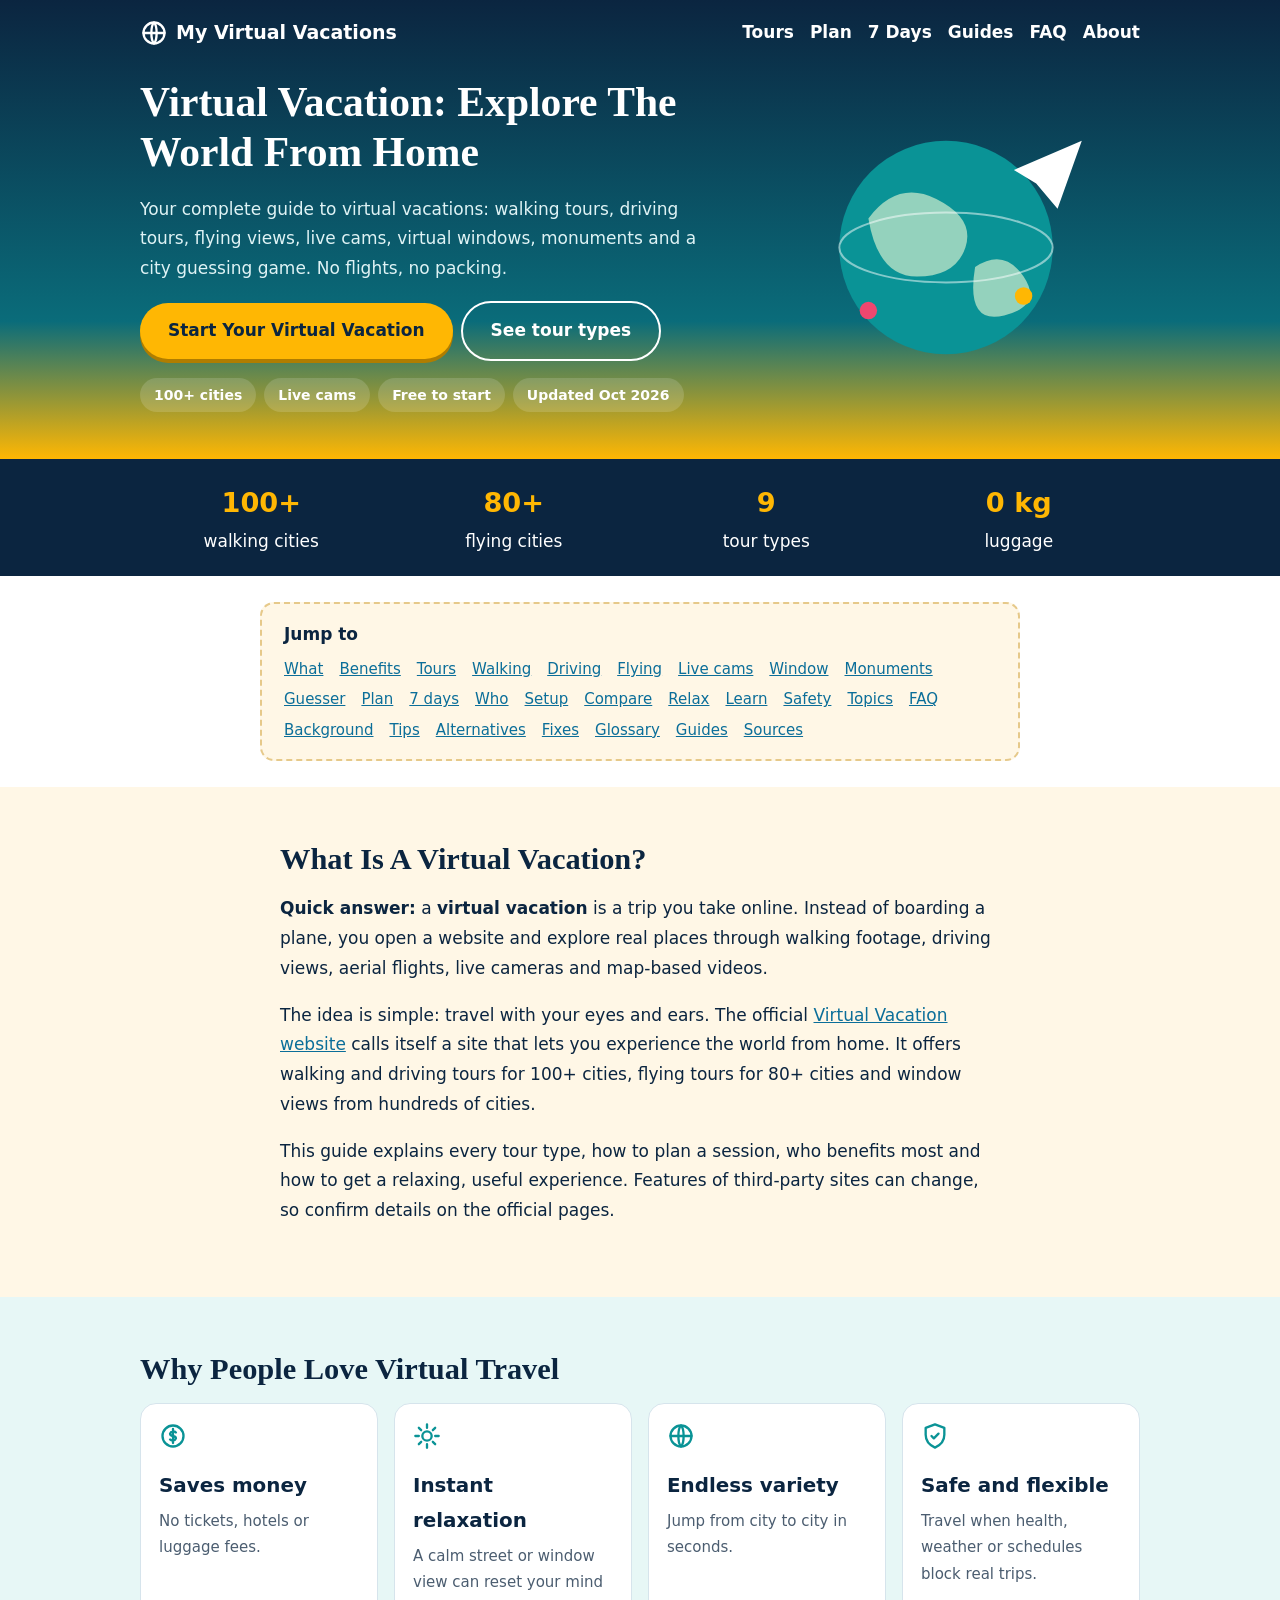
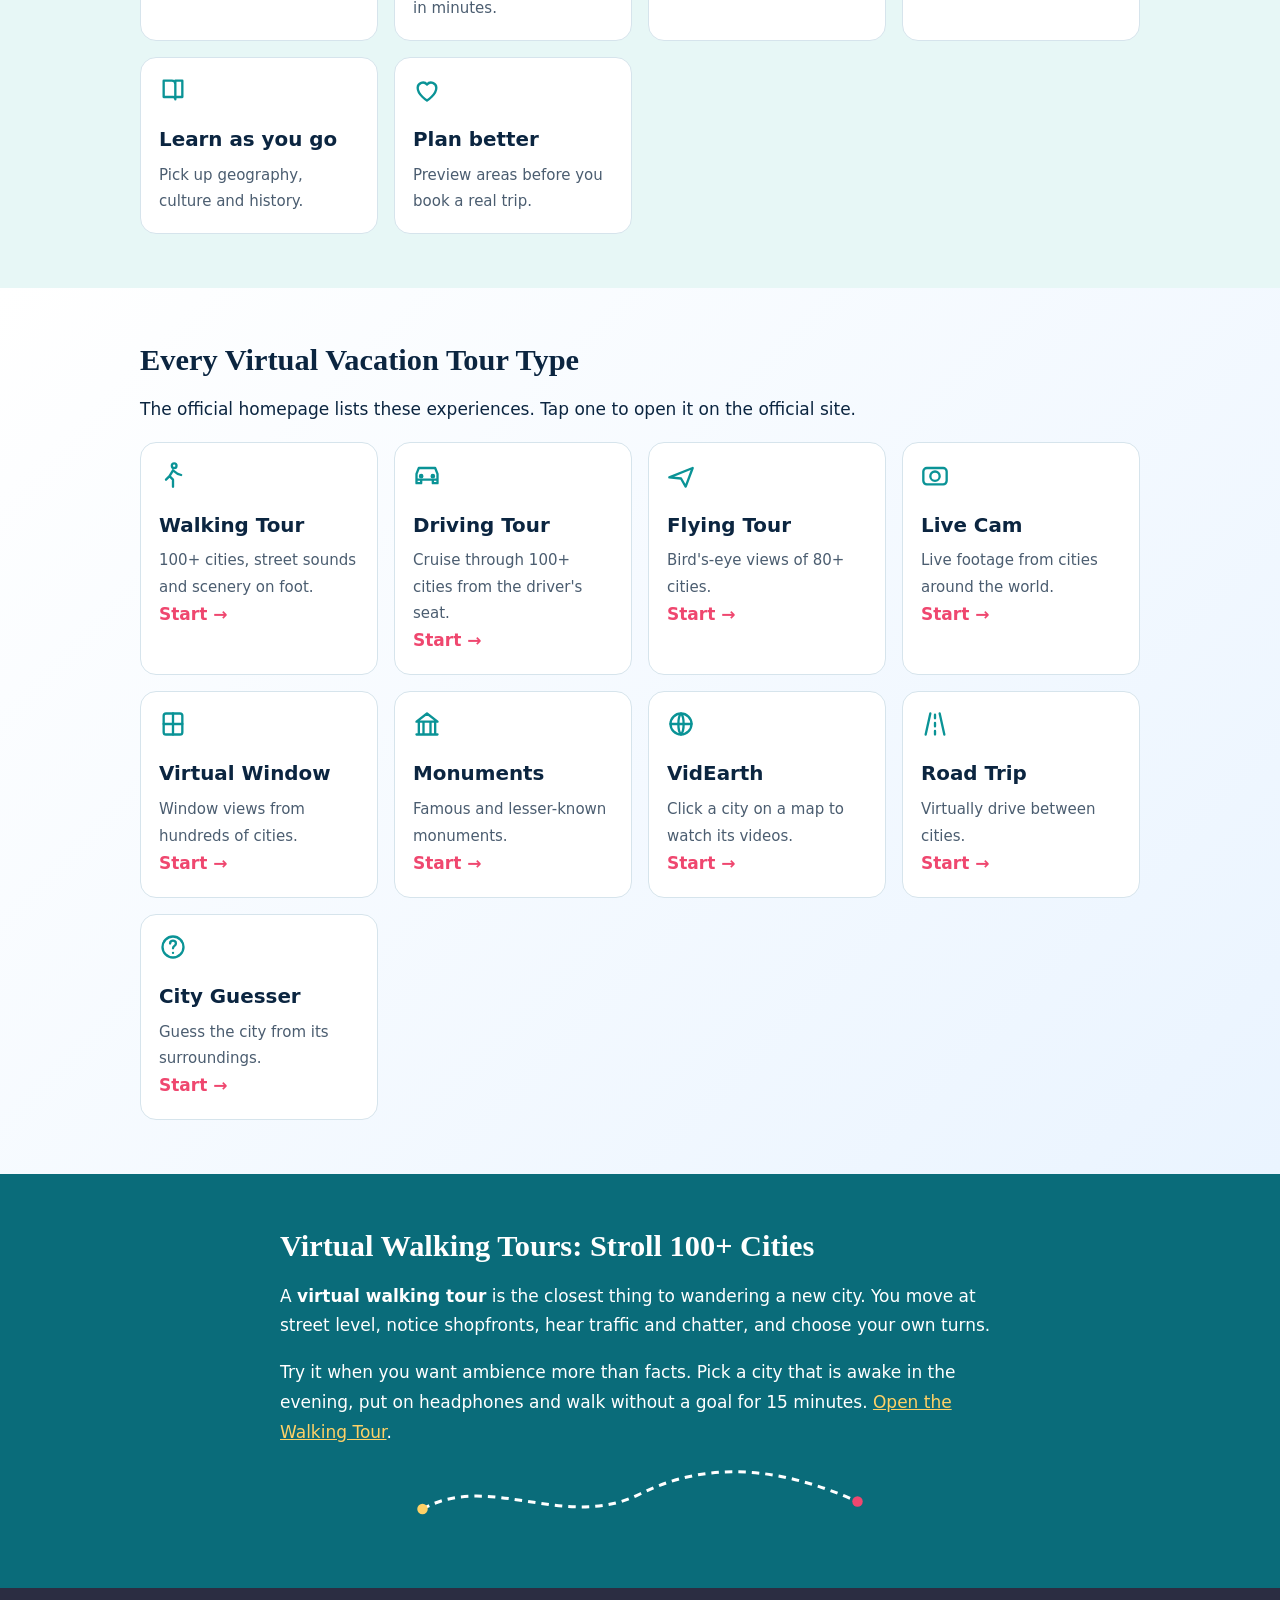
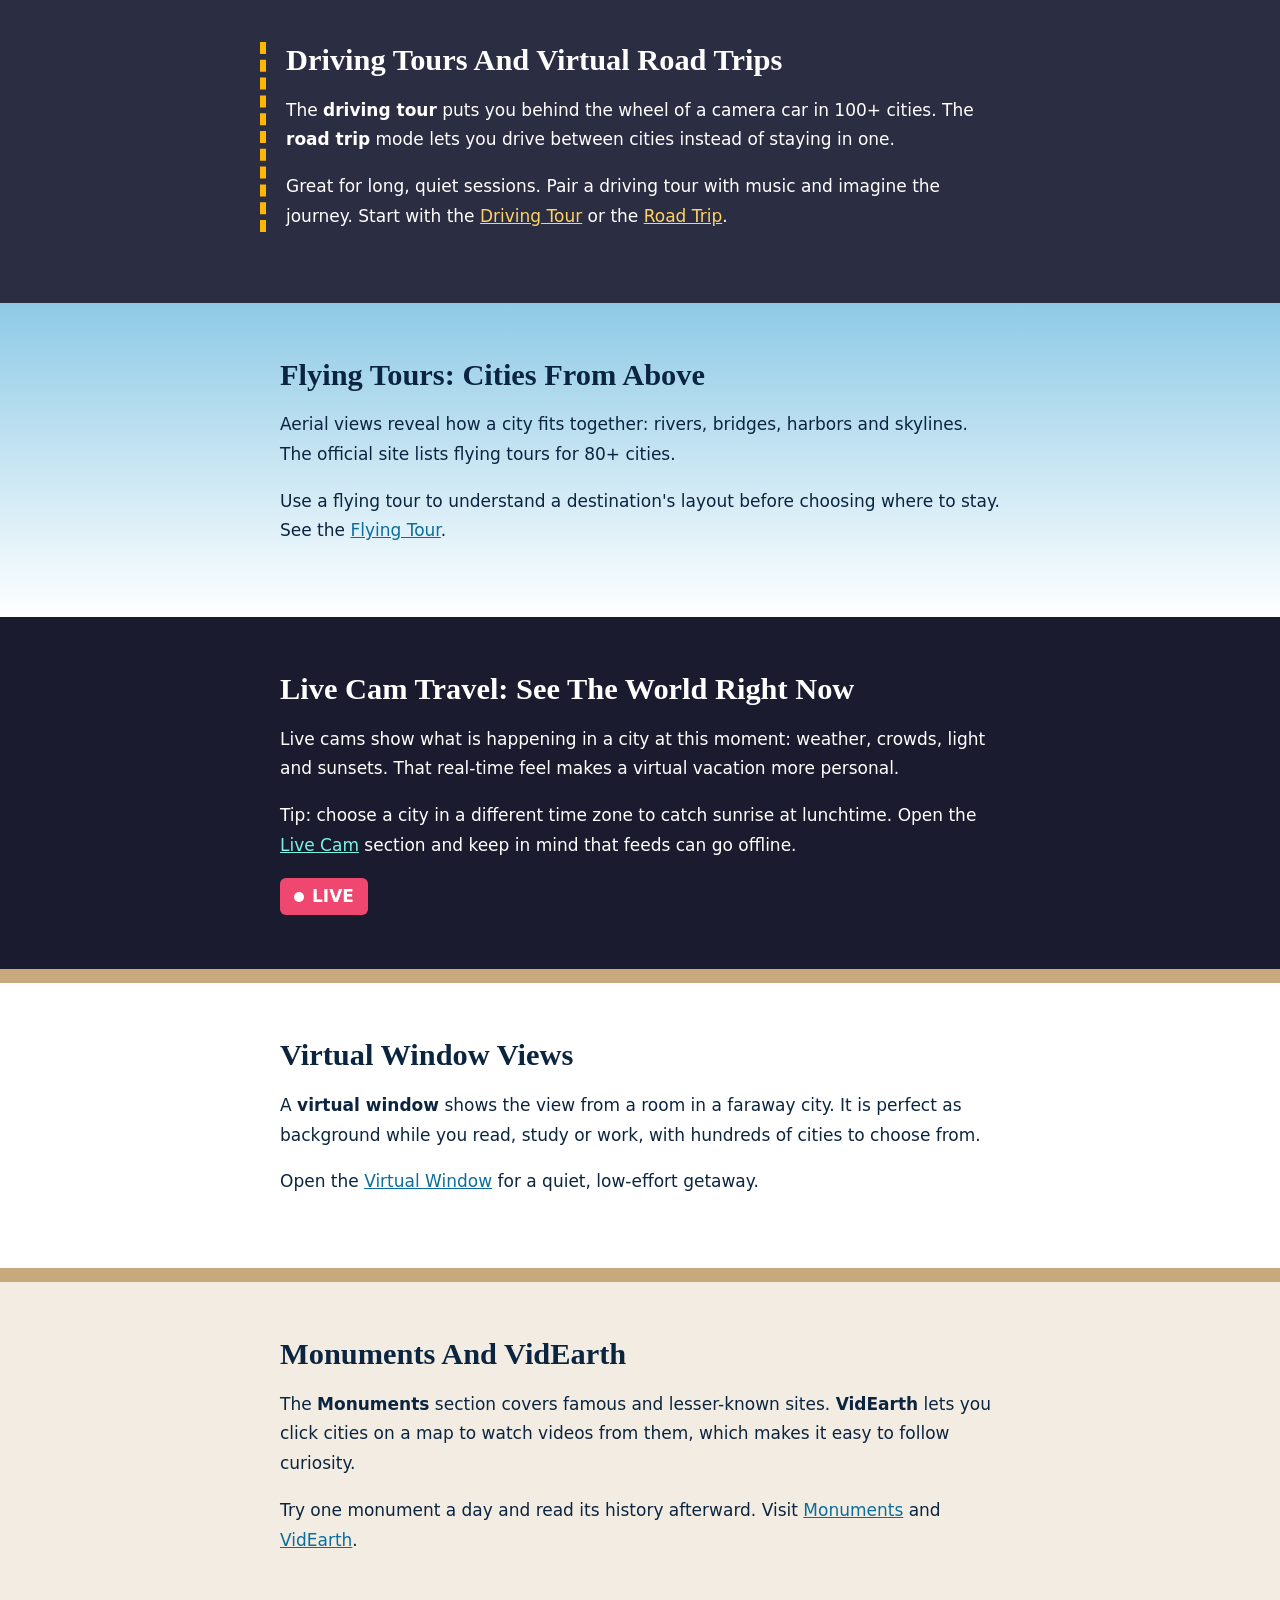
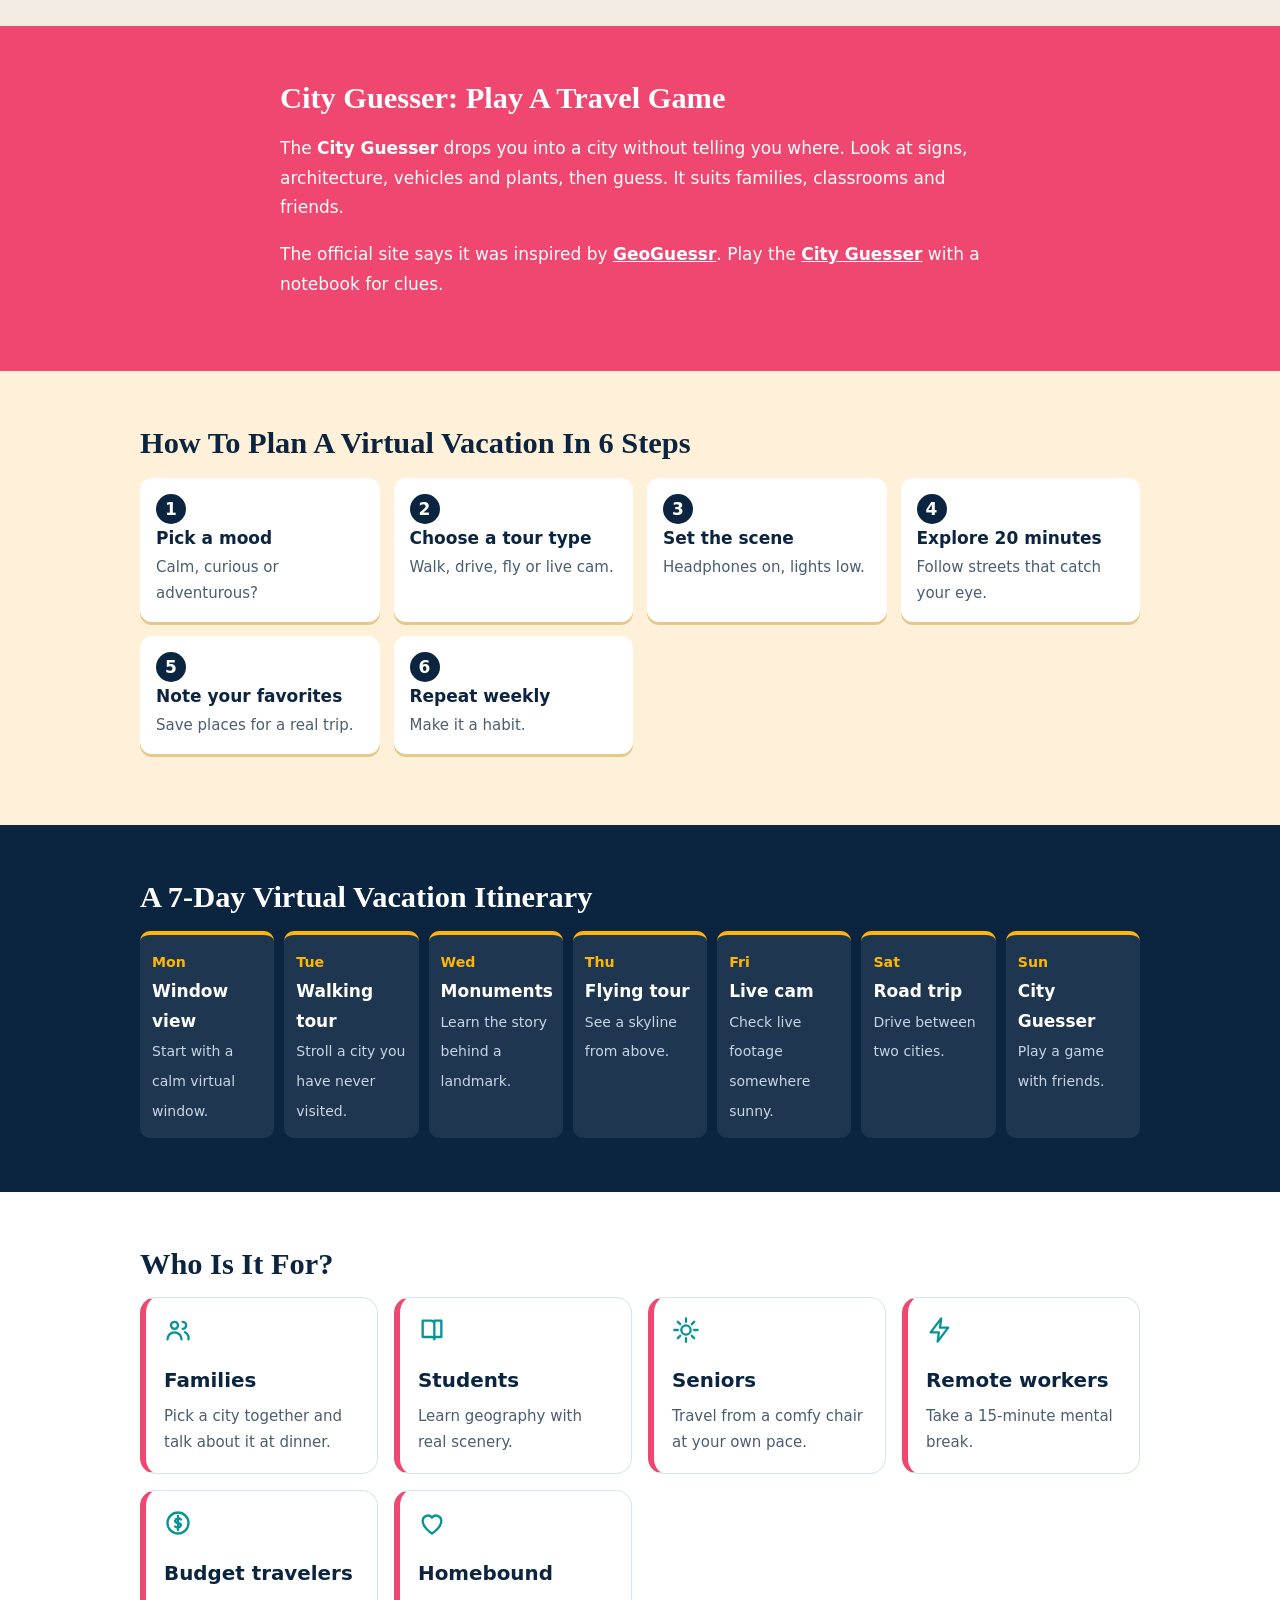
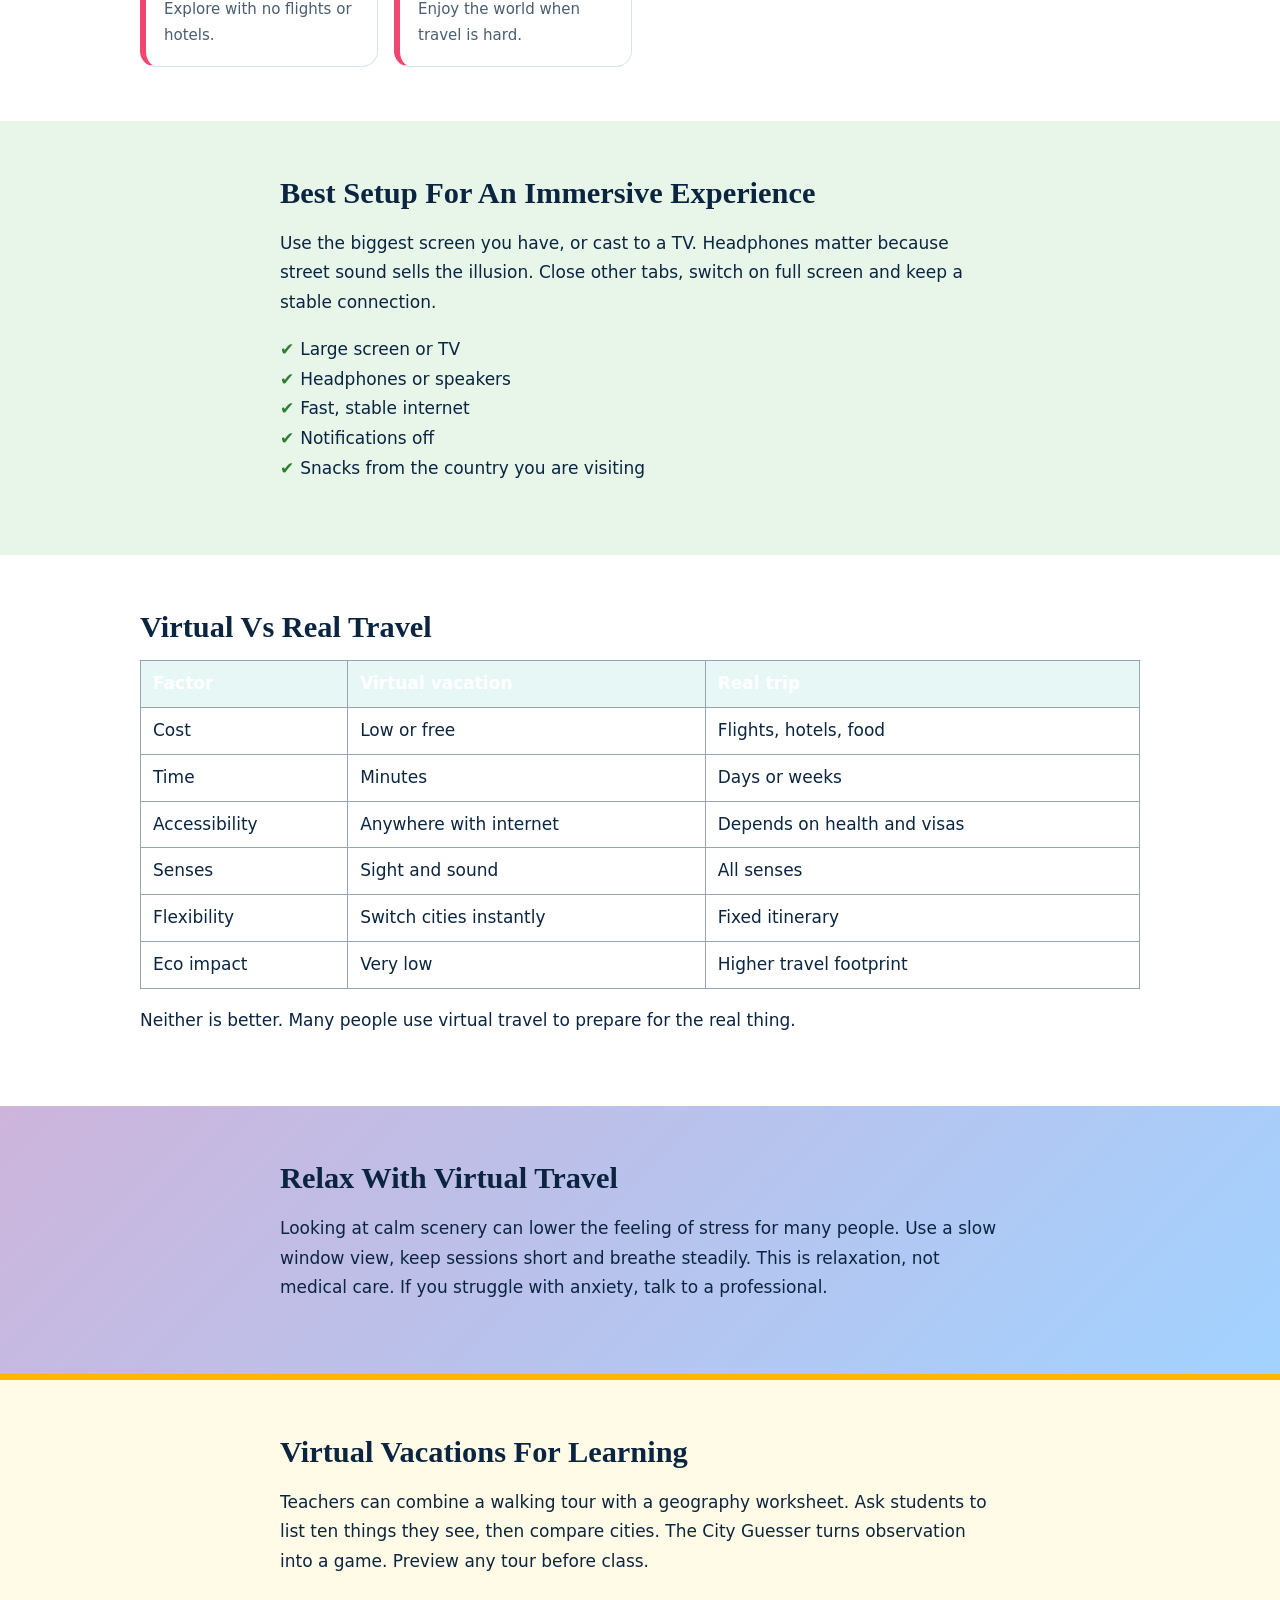
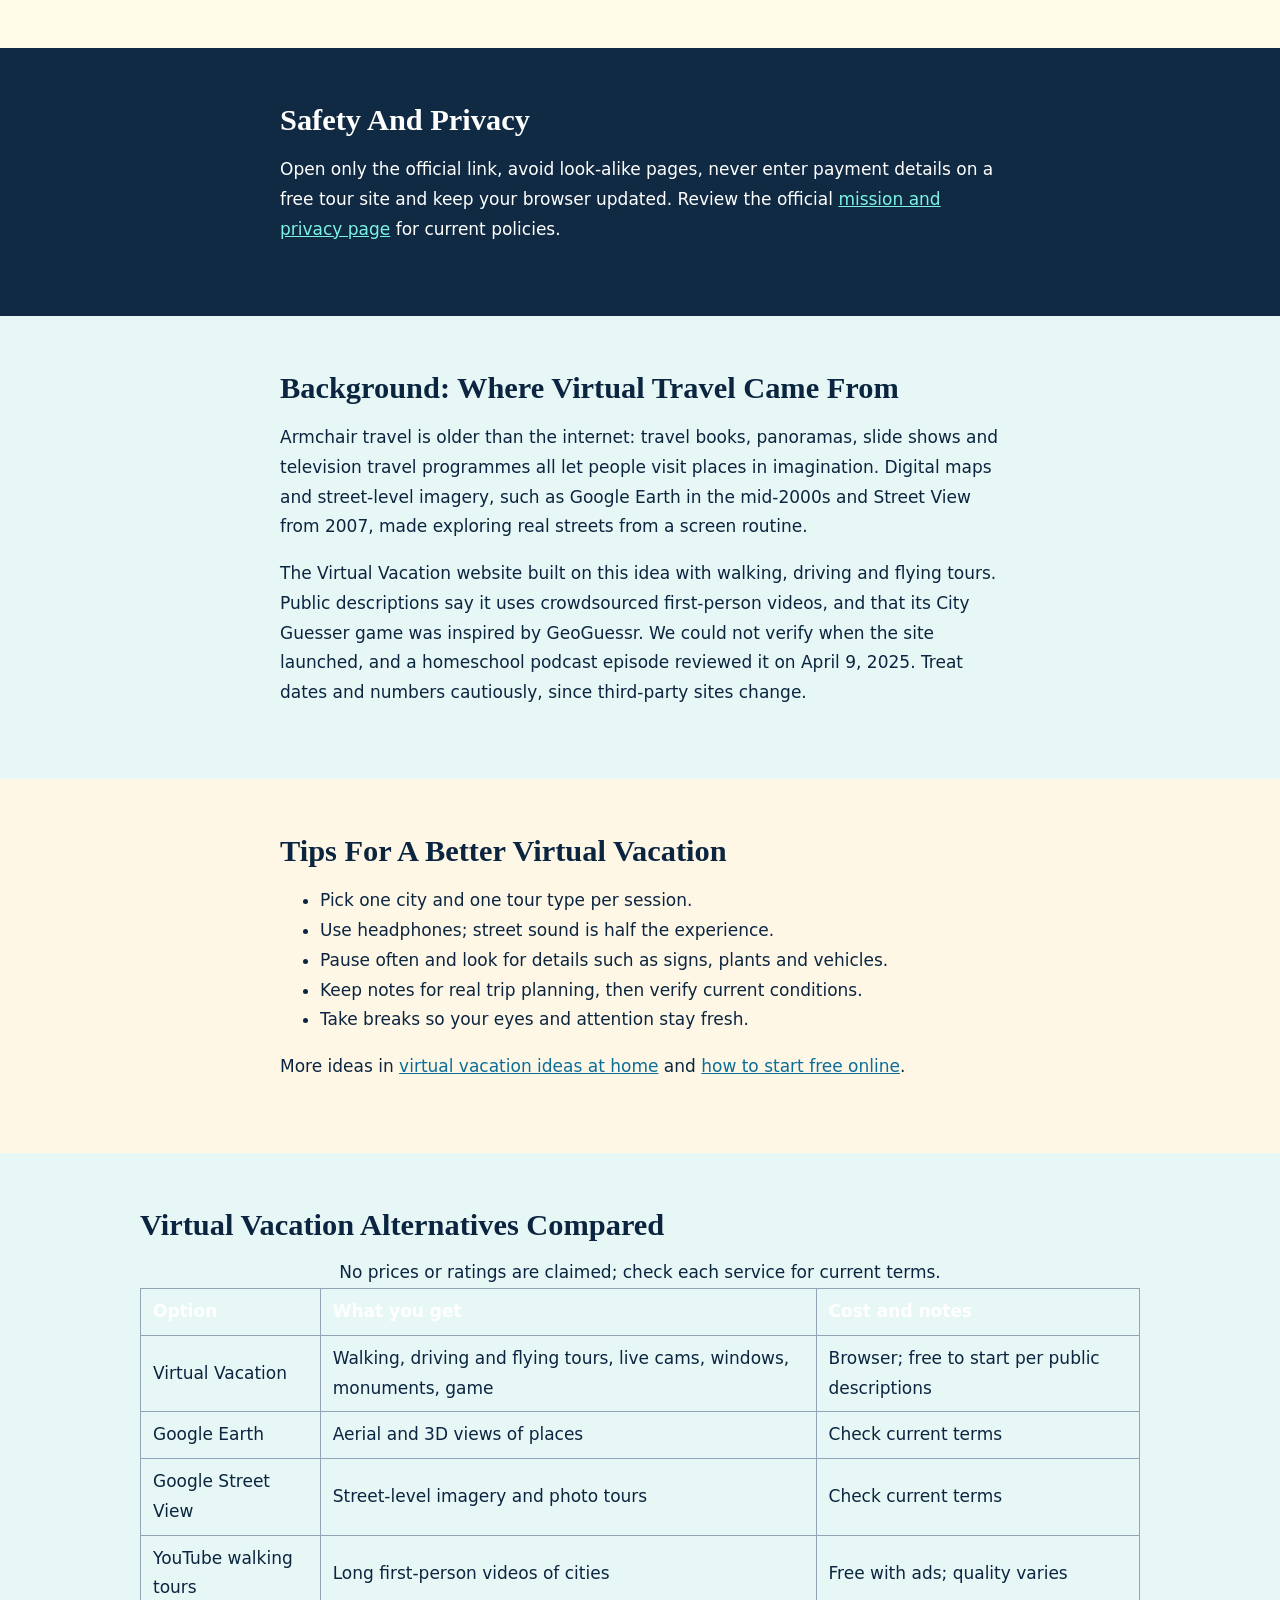
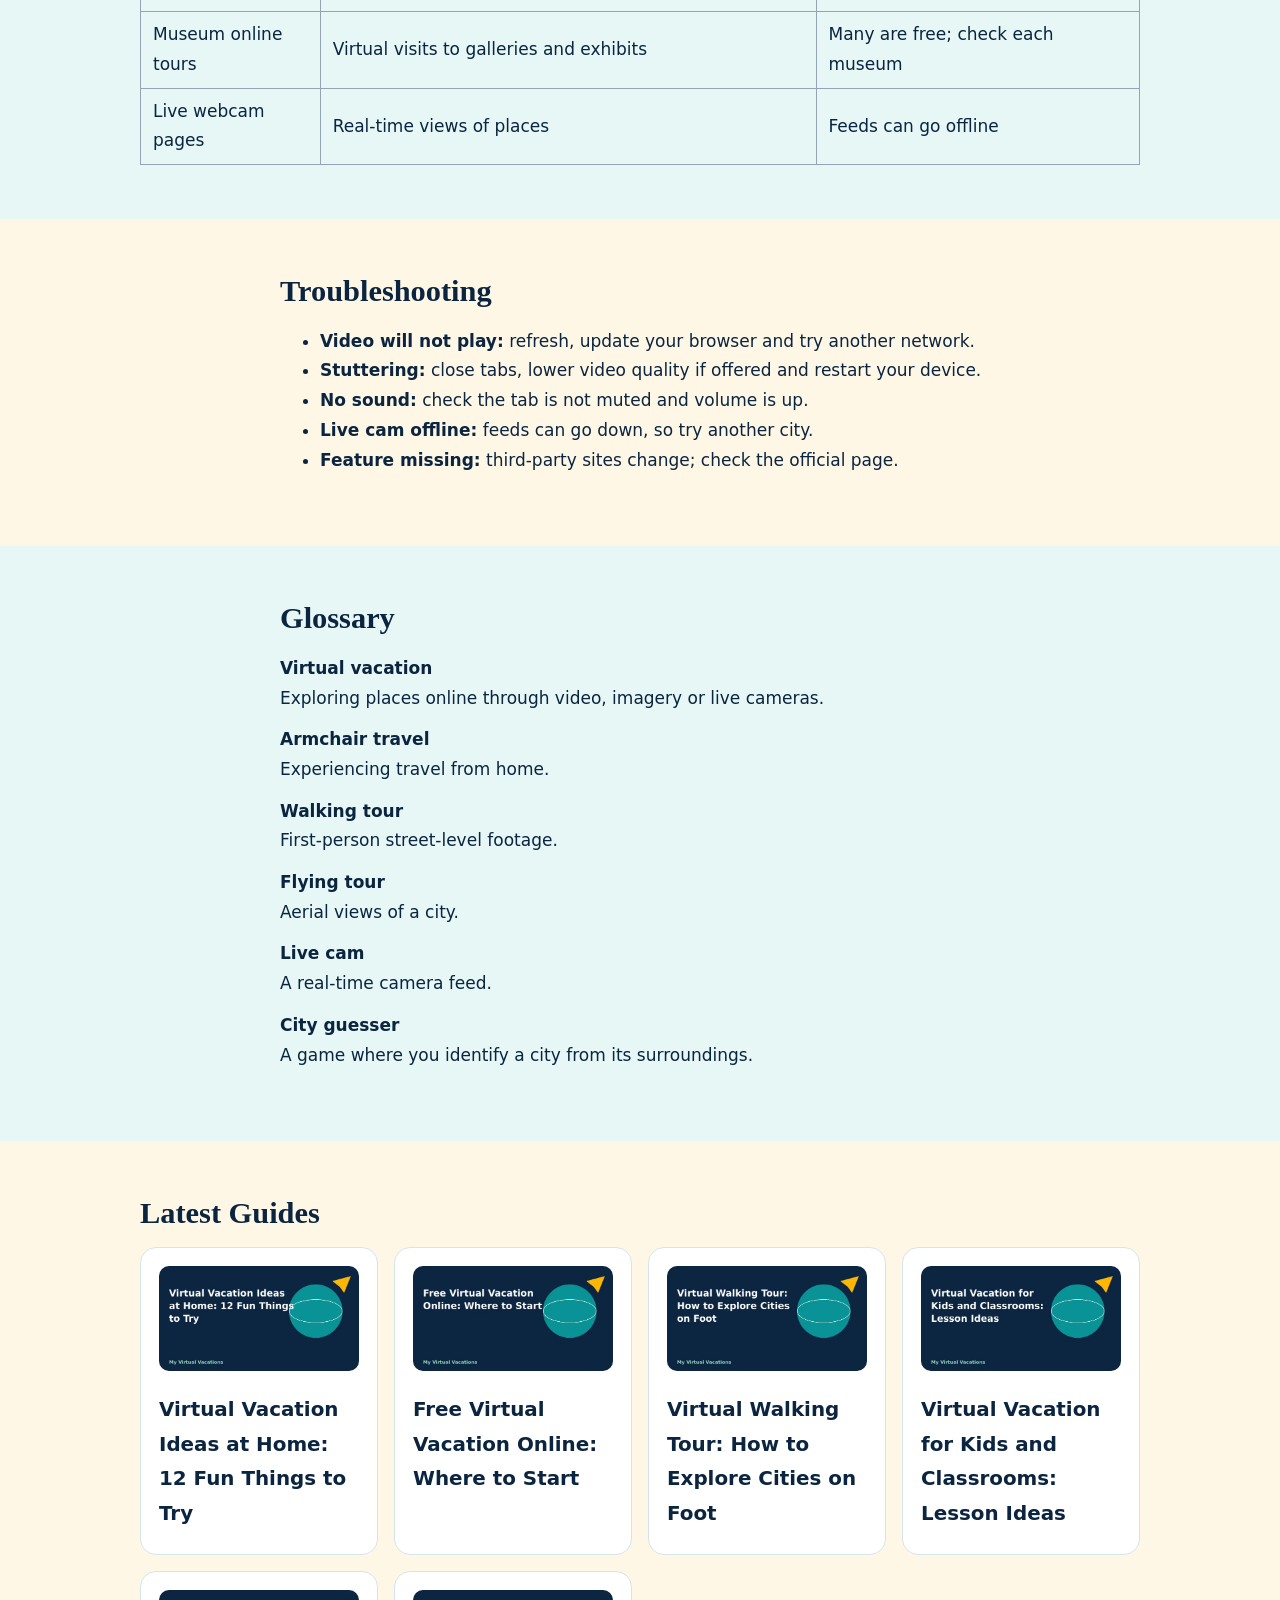
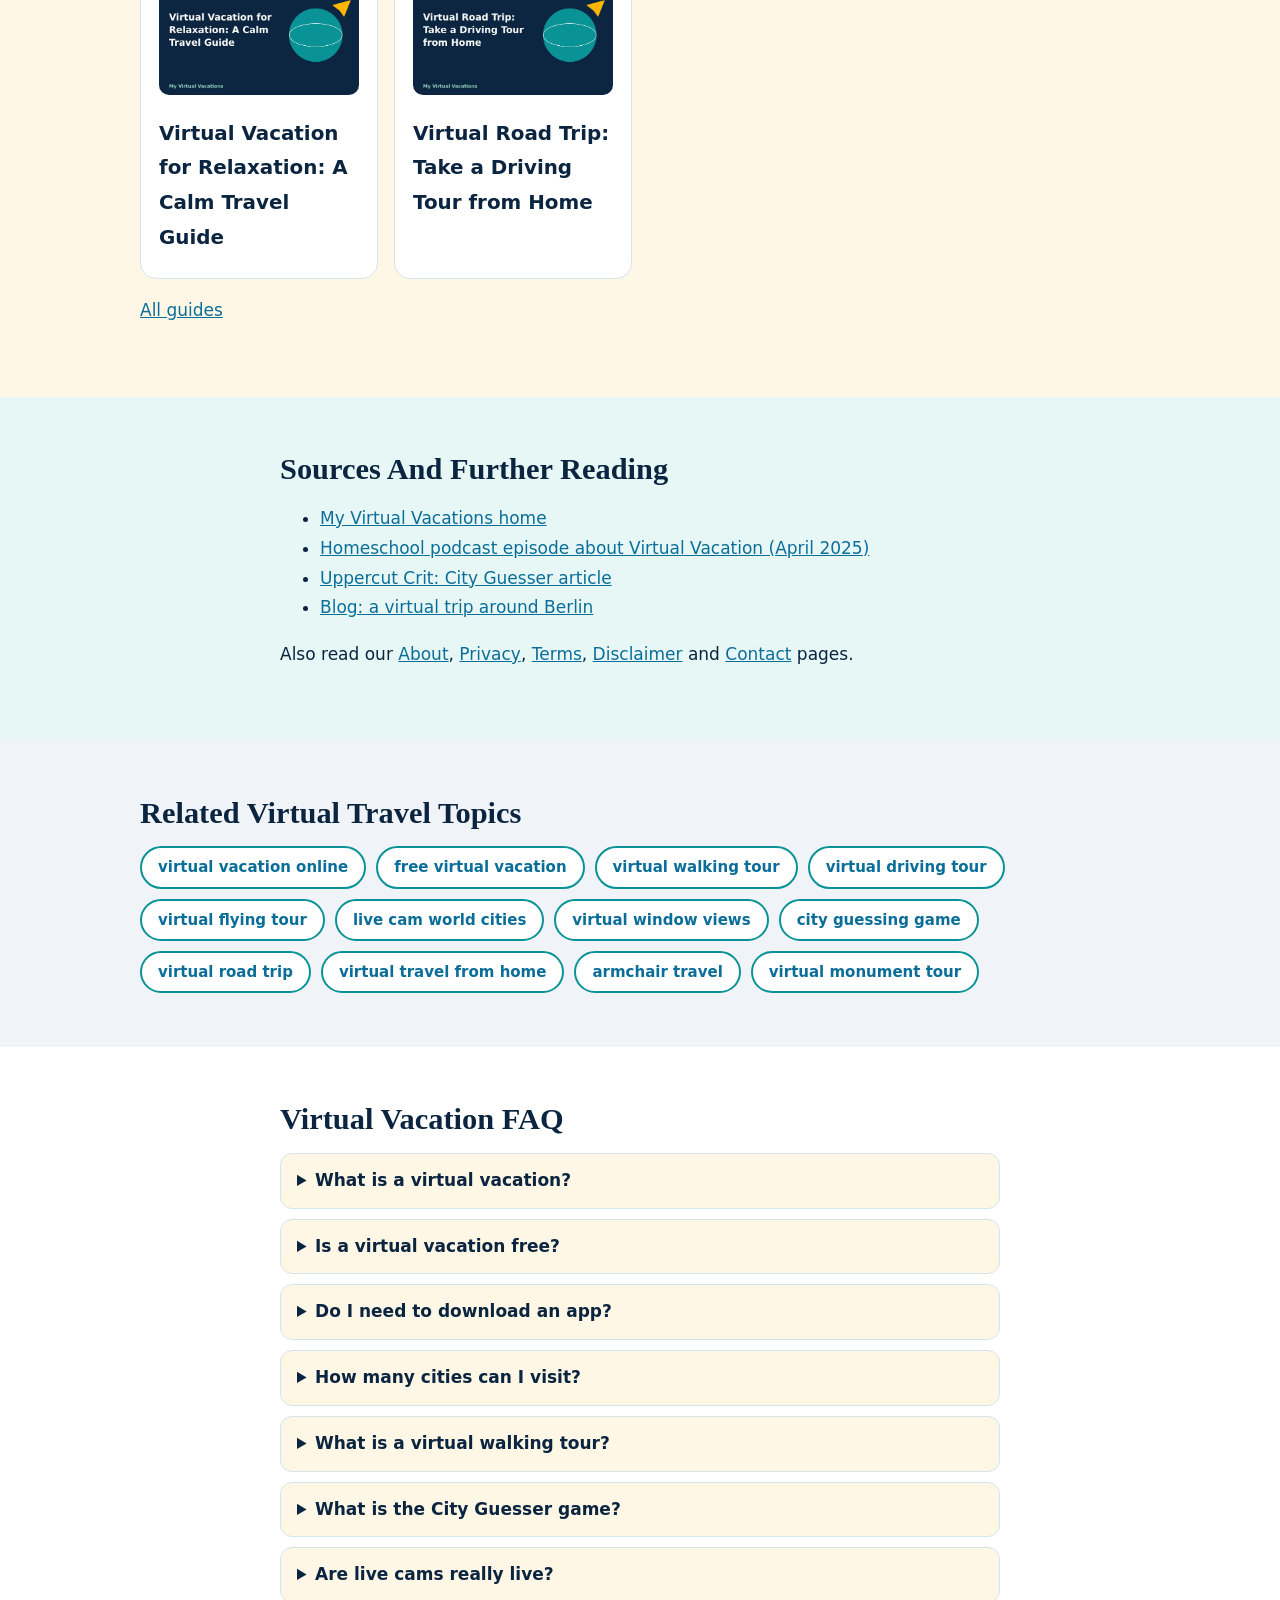
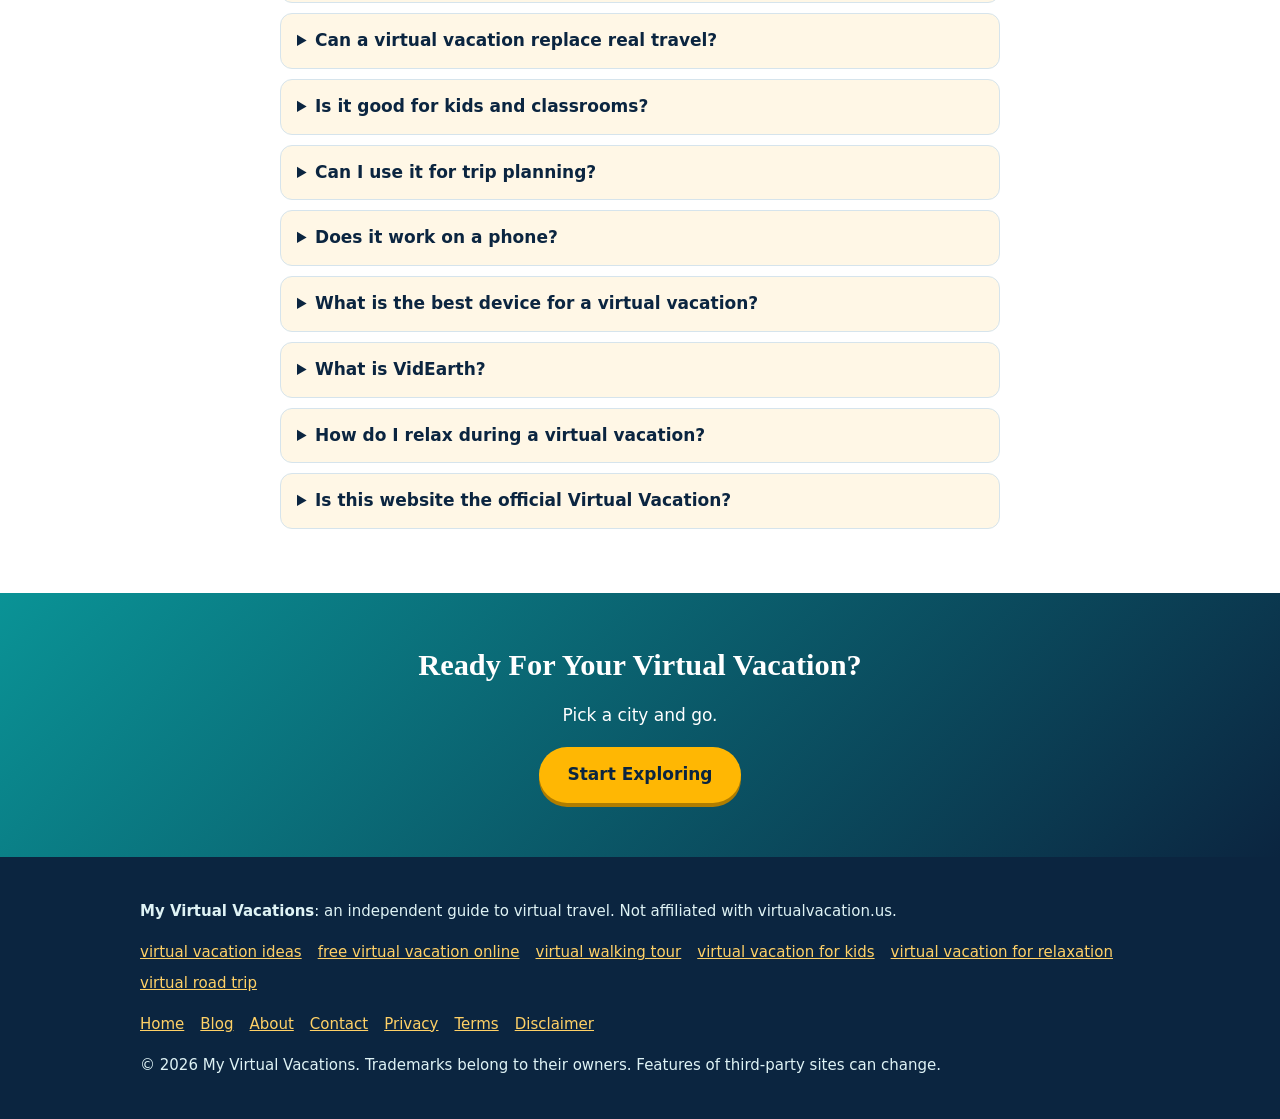
<file: index.html>
<!doctype html><html lang="en"><head><meta charset="utf-8"><meta name="viewport" content="width=device-width,initial-scale=1,viewport-fit=cover"><meta name="google-site-verification" content="3ExGo9vRrgwkmXlETadLTEemdp4cSYKHnnXn-YTymM0" />
<title>Virtual Vacation: Free Online Tours &amp; Live Cams</title><meta name="description" content="Plan a virtual vacation from home: free walking tours, driving tours, flying views, live cams, virtual windows and a city guessing game. Tips, plans and FAQs."><meta name="robots" content="index,follow,max-snippet:-1,max-image-preview:large"><meta name="theme-color" content="#0b2540"><link rel="canonical" href="https://myvirtualvacations.com/"><link rel="alternate" hreflang="en" href="https://myvirtualvacations.com/"><link rel="alternate" hreflang="x-default" href="https://myvirtualvacations.com/">
<link rel="icon" type="image/svg+xml" href="/favicon.svg"><link rel="icon" type="image/png" sizes="192x192" href="/icon-192.png"><link rel="apple-touch-icon" href="/apple-touch-icon.png"><link rel="manifest" href="/manifest.webmanifest">
<meta property="og:type" content="website"><meta property="og:site_name" content="My Virtual Vacations"><meta property="og:title" content="Virtual Vacation: Free Online Tours &amp; Live Cams"><meta property="og:description" content="Plan a virtual vacation from home: free walking tours, driving tours, flying views, live cams, virtual windows and a city guessing game. Tips, plans and FAQs."><meta property="og:url" content="https://myvirtualvacations.com/"><meta property="og:image" content="https://myvirtualvacations.com/og-image.png"><meta property="og:image:width" content="1200"><meta property="og:image:height" content="630"><meta property="og:image:alt" content="Virtual vacation guide with globe and airplane"><meta property="og:locale" content="en_US">
<meta name="twitter:card" content="summary_large_image"><meta name="twitter:title" content="Virtual Vacation: Free Online Tours &amp; Live Cams"><meta name="twitter:description" content="Plan a virtual vacation from home: free walking tours, driving tours, flying views, live cams, virtual windows and a city guessing game. Tips, plans and FAQs."><meta name="twitter:image" content="https://myvirtualvacations.com/og-image.png">
<link rel="stylesheet" href="/assets/style.css"><script type="application/ld+json">{"@context": "https://schema.org", "@graph": [{"@type": "WebSite", "@id": "https://myvirtualvacations.com/#site", "url": "https://myvirtualvacations.com/", "name": "My Virtual Vacations", "inLanguage": "en"}, {"@type": "Organization", "@id": "https://myvirtualvacations.com/#org", "name": "My Virtual Vacations", "url": "https://myvirtualvacations.com/", "logo": {"@type": "ImageObject", "url": "https://myvirtualvacations.com/icon-512.png", "width": 512, "height": 512}, "email": "contact@myvirtualvacations.com"}, {"@type": "WebPage", "@id": "https://myvirtualvacations.com/#page", "url": "https://myvirtualvacations.com/", "name": "Virtual Vacation: Free Online Tours & Live Cams", "description": "Plan a virtual vacation from home: free walking tours, driving tours, flying views, live cams, virtual windows and a city guessing game. Tips, plans and FAQs.", "isPartOf": {"@id": "https://myvirtualvacations.com/#site"}, "inLanguage": "en", "primaryImageOfPage": {"@type": "ImageObject", "url": "https://myvirtualvacations.com/og-image.png"}}, {"@type": "BreadcrumbList", "itemListElement": [{"@type": "ListItem", "position": 1, "name": "Home", "item": "https://myvirtualvacations.com/"}]}, {"@type": "HowTo", "name": "How to plan a virtual vacation", "totalTime": "PT30M", "step": [{"@type": "HowToStep", "name": "Pick a mood", "text": "Calm, curious or adventurous?"}, {"@type": "HowToStep", "name": "Choose a tour type", "text": "Walk, drive, fly or live cam."}, {"@type": "HowToStep", "name": "Set the scene", "text": "Headphones on, lights low."}, {"@type": "HowToStep", "name": "Explore 20 minutes", "text": "Follow streets that catch your eye."}, {"@type": "HowToStep", "name": "Note your favorites", "text": "Save places for a real trip."}, {"@type": "HowToStep", "name": "Repeat weekly", "text": "Make it a habit."}]}, {"@type": "FAQPage", "mainEntity": [{"@type": "Question", "name": "What is a virtual vacation?", "acceptedAnswer": {"@type": "Answer", "text": "A virtual vacation is a trip you take on a screen. You explore cities through walking, driving or flying footage, live cams and map-based videos without leaving home."}}, {"@type": "Question", "name": "Is a virtual vacation free?", "acceptedAnswer": {"@type": "Answer", "text": "The official Virtual Vacation website lets you start tours, live cams and games in your browser. Always check the site for current terms."}}, {"@type": "Question", "name": "Do I need to download an app?", "acceptedAnswer": {"@type": "Answer", "text": "No. The tours run in a modern browser on desktop, tablet or phone."}}, {"@type": "Question", "name": "How many cities can I visit?", "acceptedAnswer": {"@type": "Answer", "text": "The official site lists walking and driving tours across 100+ cities, flying tours for 80+ cities and window views from hundreds of cities."}}, {"@type": "Question", "name": "What is a virtual walking tour?", "acceptedAnswer": {"@type": "Answer", "text": "It is a first-person walk through a city with real street scenery and ambient sound, so you feel like you are strolling its streets."}}, {"@type": "Question", "name": "What is the City Guesser game?", "acceptedAnswer": {"@type": "Answer", "text": "A guessing game that drops you into a city. You look around, listen and try to work out where you are."}}, {"@type": "Question", "name": "Are live cams really live?", "acceptedAnswer": {"@type": "Answer", "text": "The Live Cam section shows live footage from cities. Availability depends on the camera feeds, so some may be offline at times."}}, {"@type": "Question", "name": "Can a virtual vacation replace real travel?", "acceptedAnswer": {"@type": "Answer", "text": "It cannot replace the full experience, but it is a good way to relax, plan, learn or travel when budget, health or time limits you."}}, {"@type": "Question", "name": "Is it good for kids and classrooms?", "acceptedAnswer": {"@type": "Answer", "text": "Yes. Teachers and parents use virtual tours to teach geography and culture. Preview content first and guide younger children."}}, {"@type": "Question", "name": "Can I use it for trip planning?", "acceptedAnswer": {"@type": "Answer", "text": "Yes. Walking a street or viewing a monument first helps you decide what to see in person."}}, {"@type": "Question", "name": "Does it work on a phone?", "acceptedAnswer": {"@type": "Answer", "text": "Modern mobile browsers can run the tours. A larger screen or casting to a TV gives a more immersive view."}}, {"@type": "Question", "name": "What is the best device for a virtual vacation?", "acceptedAnswer": {"@type": "Answer", "text": "A big monitor or TV with good speakers or headphones. A stable internet connection matters most."}}, {"@type": "Question", "name": "What is VidEarth?", "acceptedAnswer": {"@type": "Answer", "text": "A tool where you click cities on a world map to watch videos from them."}}, {"@type": "Question", "name": "How do I relax during a virtual vacation?", "acceptedAnswer": {"@type": "Answer", "text": "Dim the lights, use headphones, pick a calm city or window view and give yourself 20 to 30 minutes without notifications."}}, {"@type": "Question", "name": "Is this website the official Virtual Vacation?", "acceptedAnswer": {"@type": "Answer", "text": "No. My Virtual Vacations is an independent guide and is not affiliated with virtualvacation.us. Use the official link to start your tours."}}]}]}</script></head><body>
<a class="skip" href="#main">Skip to content</a>
<header class="hero"><div class="w"><div class="top"><a class="br" href="/" aria-label="My Virtual Vacations home"><svg class="ic" viewBox="0 0 24 24" aria-hidden="true"><circle cx="12" cy="12" r="9"/><path d="M3 12h18M12 3c3 3 3 15 0 18M12 3c-3 3-3 15 0 18"/></svg>My Virtual Vacations</a><nav aria-label="Primary"><a href="/#tours">Tours</a><a href="/#plan">Plan</a><a href="/#week">7 Days</a><a href="/blog/">Guides</a><a href="/#faq">FAQ</a><a href="/about/">About</a></nav></div>
<div class="hg"><div><h1>Virtual Vacation: Explore The World From Home</h1><p>Your complete guide to virtual vacations: walking tours, driving tours, flying views, live cams, virtual windows, monuments and a city guessing game. No flights, no packing.</p>
<a class="btn" href="https://myvirtualvacations.com/">Start Your Virtual Vacation</a><a class="btn o" href="#tours">See tour types</a>
<ul class="pills"><li>100+ cities</li><li>Live cams</li><li>Free to start</li><li>Updated Oct 2026</li></ul></div><svg class='art' viewBox='0 0 400 300' role='img' aria-label='Globe with airplane and landmarks'><circle cx='200' cy='150' r='110' fill='#0a9396'/><path d='M120 120q30-40 70-20t30 50-50 30-50-60zM230 170q30-20 50 10t-20 40-30-50z' fill='#94d2bd'/><ellipse cx='200' cy='150' rx='110' ry='36' fill='none' stroke='#fff' stroke-width='2' opacity='.5'/><path d='M270 70l70-30-25 70-22-26z' fill='#fff'/><circle cx='120' cy='215' r='9' fill='#ef476f'/><circle cx='280' cy='200' r='9' fill='#ffb703'/></svg></div></div></header>
<div class="band"><div class="w"><ul aria-label="At a glance"><li><b>100+</b>walking cities</li><li><b>80+</b>flying cities</li><li><b>9</b>tour types</li><li><b>0 kg</b>luggage</li></ul></div></div>
<main id="main"><div class="w"><nav class="toc n" aria-label="Table of contents" style="margin-left:auto;margin-right:auto"><strong>Jump to</strong><ul><li><a href='#what'>What</a></li><li><a href='#why'>Benefits</a></li><li><a href='#tours'>Tours</a></li><li><a href='#walking'>Walking</a></li><li><a href='#driving'>Driving</a></li><li><a href='#flying'>Flying</a></li><li><a href='#live'>Live cams</a></li><li><a href='#window'>Window</a></li><li><a href='#monuments'>Monuments</a></li><li><a href='#guess'>Guesser</a></li><li><a href='#plan'>Plan</a></li><li><a href='#week'>7 days</a></li><li><a href='#who'>Who</a></li><li><a href='#setup'>Setup</a></li><li><a href='#compare'>Compare</a></li><li><a href='#relax'>Relax</a></li><li><a href='#learn'>Learn</a></li><li><a href='#safe'>Safety</a></li><li><a href='#keywords'>Topics</a></li><li><a href='#faq'>FAQ</a></li><li><a href="#history">Background</a></li><li><a href="#tips">Tips</a></li><li><a href="#alternatives">Alternatives</a></li><li><a href="#fix">Fixes</a></li><li><a href="#glossary">Glossary</a></li><li><a href="#guides">Guides</a></li><li><a href="#sources">Sources</a></li></ul></nav></div>
<section id='what' class='s1'><div class='w n'><h2>What Is A Virtual Vacation?</h2><p><strong>Quick answer:</strong> a <strong>virtual vacation</strong> is a trip you take online. Instead of boarding a plane, you open a website and explore real places through walking footage, driving views, aerial flights, live cameras and map-based videos.</p><p>The idea is simple: travel with your eyes and ears. The official <a href='https://myvirtualvacations.com/'>Virtual Vacation website</a> calls itself a site that lets you experience the world from home. It offers walking and driving tours for 100+ cities, flying tours for 80+ cities and window views from hundreds of cities.</p><p>This guide explains every tour type, how to plan a session, who benefits most and how to get a relaxing, useful experience. Features of third-party sites can change, so confirm details on the official pages.</p></div></section><section id='why' class='s2'><div class='w w'><h2>Why People Love Virtual Travel</h2><div class='g3'><div class='c'><svg class='ic' viewBox='0 0 24 24' aria-hidden='true'><circle cx='12' cy='12' r='9'/><path d='M14.5 9a3 3 0 00-5 1c0 3 5 1 5 4a3 3 0 01-5 1M12 6v12'/></svg><h3>Saves money</h3><p>No tickets, hotels or luggage fees.</p></div><div class='c'><svg class='ic' viewBox='0 0 24 24' aria-hidden='true'><circle cx='12' cy='12' r='4'/><path d='M12 2v3M12 19v3M2 12h3M19 12h3M5 5l2 2M17 17l2 2M19 5l-2 2M7 17l-2 2'/></svg><h3>Instant relaxation</h3><p>A calm street or window view can reset your mind in minutes.</p></div><div class='c'><svg class='ic' viewBox='0 0 24 24' aria-hidden='true'><circle cx='12' cy='12' r='9'/><path d='M3 12h18M12 3c3 3 3 15 0 18M12 3c-3 3-3 15 0 18'/></svg><h3>Endless variety</h3><p>Jump from city to city in seconds.</p></div><div class='c'><svg class='ic' viewBox='0 0 24 24' aria-hidden='true'><path d='M12 2l8 3v6c0 5-3.5 9-8 11-4.5-2-8-6-8-11V5z'/><path d='M9 12l2 2 4-4'/></svg><h3>Safe and flexible</h3><p>Travel when health, weather or schedules block real trips.</p></div><div class='c'><svg class='ic' viewBox='0 0 24 24' aria-hidden='true'><path d='M4 4h7a3 3 0 013 3v13a2 2 0 00-2-2H4zM20 4h-6v14h6z'/></svg><h3>Learn as you go</h3><p>Pick up geography, culture and history.</p></div><div class='c'><svg class='ic' viewBox='0 0 24 24' aria-hidden='true'><path d='M12 21s-8-5-8-11a4.5 4.5 0 018-2.7A4.5 4.5 0 0120 10c0 6-8 11-8 11z'/></svg><h3>Plan better</h3><p>Preview areas before you book a real trip.</p></div></div></div></section><section id='tours' class='s3'><div class='w w'><h2>Every Virtual Vacation Tour Type</h2><p>The official homepage lists these experiences. Tap one to open it on the official site.</p><div class='g3'><a class='tc' href='https://myvirtualvacations.com/#walking'><svg class='ic' viewBox='0 0 24 24' aria-hidden='true'><circle cx='13' cy='4' r='2'/><path d='M12 8l-3 5 3 3v6M12 8l4 3 3 1M9 13l-3 3'/></svg><h3>Walking Tour</h3><p>100+ cities, street sounds and scenery on foot.</p><span>Start →</span></a><a class='tc' href='https://myvirtualvacations.com/#driving'><svg class='ic' viewBox='0 0 24 24' aria-hidden='true'><path d='M3 16V11l2-5h14l2 5v5zM3 16v3h4v-3M17 16v3h4v-3'/><circle cx='7' cy='13' r='1'/><circle cx='17' cy='13' r='1'/></svg><h3>Driving Tour</h3><p>Cruise through 100+ cities from the driver's seat.</p><span>Start →</span></a><a class='tc' href='https://myvirtualvacations.com/#flying'><svg class='ic' viewBox='0 0 24 24' aria-hidden='true'><path d='M2 14l20-8-6 16-4-7z'/></svg><h3>Flying Tour</h3><p>Bird's-eye views of 80+ cities.</p><span>Start →</span></a><a class='tc' href='https://myvirtualvacations.com/#live'><svg class='ic' viewBox='0 0 24 24' aria-hidden='true'><rect x='2' y='6' width='20' height='14' rx='3'/><circle cx='12' cy='13' r='4'/></svg><h3>Live Cam</h3><p>Live footage from cities around the world.</p><span>Start →</span></a><a class='tc' href='https://myvirtualvacations.com/#window'><svg class='ic' viewBox='0 0 24 24' aria-hidden='true'><rect x='4' y='3' width='16' height='18' rx='2'/><path d='M12 3v18M4 12h16'/></svg><h3>Virtual Window</h3><p>Window views from hundreds of cities.</p><span>Start →</span></a><a class='tc' href='https://myvirtualvacations.com/#monuments'><svg class='ic' viewBox='0 0 24 24' aria-hidden='true'><path d='M3 21h18M5 21V10M9 21V10M15 21V10M19 21V10M3 10l9-7 9 7z'/></svg><h3>Monuments</h3><p>Famous and lesser-known monuments.</p><span>Start →</span></a><a class='tc' href='https://myvirtualvacations.com/#monuments'><svg class='ic' viewBox='0 0 24 24' aria-hidden='true'><circle cx='12' cy='12' r='9'/><path d='M3 12h18M12 3c3 3 3 15 0 18M12 3c-3 3-3 15 0 18'/></svg><h3>VidEarth</h3><p>Click a city on a map to watch its videos.</p><span>Start →</span></a><a class='tc' href='https://myvirtualvacations.com/#driving'><svg class='ic' viewBox='0 0 24 24' aria-hidden='true'><path d='M8 3L4 21M16 3l4 18M12 4v3M12 11v3M12 18v3'/></svg><h3>Road Trip</h3><p>Virtually drive between cities.</p><span>Start →</span></a><a class='tc' href='https://myvirtualvacations.com/#guess'><svg class='ic' viewBox='0 0 24 24' aria-hidden='true'><circle cx='12' cy='12' r='9'/><path d='M9.5 9a2.5 2.5 0 115 0c0 2-2.5 2-2.5 4M12 17h.01'/></svg><h3>City Guesser</h3><p>Guess the city from its surroundings.</p><span>Start →</span></a></div></div></section><section id='walking' class='s4'><div class='w n'><h2>Virtual Walking Tours: Stroll 100+ Cities</h2><p>A <strong>virtual walking tour</strong> is the closest thing to wandering a new city. You move at street level, notice shopfronts, hear traffic and chatter, and choose your own turns.</p><p>Try it when you want ambience more than facts. Pick a city that is awake in the evening, put on headphones and walk without a goal for 15 minutes. <a href='https://myvirtualvacations.com/#walking'>Open the Walking Tour</a>.</p><div class='path' aria-hidden='true'><svg viewBox='0 0 600 80'><path d='M10 60 C100 10 200 90 300 40 S500 10 590 50' fill='none' stroke='#fff' stroke-width='4' stroke-dasharray='10 8'/><circle cx='10' cy='60' r='7' fill='#ffd166'/><circle cx='590' cy='50' r='7' fill='#ef476f'/></svg></div></div></section><section id='driving' class='s5'><div class='w n'><h2>Driving Tours And Virtual Road Trips</h2><p>The <strong>driving tour</strong> puts you behind the wheel of a camera car in 100+ cities. The <strong>road trip</strong> mode lets you drive between cities instead of staying in one.</p><p>Great for long, quiet sessions. Pair a driving tour with music and imagine the journey. Start with the <a href='https://myvirtualvacations.com/#driving'>Driving Tour</a> or the <a href='https://myvirtualvacations.com/#driving'>Road Trip</a>.</p></div></section><section id='flying' class='s6'><div class='w n'><h2>Flying Tours: Cities From Above</h2><p>Aerial views reveal how a city fits together: rivers, bridges, harbors and skylines. The official site lists flying tours for 80+ cities.</p><p>Use a flying tour to understand a destination's layout before choosing where to stay. See the <a href='https://myvirtualvacations.com/#flying'>Flying Tour</a>.</p></div></section><section id='live' class='s7'><div class='w n'><h2>Live Cam Travel: See The World Right Now</h2><p>Live cams show what is happening in a city at this moment: weather, crowds, light and sunsets. That real-time feel makes a virtual vacation more personal.</p><p>Tip: choose a city in a different time zone to catch sunrise at lunchtime. Open the <a href='https://myvirtualvacations.com/#live'>Live Cam</a> section and keep in mind that feeds can go offline.</p><div class='live'><i></i> LIVE</div></div></section><section id='window' class='s8'><div class='w n'><h2>Virtual Window Views</h2><p>A <strong>virtual window</strong> shows the view from a room in a faraway city. It is perfect as background while you read, study or work, with hundreds of cities to choose from.</p><p>Open the <a href='https://myvirtualvacations.com/#window'>Virtual Window</a> for a quiet, low-effort getaway.</p></div></section><section id='monuments' class='s9'><div class='w n'><h2>Monuments And VidEarth</h2><p>The <strong>Monuments</strong> section covers famous and lesser-known sites. <strong>VidEarth</strong> lets you click cities on a map to watch videos from them, which makes it easy to follow curiosity.</p><p>Try one monument a day and read its history afterward. Visit <a href='https://myvirtualvacations.com/#monuments'>Monuments</a> and <a href='https://myvirtualvacations.com/#monuments'>VidEarth</a>.</p></div></section><section id='guess' class='s10'><div class='w n'><h2>City Guesser: Play A Travel Game</h2><p>The <strong>City Guesser</strong> drops you into a city without telling you where. Look at signs, architecture, vehicles and plants, then guess. It suits families, classrooms and friends.</p><p>The official site says it was inspired by <a href='https://www.geoguessr.com/' target='_blank' rel='noopener noreferrer'>GeoGuessr</a>. Play the <a href='https://myvirtualvacations.com/#guess'>City Guesser</a> with a notebook for clues.</p></div></section><section id='plan' class='s11'><div class='w w'><h2>How To Plan A Virtual Vacation In 6 Steps</h2><ol class='stp'><li><b>Pick a mood</b><span>Calm, curious or adventurous?</span></li><li><b>Choose a tour type</b><span>Walk, drive, fly or live cam.</span></li><li><b>Set the scene</b><span>Headphones on, lights low.</span></li><li><b>Explore 20 minutes</b><span>Follow streets that catch your eye.</span></li><li><b>Note your favorites</b><span>Save places for a real trip.</span></li><li><b>Repeat weekly</b><span>Make it a habit.</span></li></ol></div></section><section id='week' class='s12'><div class='w w'><h2>A 7-Day Virtual Vacation Itinerary</h2><div class='wk'><div><small>Mon</small><b>Window view</b><span>Start with a calm virtual window.</span></div><div><small>Tue</small><b>Walking tour</b><span>Stroll a city you have never visited.</span></div><div><small>Wed</small><b>Monuments</b><span>Learn the story behind a landmark.</span></div><div><small>Thu</small><b>Flying tour</b><span>See a skyline from above.</span></div><div><small>Fri</small><b>Live cam</b><span>Check live footage somewhere sunny.</span></div><div><small>Sat</small><b>Road trip</b><span>Drive between two cities.</span></div><div><small>Sun</small><b>City Guesser</b><span>Play a game with friends.</span></div></div></div></section><section id='who' class='s13'><div class='w w'><h2>Who Is It For?</h2><div class='g3'><div class='c'><svg class='ic' viewBox='0 0 24 24' aria-hidden='true'><circle cx='9' cy='8' r='3'/><path d='M3 20a6 6 0 0112 0M16 5a3 3 0 010 6M18 14a6 6 0 013 6'/></svg><h3>Families</h3><p>Pick a city together and talk about it at dinner.</p></div><div class='c'><svg class='ic' viewBox='0 0 24 24' aria-hidden='true'><path d='M4 4h7a3 3 0 013 3v13a2 2 0 00-2-2H4zM20 4h-6v14h6z'/></svg><h3>Students</h3><p>Learn geography with real scenery.</p></div><div class='c'><svg class='ic' viewBox='0 0 24 24' aria-hidden='true'><circle cx='12' cy='12' r='4'/><path d='M12 2v3M12 19v3M2 12h3M19 12h3M5 5l2 2M17 17l2 2M19 5l-2 2M7 17l-2 2'/></svg><h3>Seniors</h3><p>Travel from a comfy chair at your own pace.</p></div><div class='c'><svg class='ic' viewBox='0 0 24 24' aria-hidden='true'><path d='M13 2L4 14h7l-1 8 9-12h-7z'/></svg><h3>Remote workers</h3><p>Take a 15-minute mental break.</p></div><div class='c'><svg class='ic' viewBox='0 0 24 24' aria-hidden='true'><circle cx='12' cy='12' r='9'/><path d='M14.5 9a3 3 0 00-5 1c0 3 5 1 5 4a3 3 0 01-5 1M12 6v12'/></svg><h3>Budget travelers</h3><p>Explore with no flights or hotels.</p></div><div class='c'><svg class='ic' viewBox='0 0 24 24' aria-hidden='true'><path d='M12 21s-8-5-8-11a4.5 4.5 0 018-2.7A4.5 4.5 0 0120 10c0 6-8 11-8 11z'/></svg><h3>Homebound</h3><p>Enjoy the world when travel is hard.</p></div></div></div></section><section id='setup' class='s14'><div class='w n'><h2>Best Setup For An Immersive Experience</h2><p>Use the biggest screen you have, or cast to a TV. Headphones matter because street sound sells the illusion. Close other tabs, switch on full screen and keep a stable connection.</p><ul class='chk'><li>Large screen or TV</li><li>Headphones or speakers</li><li>Fast, stable internet</li><li>Notifications off</li><li>Snacks from the country you are visiting</li></ul></div></section><section id='compare' class='s15'><div class='w w'><h2>Virtual Vs Real Travel</h2><div class='sc'><table><thead><tr><th>Factor</th><th>Virtual vacation</th><th>Real trip</th></tr></thead><tbody><tr><td>Cost</td><td>Low or free</td><td>Flights, hotels, food</td></tr><tr><td>Time</td><td>Minutes</td><td>Days or weeks</td></tr><tr><td>Accessibility</td><td>Anywhere with internet</td><td>Depends on health and visas</td></tr><tr><td>Senses</td><td>Sight and sound</td><td>All senses</td></tr><tr><td>Flexibility</td><td>Switch cities instantly</td><td>Fixed itinerary</td></tr><tr><td>Eco impact</td><td>Very low</td><td>Higher travel footprint</td></tr></tbody></table></div><p>Neither is better. Many people use virtual travel to prepare for the real thing.</p></div></section><section id='relax' class='s16'><div class='w n'><h2>Relax With Virtual Travel</h2><p>Looking at calm scenery can lower the feeling of stress for many people. Use a slow window view, keep sessions short and breathe steadily. This is relaxation, not medical care. If you struggle with anxiety, talk to a professional.</p></div></section><section id='learn' class='s17'><div class='w n'><h2>Virtual Vacations For Learning</h2><p>Teachers can combine a walking tour with a geography worksheet. Ask students to list ten things they see, then compare cities. The City Guesser turns observation into a game. Preview any tour before class.</p></div></section><section id='safe' class='s18'><div class='w n'><h2>Safety And Privacy</h2><p>Open only the official link, avoid look-alike pages, never enter payment details on a free tour site and keep your browser updated. Review the official <a href='https://myvirtualvacations.com/privacy-policy/'>mission and privacy page</a> for current policies.</p></div></section><section id='history' class='s2'><div class='w n'><h2>Background: Where Virtual Travel Came From</h2><p>Armchair travel is older than the internet: travel books, panoramas, slide shows and television travel programmes all let people visit places in imagination. Digital maps and street-level imagery, such as Google Earth in the mid-2000s and Street View from 2007, made exploring real streets from a screen routine.</p><p>The Virtual Vacation website built on this idea with walking, driving and flying tours. Public descriptions say it uses crowdsourced first-person videos, and that its City Guesser game was inspired by GeoGuessr. We could not verify when the site launched, and a homeschool podcast episode reviewed it on April 9, 2025. Treat dates and numbers cautiously, since third-party sites change.</p></div></section>
<section id='tips' class='s1'><div class='w n'><h2>Tips For A Better Virtual Vacation</h2><ul><li>Pick one city and one tour type per session.</li><li>Use headphones; street sound is half the experience.</li><li>Pause often and look for details such as signs, plants and vehicles.</li><li>Keep notes for real trip planning, then verify current conditions.</li><li>Take breaks so your eyes and attention stay fresh.</li></ul><p>More ideas in <a href='/blog/virtual-vacation-ideas-at-home/'>virtual vacation ideas at home</a> and <a href='/blog/free-virtual-vacation-online/'>how to start free online</a>.</p></div></section>
<section id='alternatives' class='s2'><div class='w'><h2>Virtual Vacation Alternatives Compared</h2><div class='sc'><table><caption>No prices or ratings are claimed; check each service for current terms.</caption><thead><tr><th>Option</th><th>What you get</th><th>Cost and notes</th></tr></thead><tbody><tr><td>Virtual Vacation</td><td>Walking, driving and flying tours, live cams, windows, monuments, game</td><td>Browser; free to start per public descriptions</td></tr><tr><td>Google Earth</td><td>Aerial and 3D views of places</td><td>Check current terms</td></tr><tr><td>Google Street View</td><td>Street-level imagery and photo tours</td><td>Check current terms</td></tr><tr><td>YouTube walking tours</td><td>Long first-person videos of cities</td><td>Free with ads; quality varies</td></tr><tr><td>Museum online tours</td><td>Virtual visits to galleries and exhibits</td><td>Many are free; check each museum</td></tr><tr><td>Live webcam pages</td><td>Real-time views of places</td><td>Feeds can go offline</td></tr></tbody></table></div></div></section>
<section id='fix' class='s1'><div class='w n'><h2>Troubleshooting</h2><ul><li><strong>Video will not play:</strong> refresh, update your browser and try another network.</li><li><strong>Stuttering:</strong> close tabs, lower video quality if offered and restart your device.</li><li><strong>No sound:</strong> check the tab is not muted and volume is up.</li><li><strong>Live cam offline:</strong> feeds can go down, so try another city.</li><li><strong>Feature missing:</strong> third-party sites change; check the official page.</li></ul></div></section>
<section id='glossary' class='s2'><div class='w n'><h2>Glossary</h2><dl><dt>Virtual vacation</dt><dd>Exploring places online through video, imagery or live cameras.</dd><dt>Armchair travel</dt><dd>Experiencing travel from home.</dd><dt>Walking tour</dt><dd>First-person street-level footage.</dd><dt>Flying tour</dt><dd>Aerial views of a city.</dd><dt>Live cam</dt><dd>A real-time camera feed.</dd><dt>City guesser</dt><dd>A game where you identify a city from its surroundings.</dd></dl></div></section>
<section id='guides' class='s1'><div class='w'><h2>Latest Guides</h2><div class='g3'><a class='c' href='/blog/virtual-vacation-ideas-at-home/'><img src='/assets/img/virtual-vacation-ideas-at-home.webp' width='1200' height='630' alt='Cover for Virtual Vacation Ideas at Home: 12 Fun Things to Try' loading='lazy' decoding='async'><h3>Virtual Vacation Ideas at Home: 12 Fun Things to Try</h3></a><a class='c' href='/blog/free-virtual-vacation-online/'><img src='/assets/img/free-virtual-vacation-online.webp' width='1200' height='630' alt='Cover for Free Virtual Vacation Online: Where to Start' loading='lazy' decoding='async'><h3>Free Virtual Vacation Online: Where to Start</h3></a><a class='c' href='/blog/virtual-walking-tour-cities/'><img src='/assets/img/virtual-walking-tour-cities.webp' width='1200' height='630' alt='Cover for Virtual Walking Tour: How to Explore Cities on Foot' loading='lazy' decoding='async'><h3>Virtual Walking Tour: How to Explore Cities on Foot</h3></a><a class='c' href='/blog/virtual-vacation-for-kids-classroom/'><img src='/assets/img/virtual-vacation-for-kids-classroom.webp' width='1200' height='630' alt='Cover for Virtual Vacation for Kids and Classrooms: Lesson Ideas' loading='lazy' decoding='async'><h3>Virtual Vacation for Kids and Classrooms: Lesson Ideas</h3></a><a class='c' href='/blog/virtual-vacation-relaxation-seniors/'><img src='/assets/img/virtual-vacation-relaxation-seniors.webp' width='1200' height='630' alt='Cover for Virtual Vacation for Relaxation: A Calm Travel Guide' loading='lazy' decoding='async'><h3>Virtual Vacation for Relaxation: A Calm Travel Guide</h3></a><a class='c' href='/blog/virtual-road-trip-driving-tour/'><img src='/assets/img/virtual-road-trip-driving-tour.webp' width='1200' height='630' alt='Cover for Virtual Road Trip: Take a Driving Tour from Home' loading='lazy' decoding='async'><h3>Virtual Road Trip: Take a Driving Tour from Home</h3></a></div><p><a href='/blog/'>All guides</a></p></div></section>
<section id='sources' class='s2'><div class='w n'><h2>Sources And Further Reading</h2><ul><li><a href='https://myvirtualvacations.com/'>My Virtual Vacations home</a></li><li><a href='https://homeschoolpodcasts.podcast.show/episode/144351154' target='_blank' rel='noopener noreferrer'>Homeschool podcast episode about Virtual Vacation (April 2025)</a></li><li><a href='https://uppercutcrit.com/city-guesser-the-vicarious-joy-of-walking-outside/' target='_blank' rel='noopener noreferrer'>Uppercut Crit: City Guesser article</a></li><li><a href='https://angelikasgerman.co.uk/how-to-take-a-virtual-trip-around-berlin/' target='_blank' rel='noopener noreferrer'>Blog: a virtual trip around Berlin</a></li></ul><p>Also read our <a href='/about/'>About</a>, <a href='/privacy-policy/'>Privacy</a>, <a href='/terms-of-use/'>Terms</a>, <a href='/disclaimer/'>Disclaimer</a> and <a href='/contact/'>Contact</a> pages.</p></div></section><section id='keywords' class='s19'><div class='w w'><h2>Related Virtual Travel Topics</h2><div class='tags'><a href='#faq'>virtual vacation online</a><a href='#faq'>free virtual vacation</a><a href='#faq'>virtual walking tour</a><a href='#faq'>virtual driving tour</a><a href='#faq'>virtual flying tour</a><a href='#faq'>live cam world cities</a><a href='#faq'>virtual window views</a><a href='#faq'>city guessing game</a><a href='#faq'>virtual road trip</a><a href='#faq'>virtual travel from home</a><a href='#faq'>armchair travel</a><a href='#faq'>virtual monument tour</a></div></div></section><section id='faq' class='s21'><div class='w n'><h2>Virtual Vacation FAQ</h2><details><summary>What is a virtual vacation?</summary><p>A virtual vacation is a trip you take on a screen. You explore cities through walking, driving or flying footage, live cams and map-based videos without leaving home.</p></details><details><summary>Is a virtual vacation free?</summary><p>The official Virtual Vacation website lets you start tours, live cams and games in your browser. Always check the site for current terms.</p></details><details><summary>Do I need to download an app?</summary><p>No. The tours run in a modern browser on desktop, tablet or phone.</p></details><details><summary>How many cities can I visit?</summary><p>The official site lists walking and driving tours across 100+ cities, flying tours for 80+ cities and window views from hundreds of cities.</p></details><details><summary>What is a virtual walking tour?</summary><p>It is a first-person walk through a city with real street scenery and ambient sound, so you feel like you are strolling its streets.</p></details><details><summary>What is the City Guesser game?</summary><p>A guessing game that drops you into a city. You look around, listen and try to work out where you are.</p></details><details><summary>Are live cams really live?</summary><p>The Live Cam section shows live footage from cities. Availability depends on the camera feeds, so some may be offline at times.</p></details><details><summary>Can a virtual vacation replace real travel?</summary><p>It cannot replace the full experience, but it is a good way to relax, plan, learn or travel when budget, health or time limits you.</p></details><details><summary>Is it good for kids and classrooms?</summary><p>Yes. Teachers and parents use virtual tours to teach geography and culture. Preview content first and guide younger children.</p></details><details><summary>Can I use it for trip planning?</summary><p>Yes. Walking a street or viewing a monument first helps you decide what to see in person.</p></details><details><summary>Does it work on a phone?</summary><p>Modern mobile browsers can run the tours. A larger screen or casting to a TV gives a more immersive view.</p></details><details><summary>What is the best device for a virtual vacation?</summary><p>A big monitor or TV with good speakers or headphones. A stable internet connection matters most.</p></details><details><summary>What is VidEarth?</summary><p>A tool where you click cities on a world map to watch videos from them.</p></details><details><summary>How do I relax during a virtual vacation?</summary><p>Dim the lights, use headphones, pick a calm city or window view and give yourself 20 to 30 minutes without notifications.</p></details><details><summary>Is this website the official Virtual Vacation?</summary><p>No. My Virtual Vacations is an independent guide and is not affiliated with virtualvacation.us. Use the official link to start your tours.</p></details></div></section><section class='s22 cta'><div class='w'><h2>Ready For Your Virtual Vacation?</h2><p>Pick a city and go.</p><a class='btn' href='https://myvirtualvacations.com/'>Start Exploring</a></div></section></main>
<footer><div class="w"><p><strong>My Virtual Vacations</strong>: an independent guide to virtual travel. Not affiliated with virtualvacation.us.</p><ul><li><a href="/blog/virtual-vacation-ideas-at-home/">virtual vacation ideas</a></li><li><a href="/blog/free-virtual-vacation-online/">free virtual vacation online</a></li><li><a href="/blog/virtual-walking-tour-cities/">virtual walking tour</a></li><li><a href="/blog/virtual-vacation-for-kids-classroom/">virtual vacation for kids</a></li><li><a href="/blog/virtual-vacation-relaxation-seniors/">virtual vacation for relaxation</a></li><li><a href="/blog/virtual-road-trip-driving-tour/">virtual road trip</a></li></ul><ul><li><a href="/">Home</a></li><li><a href="/blog/">Blog</a></li><li><a href="/about/">About</a></li><li><a href="/contact/">Contact</a></li><li><a href="/privacy-policy/">Privacy</a></li><li><a href="/terms-of-use/">Terms</a></li><li><a href="/disclaimer/">Disclaimer</a></li></ul><p>© 2026 My Virtual Vacations. Trademarks belong to their owners. Features of third-party sites can change.</p></div></footer><div class="sticky"><a class="btn" href="https://myvirtualvacations.com/">Start Virtual Vacation</a></div><script src="/assets/site.js" defer></script></body></html>
</file>
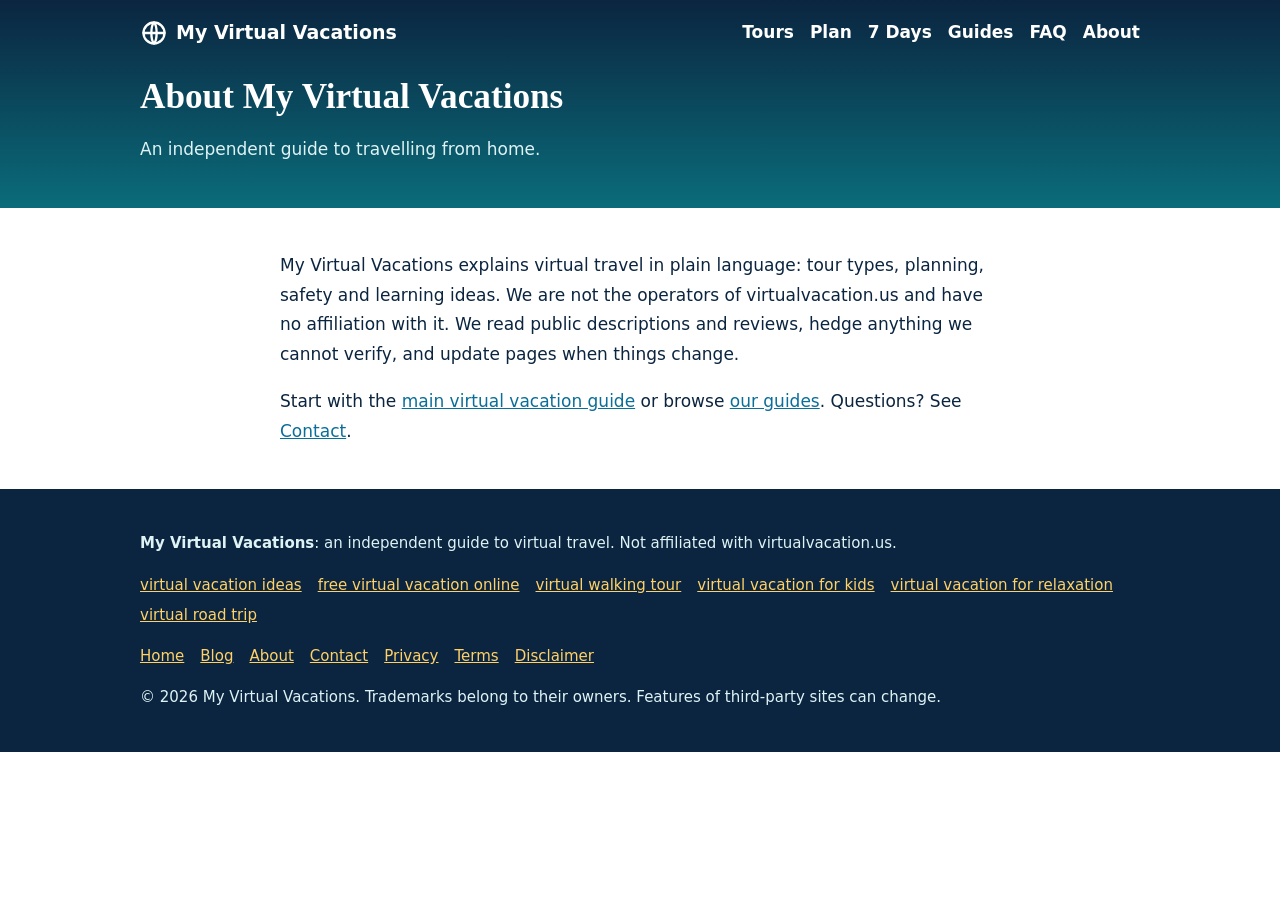
<file: about/index.html>
<!doctype html><html lang="en"><head><meta charset="utf-8"><meta name="viewport" content="width=device-width,initial-scale=1,viewport-fit=cover"><meta name="google-site-verification" content="3ExGo9vRrgwkmXlETadLTEemdp4cSYKHnnXn-YTymM0" />
<title>About My Virtual Vacations: Independent Travel Guide</title><meta name="description" content="About My Virtual Vacations: an independent guide to virtual travel, how we research, what we cover, and why we are not affiliated with any tour website."><meta name="robots" content="index,follow,max-snippet:-1,max-image-preview:large"><meta name="theme-color" content="#0b2540"><link rel="canonical" href="https://myvirtualvacations.com/about/"><link rel="alternate" hreflang="en" href="https://myvirtualvacations.com/about/"><link rel="alternate" hreflang="x-default" href="https://myvirtualvacations.com/about/">
<link rel="icon" type="image/svg+xml" href="/favicon.svg"><link rel="icon" type="image/png" sizes="192x192" href="/icon-192.png"><link rel="apple-touch-icon" href="/apple-touch-icon.png"><link rel="manifest" href="/manifest.webmanifest">
<meta property="og:type" content="website"><meta property="og:site_name" content="My Virtual Vacations"><meta property="og:title" content="About My Virtual Vacations: Independent Travel Guide"><meta property="og:description" content="About My Virtual Vacations: an independent guide to virtual travel, how we research, what we cover, and why we are not affiliated with any tour website."><meta property="og:url" content="https://myvirtualvacations.com/about/"><meta property="og:image" content="https://myvirtualvacations.com/og-image.png"><meta property="og:image:width" content="1200"><meta property="og:image:height" content="630"><meta property="og:image:alt" content="Virtual vacation guide with globe and airplane"><meta property="og:locale" content="en_US">
<meta name="twitter:card" content="summary_large_image"><meta name="twitter:title" content="About My Virtual Vacations: Independent Travel Guide"><meta name="twitter:description" content="About My Virtual Vacations: an independent guide to virtual travel, how we research, what we cover, and why we are not affiliated with any tour website."><meta name="twitter:image" content="https://myvirtualvacations.com/og-image.png">
<link rel="stylesheet" href="/assets/style.css"><script type="application/ld+json">{"@context": "https://schema.org", "@graph": [{"@type": "WebSite", "@id": "https://myvirtualvacations.com/#site", "url": "https://myvirtualvacations.com/", "name": "My Virtual Vacations", "inLanguage": "en"}, {"@type": "Organization", "@id": "https://myvirtualvacations.com/#org", "name": "My Virtual Vacations", "url": "https://myvirtualvacations.com/", "logo": {"@type": "ImageObject", "url": "https://myvirtualvacations.com/icon-512.png", "width": 512, "height": 512}, "email": "contact@myvirtualvacations.com"}, {"@type": "WebPage", "@id": "https://myvirtualvacations.com/about/#page", "url": "https://myvirtualvacations.com/about/", "name": "About My Virtual Vacations: Independent Travel Guide", "description": "About My Virtual Vacations: an independent guide to virtual travel, how we research, what we cover, and why we are not affiliated with any tour website.", "isPartOf": {"@id": "https://myvirtualvacations.com/#site"}, "inLanguage": "en", "primaryImageOfPage": {"@type": "ImageObject", "url": "https://myvirtualvacations.com/og-image.png"}}, {"@type": "BreadcrumbList", "itemListElement": [{"@type": "ListItem", "position": 1, "name": "Home", "item": "https://myvirtualvacations.com/"}, {"@type": "ListItem", "position": 2, "name": "About My Virtual Vacations: Independent Travel Guide", "item": "https://myvirtualvacations.com/about/"}]}]}</script></head><body><a class="skip" href="#main">Skip to content</a><header class="ph"><div class="w"><div class="top"><a class="br" href="/" aria-label="My Virtual Vacations home"><svg class="ic" viewBox="0 0 24 24" aria-hidden="true"><circle cx="12" cy="12" r="9"/><path d="M3 12h18M12 3c3 3 3 15 0 18M12 3c-3 3-3 15 0 18"/></svg>My Virtual Vacations</a><nav aria-label="Primary"><a href="/#tours">Tours</a><a href="/#plan">Plan</a><a href="/#week">7 Days</a><a href="/blog/">Guides</a><a href="/#faq">FAQ</a><a href="/about/">About</a></nav></div><h1>About My Virtual Vacations</h1><p>An independent guide to travelling from home.</p></div></header><main id="main"><div class="post"><p>My Virtual Vacations explains virtual travel in plain language: tour types, planning, safety and learning ideas. We are not the operators of virtualvacation.us and have no affiliation with it. We read public descriptions and reviews, hedge anything we cannot verify, and update pages when things change.</p><p>Start with the <a href='/'>main virtual vacation guide</a> or browse <a href='/blog/'>our guides</a>. Questions? See <a href='/contact/'>Contact</a>.</p></div></main><footer><div class="w"><p><strong>My Virtual Vacations</strong>: an independent guide to virtual travel. Not affiliated with virtualvacation.us.</p><ul><li><a href="/blog/virtual-vacation-ideas-at-home/">virtual vacation ideas</a></li><li><a href="/blog/free-virtual-vacation-online/">free virtual vacation online</a></li><li><a href="/blog/virtual-walking-tour-cities/">virtual walking tour</a></li><li><a href="/blog/virtual-vacation-for-kids-classroom/">virtual vacation for kids</a></li><li><a href="/blog/virtual-vacation-relaxation-seniors/">virtual vacation for relaxation</a></li><li><a href="/blog/virtual-road-trip-driving-tour/">virtual road trip</a></li></ul><ul><li><a href="/">Home</a></li><li><a href="/blog/">Blog</a></li><li><a href="/about/">About</a></li><li><a href="/contact/">Contact</a></li><li><a href="/privacy-policy/">Privacy</a></li><li><a href="/terms-of-use/">Terms</a></li><li><a href="/disclaimer/">Disclaimer</a></li></ul><p>© 2026 My Virtual Vacations. Trademarks belong to their owners. Features of third-party sites can change.</p></div></footer><div class="sticky"><a class="btn" href="https://myvirtualvacations.com/">Start Virtual Vacation</a></div><script src="/assets/site.js" defer></script></body></html>
</file>
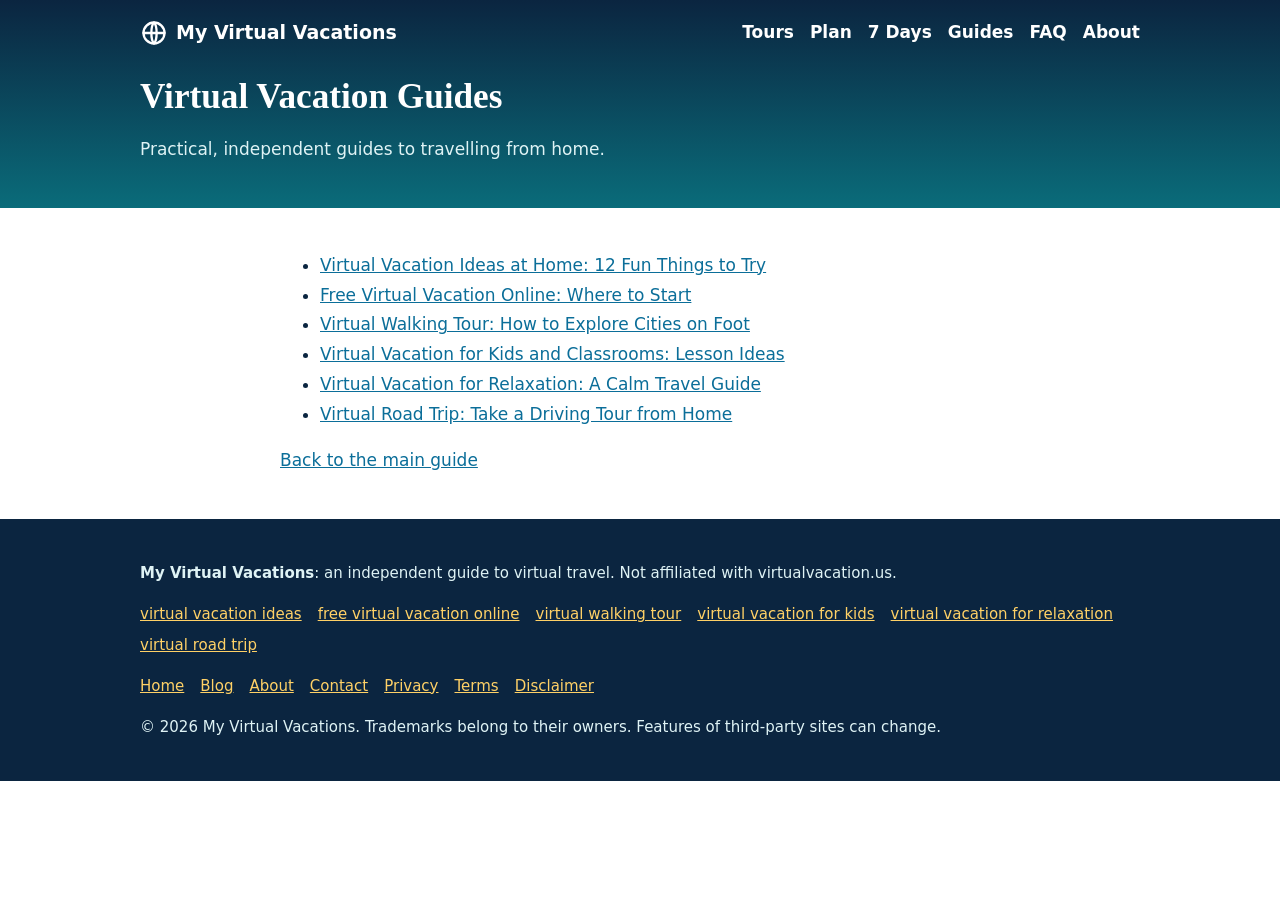
<file: blog/index.html>
<!doctype html><html lang="en"><head><meta charset="utf-8"><meta name="viewport" content="width=device-width,initial-scale=1,viewport-fit=cover"><meta name="google-site-verification" content="3ExGo9vRrgwkmXlETadLTEemdp4cSYKHnnXn-YTymM0" />
<title>Virtual Vacation Blog: Guides, Ideas and Tips</title><meta name="description" content="Guides to virtual vacations: ideas at home, free tours, walking and driving tours, lessons for kids and relaxation tips. Independent and updated regularly."><meta name="robots" content="index,follow,max-snippet:-1,max-image-preview:large"><meta name="theme-color" content="#0b2540"><link rel="canonical" href="https://myvirtualvacations.com/blog/"><link rel="alternate" hreflang="en" href="https://myvirtualvacations.com/blog/"><link rel="alternate" hreflang="x-default" href="https://myvirtualvacations.com/blog/">
<link rel="icon" type="image/svg+xml" href="/favicon.svg"><link rel="icon" type="image/png" sizes="192x192" href="/icon-192.png"><link rel="apple-touch-icon" href="/apple-touch-icon.png"><link rel="manifest" href="/manifest.webmanifest">
<meta property="og:type" content="website"><meta property="og:site_name" content="My Virtual Vacations"><meta property="og:title" content="Virtual Vacation Blog: Guides, Ideas and Tips"><meta property="og:description" content="Guides to virtual vacations: ideas at home, free tours, walking and driving tours, lessons for kids and relaxation tips. Independent and updated regularly."><meta property="og:url" content="https://myvirtualvacations.com/blog/"><meta property="og:image" content="https://myvirtualvacations.com/og-image.png"><meta property="og:image:width" content="1200"><meta property="og:image:height" content="630"><meta property="og:image:alt" content="Virtual vacation guide with globe and airplane"><meta property="og:locale" content="en_US">
<meta name="twitter:card" content="summary_large_image"><meta name="twitter:title" content="Virtual Vacation Blog: Guides, Ideas and Tips"><meta name="twitter:description" content="Guides to virtual vacations: ideas at home, free tours, walking and driving tours, lessons for kids and relaxation tips. Independent and updated regularly."><meta name="twitter:image" content="https://myvirtualvacations.com/og-image.png">
<link rel="stylesheet" href="/assets/style.css"><script type="application/ld+json">{"@context": "https://schema.org", "@graph": [{"@type": "WebSite", "@id": "https://myvirtualvacations.com/#site", "url": "https://myvirtualvacations.com/", "name": "My Virtual Vacations", "inLanguage": "en"}, {"@type": "Organization", "@id": "https://myvirtualvacations.com/#org", "name": "My Virtual Vacations", "url": "https://myvirtualvacations.com/", "logo": {"@type": "ImageObject", "url": "https://myvirtualvacations.com/icon-512.png", "width": 512, "height": 512}, "email": "contact@myvirtualvacations.com"}, {"@type": "WebPage", "@id": "https://myvirtualvacations.com/blog/#page", "url": "https://myvirtualvacations.com/blog/", "name": "Virtual Vacation Blog: Guides, Ideas and Tips", "description": "Guides to virtual vacations: ideas at home, free tours, walking and driving tours, lessons for kids and relaxation tips. Independent and updated regularly.", "isPartOf": {"@id": "https://myvirtualvacations.com/#site"}, "inLanguage": "en", "primaryImageOfPage": {"@type": "ImageObject", "url": "https://myvirtualvacations.com/og-image.png"}}, {"@type": "BreadcrumbList", "itemListElement": [{"@type": "ListItem", "position": 1, "name": "Home", "item": "https://myvirtualvacations.com/"}, {"@type": "ListItem", "position": 2, "name": "Virtual Vacation Blog: Guides, Ideas and Tips", "item": "https://myvirtualvacations.com/blog/"}]}, {"@type": "CollectionPage", "name": "Virtual Vacation Guides"}, {"@type": "ItemList", "itemListElement": [{"@type": "ListItem", "position": 1, "url": "https://myvirtualvacations.com/blog/virtual-vacation-ideas-at-home/", "name": "Virtual Vacation Ideas at Home: 12 Fun Things to Try"}, {"@type": "ListItem", "position": 2, "url": "https://myvirtualvacations.com/blog/free-virtual-vacation-online/", "name": "Free Virtual Vacation Online: Where to Start"}, {"@type": "ListItem", "position": 3, "url": "https://myvirtualvacations.com/blog/virtual-walking-tour-cities/", "name": "Virtual Walking Tour: How to Explore Cities on Foot"}, {"@type": "ListItem", "position": 4, "url": "https://myvirtualvacations.com/blog/virtual-vacation-for-kids-classroom/", "name": "Virtual Vacation for Kids and Classrooms: Lesson Ideas"}, {"@type": "ListItem", "position": 5, "url": "https://myvirtualvacations.com/blog/virtual-vacation-relaxation-seniors/", "name": "Virtual Vacation for Relaxation: A Calm Travel Guide"}, {"@type": "ListItem", "position": 6, "url": "https://myvirtualvacations.com/blog/virtual-road-trip-driving-tour/", "name": "Virtual Road Trip: Take a Driving Tour from Home"}]}]}</script></head><body><a class="skip" href="#main">Skip to content</a><header class="ph"><div class="w"><div class="top"><a class="br" href="/" aria-label="My Virtual Vacations home"><svg class="ic" viewBox="0 0 24 24" aria-hidden="true"><circle cx="12" cy="12" r="9"/><path d="M3 12h18M12 3c3 3 3 15 0 18M12 3c-3 3-3 15 0 18"/></svg>My Virtual Vacations</a><nav aria-label="Primary"><a href="/#tours">Tours</a><a href="/#plan">Plan</a><a href="/#week">7 Days</a><a href="/blog/">Guides</a><a href="/#faq">FAQ</a><a href="/about/">About</a></nav></div><h1>Virtual Vacation Guides</h1><p>Practical, independent guides to travelling from home.</p></div></header><main id="main"><div class="post"><ul><li><a href='/blog/virtual-vacation-ideas-at-home/'>Virtual Vacation Ideas at Home: 12 Fun Things to Try</a></li><li><a href='/blog/free-virtual-vacation-online/'>Free Virtual Vacation Online: Where to Start</a></li><li><a href='/blog/virtual-walking-tour-cities/'>Virtual Walking Tour: How to Explore Cities on Foot</a></li><li><a href='/blog/virtual-vacation-for-kids-classroom/'>Virtual Vacation for Kids and Classrooms: Lesson Ideas</a></li><li><a href='/blog/virtual-vacation-relaxation-seniors/'>Virtual Vacation for Relaxation: A Calm Travel Guide</a></li><li><a href='/blog/virtual-road-trip-driving-tour/'>Virtual Road Trip: Take a Driving Tour from Home</a></li></ul><p><a href='/'>Back to the main guide</a></p></div></main><footer><div class="w"><p><strong>My Virtual Vacations</strong>: an independent guide to virtual travel. Not affiliated with virtualvacation.us.</p><ul><li><a href="/blog/virtual-vacation-ideas-at-home/">virtual vacation ideas</a></li><li><a href="/blog/free-virtual-vacation-online/">free virtual vacation online</a></li><li><a href="/blog/virtual-walking-tour-cities/">virtual walking tour</a></li><li><a href="/blog/virtual-vacation-for-kids-classroom/">virtual vacation for kids</a></li><li><a href="/blog/virtual-vacation-relaxation-seniors/">virtual vacation for relaxation</a></li><li><a href="/blog/virtual-road-trip-driving-tour/">virtual road trip</a></li></ul><ul><li><a href="/">Home</a></li><li><a href="/blog/">Blog</a></li><li><a href="/about/">About</a></li><li><a href="/contact/">Contact</a></li><li><a href="/privacy-policy/">Privacy</a></li><li><a href="/terms-of-use/">Terms</a></li><li><a href="/disclaimer/">Disclaimer</a></li></ul><p>© 2026 My Virtual Vacations. Trademarks belong to their owners. Features of third-party sites can change.</p></div></footer><div class="sticky"><a class="btn" href="https://myvirtualvacations.com/">Start Virtual Vacation</a></div><script src="/assets/site.js" defer></script></body></html>
</file>
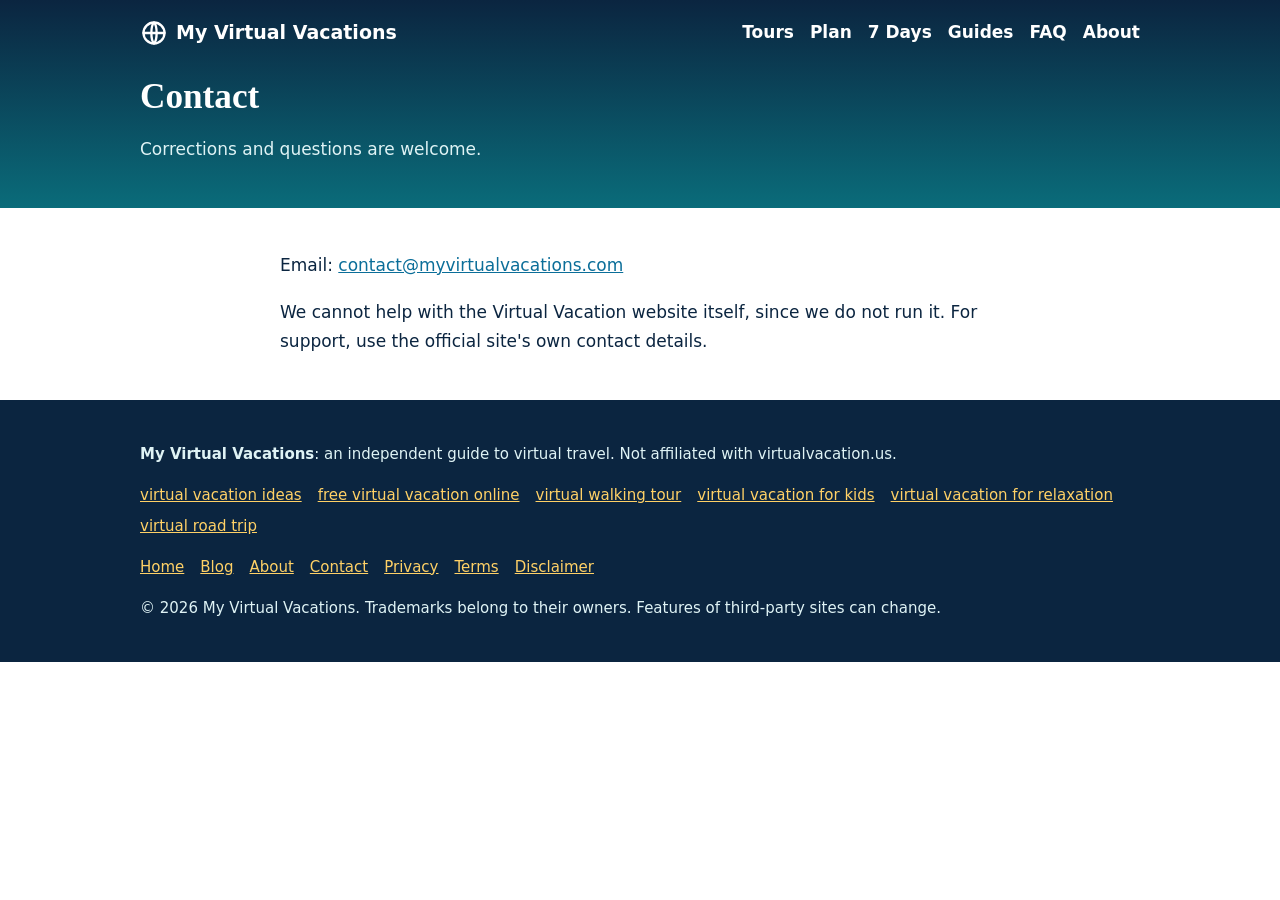
<file: contact/index.html>
<!doctype html><html lang="en"><head><meta charset="utf-8"><meta name="viewport" content="width=device-width,initial-scale=1,viewport-fit=cover"><meta name="google-site-verification" content="3ExGo9vRrgwkmXlETadLTEemdp4cSYKHnnXn-YTymM0" />
<title>Contact My Virtual Vacations | Questions and Corrections</title><meta name="description" content="Contact My Virtual Vacations for corrections, questions or partnership ideas. We read every email but cannot promise a reply time. Please include page links."><meta name="robots" content="index,follow,max-snippet:-1,max-image-preview:large"><meta name="theme-color" content="#0b2540"><link rel="canonical" href="https://myvirtualvacations.com/contact/"><link rel="alternate" hreflang="en" href="https://myvirtualvacations.com/contact/"><link rel="alternate" hreflang="x-default" href="https://myvirtualvacations.com/contact/">
<link rel="icon" type="image/svg+xml" href="/favicon.svg"><link rel="icon" type="image/png" sizes="192x192" href="/icon-192.png"><link rel="apple-touch-icon" href="/apple-touch-icon.png"><link rel="manifest" href="/manifest.webmanifest">
<meta property="og:type" content="website"><meta property="og:site_name" content="My Virtual Vacations"><meta property="og:title" content="Contact My Virtual Vacations | Questions and Corrections"><meta property="og:description" content="Contact My Virtual Vacations for corrections, questions or partnership ideas. We read every email but cannot promise a reply time. Please include page links."><meta property="og:url" content="https://myvirtualvacations.com/contact/"><meta property="og:image" content="https://myvirtualvacations.com/og-image.png"><meta property="og:image:width" content="1200"><meta property="og:image:height" content="630"><meta property="og:image:alt" content="Virtual vacation guide with globe and airplane"><meta property="og:locale" content="en_US">
<meta name="twitter:card" content="summary_large_image"><meta name="twitter:title" content="Contact My Virtual Vacations | Questions and Corrections"><meta name="twitter:description" content="Contact My Virtual Vacations for corrections, questions or partnership ideas. We read every email but cannot promise a reply time. Please include page links."><meta name="twitter:image" content="https://myvirtualvacations.com/og-image.png">
<link rel="stylesheet" href="/assets/style.css"><script type="application/ld+json">{"@context": "https://schema.org", "@graph": [{"@type": "WebSite", "@id": "https://myvirtualvacations.com/#site", "url": "https://myvirtualvacations.com/", "name": "My Virtual Vacations", "inLanguage": "en"}, {"@type": "Organization", "@id": "https://myvirtualvacations.com/#org", "name": "My Virtual Vacations", "url": "https://myvirtualvacations.com/", "logo": {"@type": "ImageObject", "url": "https://myvirtualvacations.com/icon-512.png", "width": 512, "height": 512}, "email": "contact@myvirtualvacations.com"}, {"@type": "WebPage", "@id": "https://myvirtualvacations.com/contact/#page", "url": "https://myvirtualvacations.com/contact/", "name": "Contact My Virtual Vacations | Questions and Corrections", "description": "Contact My Virtual Vacations for corrections, questions or partnership ideas. We read every email but cannot promise a reply time. Please include page links.", "isPartOf": {"@id": "https://myvirtualvacations.com/#site"}, "inLanguage": "en", "primaryImageOfPage": {"@type": "ImageObject", "url": "https://myvirtualvacations.com/og-image.png"}}, {"@type": "BreadcrumbList", "itemListElement": [{"@type": "ListItem", "position": 1, "name": "Home", "item": "https://myvirtualvacations.com/"}, {"@type": "ListItem", "position": 2, "name": "Contact My Virtual Vacations | Questions and Corrections", "item": "https://myvirtualvacations.com/contact/"}]}]}</script></head><body><a class="skip" href="#main">Skip to content</a><header class="ph"><div class="w"><div class="top"><a class="br" href="/" aria-label="My Virtual Vacations home"><svg class="ic" viewBox="0 0 24 24" aria-hidden="true"><circle cx="12" cy="12" r="9"/><path d="M3 12h18M12 3c3 3 3 15 0 18M12 3c-3 3-3 15 0 18"/></svg>My Virtual Vacations</a><nav aria-label="Primary"><a href="/#tours">Tours</a><a href="/#plan">Plan</a><a href="/#week">7 Days</a><a href="/blog/">Guides</a><a href="/#faq">FAQ</a><a href="/about/">About</a></nav></div><h1>Contact</h1><p>Corrections and questions are welcome.</p></div></header><main id="main"><div class="post"><p>Email: <a href='mailto:contact@myvirtualvacations.com'>contact@myvirtualvacations.com</a></p><p>We cannot help with the Virtual Vacation website itself, since we do not run it. For support, use the official site's own contact details.</p></div></main><footer><div class="w"><p><strong>My Virtual Vacations</strong>: an independent guide to virtual travel. Not affiliated with virtualvacation.us.</p><ul><li><a href="/blog/virtual-vacation-ideas-at-home/">virtual vacation ideas</a></li><li><a href="/blog/free-virtual-vacation-online/">free virtual vacation online</a></li><li><a href="/blog/virtual-walking-tour-cities/">virtual walking tour</a></li><li><a href="/blog/virtual-vacation-for-kids-classroom/">virtual vacation for kids</a></li><li><a href="/blog/virtual-vacation-relaxation-seniors/">virtual vacation for relaxation</a></li><li><a href="/blog/virtual-road-trip-driving-tour/">virtual road trip</a></li></ul><ul><li><a href="/">Home</a></li><li><a href="/blog/">Blog</a></li><li><a href="/about/">About</a></li><li><a href="/contact/">Contact</a></li><li><a href="/privacy-policy/">Privacy</a></li><li><a href="/terms-of-use/">Terms</a></li><li><a href="/disclaimer/">Disclaimer</a></li></ul><p>© 2026 My Virtual Vacations. Trademarks belong to their owners. Features of third-party sites can change.</p></div></footer><div class="sticky"><a class="btn" href="https://myvirtualvacations.com/">Start Virtual Vacation</a></div><script src="/assets/site.js" defer></script></body></html>
</file>
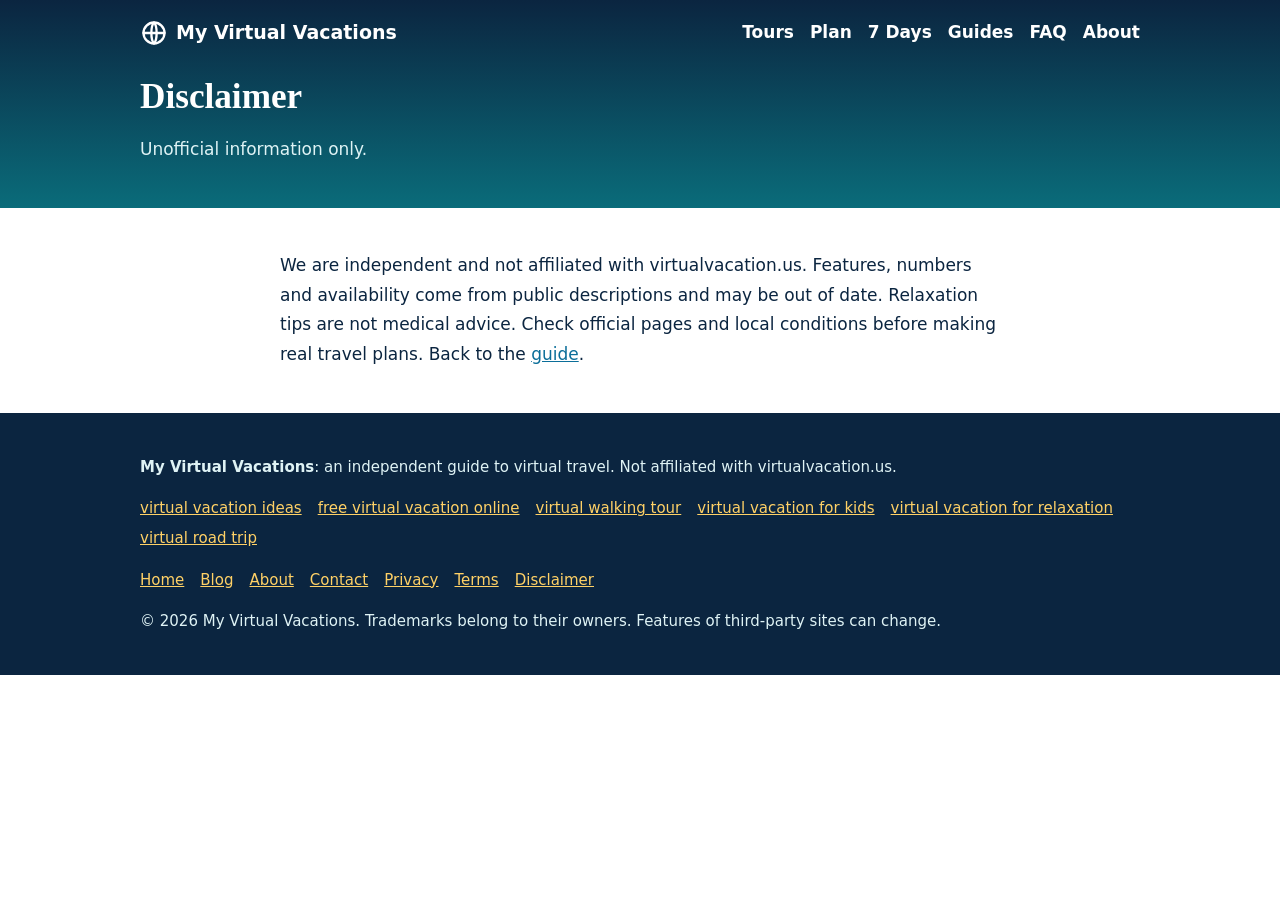
<file: disclaimer/index.html>
<!doctype html><html lang="en"><head><meta charset="utf-8"><meta name="viewport" content="width=device-width,initial-scale=1,viewport-fit=cover"><meta name="google-site-verification" content="3ExGo9vRrgwkmXlETadLTEemdp4cSYKHnnXn-YTymM0" />
<title>Disclaimer | My Virtual Vacations</title><meta name="description" content="Disclaimer for My Virtual Vacations: unofficial guides based on public descriptions, not medical or travel advice, and features of third-party sites may change."><meta name="robots" content="index,follow,max-snippet:-1,max-image-preview:large"><meta name="theme-color" content="#0b2540"><link rel="canonical" href="https://myvirtualvacations.com/disclaimer/"><link rel="alternate" hreflang="en" href="https://myvirtualvacations.com/disclaimer/"><link rel="alternate" hreflang="x-default" href="https://myvirtualvacations.com/disclaimer/">
<link rel="icon" type="image/svg+xml" href="/favicon.svg"><link rel="icon" type="image/png" sizes="192x192" href="/icon-192.png"><link rel="apple-touch-icon" href="/apple-touch-icon.png"><link rel="manifest" href="/manifest.webmanifest">
<meta property="og:type" content="website"><meta property="og:site_name" content="My Virtual Vacations"><meta property="og:title" content="Disclaimer | My Virtual Vacations"><meta property="og:description" content="Disclaimer for My Virtual Vacations: unofficial guides based on public descriptions, not medical or travel advice, and features of third-party sites may change."><meta property="og:url" content="https://myvirtualvacations.com/disclaimer/"><meta property="og:image" content="https://myvirtualvacations.com/og-image.png"><meta property="og:image:width" content="1200"><meta property="og:image:height" content="630"><meta property="og:image:alt" content="Virtual vacation guide with globe and airplane"><meta property="og:locale" content="en_US">
<meta name="twitter:card" content="summary_large_image"><meta name="twitter:title" content="Disclaimer | My Virtual Vacations"><meta name="twitter:description" content="Disclaimer for My Virtual Vacations: unofficial guides based on public descriptions, not medical or travel advice, and features of third-party sites may change."><meta name="twitter:image" content="https://myvirtualvacations.com/og-image.png">
<link rel="stylesheet" href="/assets/style.css"><script type="application/ld+json">{"@context": "https://schema.org", "@graph": [{"@type": "WebSite", "@id": "https://myvirtualvacations.com/#site", "url": "https://myvirtualvacations.com/", "name": "My Virtual Vacations", "inLanguage": "en"}, {"@type": "Organization", "@id": "https://myvirtualvacations.com/#org", "name": "My Virtual Vacations", "url": "https://myvirtualvacations.com/", "logo": {"@type": "ImageObject", "url": "https://myvirtualvacations.com/icon-512.png", "width": 512, "height": 512}, "email": "contact@myvirtualvacations.com"}, {"@type": "WebPage", "@id": "https://myvirtualvacations.com/disclaimer/#page", "url": "https://myvirtualvacations.com/disclaimer/", "name": "Disclaimer | My Virtual Vacations", "description": "Disclaimer for My Virtual Vacations: unofficial guides based on public descriptions, not medical or travel advice, and features of third-party sites may change.", "isPartOf": {"@id": "https://myvirtualvacations.com/#site"}, "inLanguage": "en", "primaryImageOfPage": {"@type": "ImageObject", "url": "https://myvirtualvacations.com/og-image.png"}}, {"@type": "BreadcrumbList", "itemListElement": [{"@type": "ListItem", "position": 1, "name": "Home", "item": "https://myvirtualvacations.com/"}, {"@type": "ListItem", "position": 2, "name": "Disclaimer | My Virtual Vacations", "item": "https://myvirtualvacations.com/disclaimer/"}]}]}</script></head><body><a class="skip" href="#main">Skip to content</a><header class="ph"><div class="w"><div class="top"><a class="br" href="/" aria-label="My Virtual Vacations home"><svg class="ic" viewBox="0 0 24 24" aria-hidden="true"><circle cx="12" cy="12" r="9"/><path d="M3 12h18M12 3c3 3 3 15 0 18M12 3c-3 3-3 15 0 18"/></svg>My Virtual Vacations</a><nav aria-label="Primary"><a href="/#tours">Tours</a><a href="/#plan">Plan</a><a href="/#week">7 Days</a><a href="/blog/">Guides</a><a href="/#faq">FAQ</a><a href="/about/">About</a></nav></div><h1>Disclaimer</h1><p>Unofficial information only.</p></div></header><main id="main"><div class="post"><p>We are independent and not affiliated with virtualvacation.us. Features, numbers and availability come from public descriptions and may be out of date. Relaxation tips are not medical advice. Check official pages and local conditions before making real travel plans. Back to the <a href='/'>guide</a>.</p></div></main><footer><div class="w"><p><strong>My Virtual Vacations</strong>: an independent guide to virtual travel. Not affiliated with virtualvacation.us.</p><ul><li><a href="/blog/virtual-vacation-ideas-at-home/">virtual vacation ideas</a></li><li><a href="/blog/free-virtual-vacation-online/">free virtual vacation online</a></li><li><a href="/blog/virtual-walking-tour-cities/">virtual walking tour</a></li><li><a href="/blog/virtual-vacation-for-kids-classroom/">virtual vacation for kids</a></li><li><a href="/blog/virtual-vacation-relaxation-seniors/">virtual vacation for relaxation</a></li><li><a href="/blog/virtual-road-trip-driving-tour/">virtual road trip</a></li></ul><ul><li><a href="/">Home</a></li><li><a href="/blog/">Blog</a></li><li><a href="/about/">About</a></li><li><a href="/contact/">Contact</a></li><li><a href="/privacy-policy/">Privacy</a></li><li><a href="/terms-of-use/">Terms</a></li><li><a href="/disclaimer/">Disclaimer</a></li></ul><p>© 2026 My Virtual Vacations. Trademarks belong to their owners. Features of third-party sites can change.</p></div></footer><div class="sticky"><a class="btn" href="https://myvirtualvacations.com/">Start Virtual Vacation</a></div><script src="/assets/site.js" defer></script></body></html>
</file>
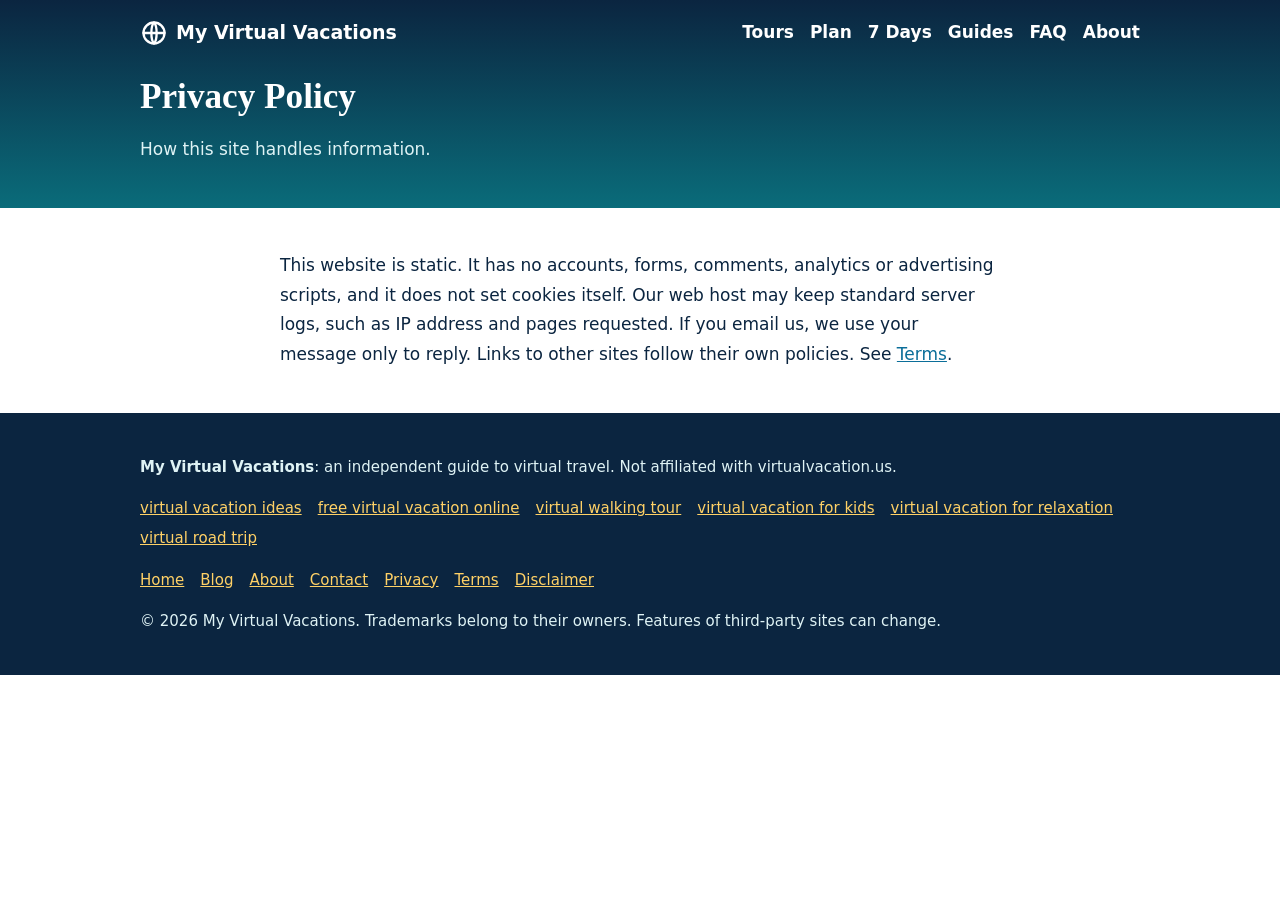
<file: privacy-policy/index.html>
<!doctype html><html lang="en"><head><meta charset="utf-8"><meta name="viewport" content="width=device-width,initial-scale=1,viewport-fit=cover"><meta name="google-site-verification" content="3ExGo9vRrgwkmXlETadLTEemdp4cSYKHnnXn-YTymM0" />
<title>Privacy Policy | My Virtual Vacations</title><meta name="description" content="Privacy policy for My Virtual Vacations: this static site has no accounts, forms, comments or ad scripts, and we explain hosting logs and links. Plain English."><meta name="robots" content="index,follow,max-snippet:-1,max-image-preview:large"><meta name="theme-color" content="#0b2540"><link rel="canonical" href="https://myvirtualvacations.com/privacy-policy/"><link rel="alternate" hreflang="en" href="https://myvirtualvacations.com/privacy-policy/"><link rel="alternate" hreflang="x-default" href="https://myvirtualvacations.com/privacy-policy/">
<link rel="icon" type="image/svg+xml" href="/favicon.svg"><link rel="icon" type="image/png" sizes="192x192" href="/icon-192.png"><link rel="apple-touch-icon" href="/apple-touch-icon.png"><link rel="manifest" href="/manifest.webmanifest">
<meta property="og:type" content="website"><meta property="og:site_name" content="My Virtual Vacations"><meta property="og:title" content="Privacy Policy | My Virtual Vacations"><meta property="og:description" content="Privacy policy for My Virtual Vacations: this static site has no accounts, forms, comments or ad scripts, and we explain hosting logs and links. Plain English."><meta property="og:url" content="https://myvirtualvacations.com/privacy-policy/"><meta property="og:image" content="https://myvirtualvacations.com/og-image.png"><meta property="og:image:width" content="1200"><meta property="og:image:height" content="630"><meta property="og:image:alt" content="Virtual vacation guide with globe and airplane"><meta property="og:locale" content="en_US">
<meta name="twitter:card" content="summary_large_image"><meta name="twitter:title" content="Privacy Policy | My Virtual Vacations"><meta name="twitter:description" content="Privacy policy for My Virtual Vacations: this static site has no accounts, forms, comments or ad scripts, and we explain hosting logs and links. Plain English."><meta name="twitter:image" content="https://myvirtualvacations.com/og-image.png">
<link rel="stylesheet" href="/assets/style.css"><script type="application/ld+json">{"@context": "https://schema.org", "@graph": [{"@type": "WebSite", "@id": "https://myvirtualvacations.com/#site", "url": "https://myvirtualvacations.com/", "name": "My Virtual Vacations", "inLanguage": "en"}, {"@type": "Organization", "@id": "https://myvirtualvacations.com/#org", "name": "My Virtual Vacations", "url": "https://myvirtualvacations.com/", "logo": {"@type": "ImageObject", "url": "https://myvirtualvacations.com/icon-512.png", "width": 512, "height": 512}, "email": "contact@myvirtualvacations.com"}, {"@type": "WebPage", "@id": "https://myvirtualvacations.com/privacy-policy/#page", "url": "https://myvirtualvacations.com/privacy-policy/", "name": "Privacy Policy | My Virtual Vacations", "description": "Privacy policy for My Virtual Vacations: this static site has no accounts, forms, comments or ad scripts, and we explain hosting logs and links. Plain English.", "isPartOf": {"@id": "https://myvirtualvacations.com/#site"}, "inLanguage": "en", "primaryImageOfPage": {"@type": "ImageObject", "url": "https://myvirtualvacations.com/og-image.png"}}, {"@type": "BreadcrumbList", "itemListElement": [{"@type": "ListItem", "position": 1, "name": "Home", "item": "https://myvirtualvacations.com/"}, {"@type": "ListItem", "position": 2, "name": "Privacy Policy | My Virtual Vacations", "item": "https://myvirtualvacations.com/privacy-policy/"}]}]}</script></head><body><a class="skip" href="#main">Skip to content</a><header class="ph"><div class="w"><div class="top"><a class="br" href="/" aria-label="My Virtual Vacations home"><svg class="ic" viewBox="0 0 24 24" aria-hidden="true"><circle cx="12" cy="12" r="9"/><path d="M3 12h18M12 3c3 3 3 15 0 18M12 3c-3 3-3 15 0 18"/></svg>My Virtual Vacations</a><nav aria-label="Primary"><a href="/#tours">Tours</a><a href="/#plan">Plan</a><a href="/#week">7 Days</a><a href="/blog/">Guides</a><a href="/#faq">FAQ</a><a href="/about/">About</a></nav></div><h1>Privacy Policy</h1><p>How this site handles information.</p></div></header><main id="main"><div class="post"><p>This website is static. It has no accounts, forms, comments, analytics or advertising scripts, and it does not set cookies itself. Our web host may keep standard server logs, such as IP address and pages requested. If you email us, we use your message only to reply. Links to other sites follow their own policies. See <a href='/terms-of-use/'>Terms</a>.</p></div></main><footer><div class="w"><p><strong>My Virtual Vacations</strong>: an independent guide to virtual travel. Not affiliated with virtualvacation.us.</p><ul><li><a href="/blog/virtual-vacation-ideas-at-home/">virtual vacation ideas</a></li><li><a href="/blog/free-virtual-vacation-online/">free virtual vacation online</a></li><li><a href="/blog/virtual-walking-tour-cities/">virtual walking tour</a></li><li><a href="/blog/virtual-vacation-for-kids-classroom/">virtual vacation for kids</a></li><li><a href="/blog/virtual-vacation-relaxation-seniors/">virtual vacation for relaxation</a></li><li><a href="/blog/virtual-road-trip-driving-tour/">virtual road trip</a></li></ul><ul><li><a href="/">Home</a></li><li><a href="/blog/">Blog</a></li><li><a href="/about/">About</a></li><li><a href="/contact/">Contact</a></li><li><a href="/privacy-policy/">Privacy</a></li><li><a href="/terms-of-use/">Terms</a></li><li><a href="/disclaimer/">Disclaimer</a></li></ul><p>© 2026 My Virtual Vacations. Trademarks belong to their owners. Features of third-party sites can change.</p></div></footer><div class="sticky"><a class="btn" href="https://myvirtualvacations.com/">Start Virtual Vacation</a></div><script src="/assets/site.js" defer></script></body></html>
</file>
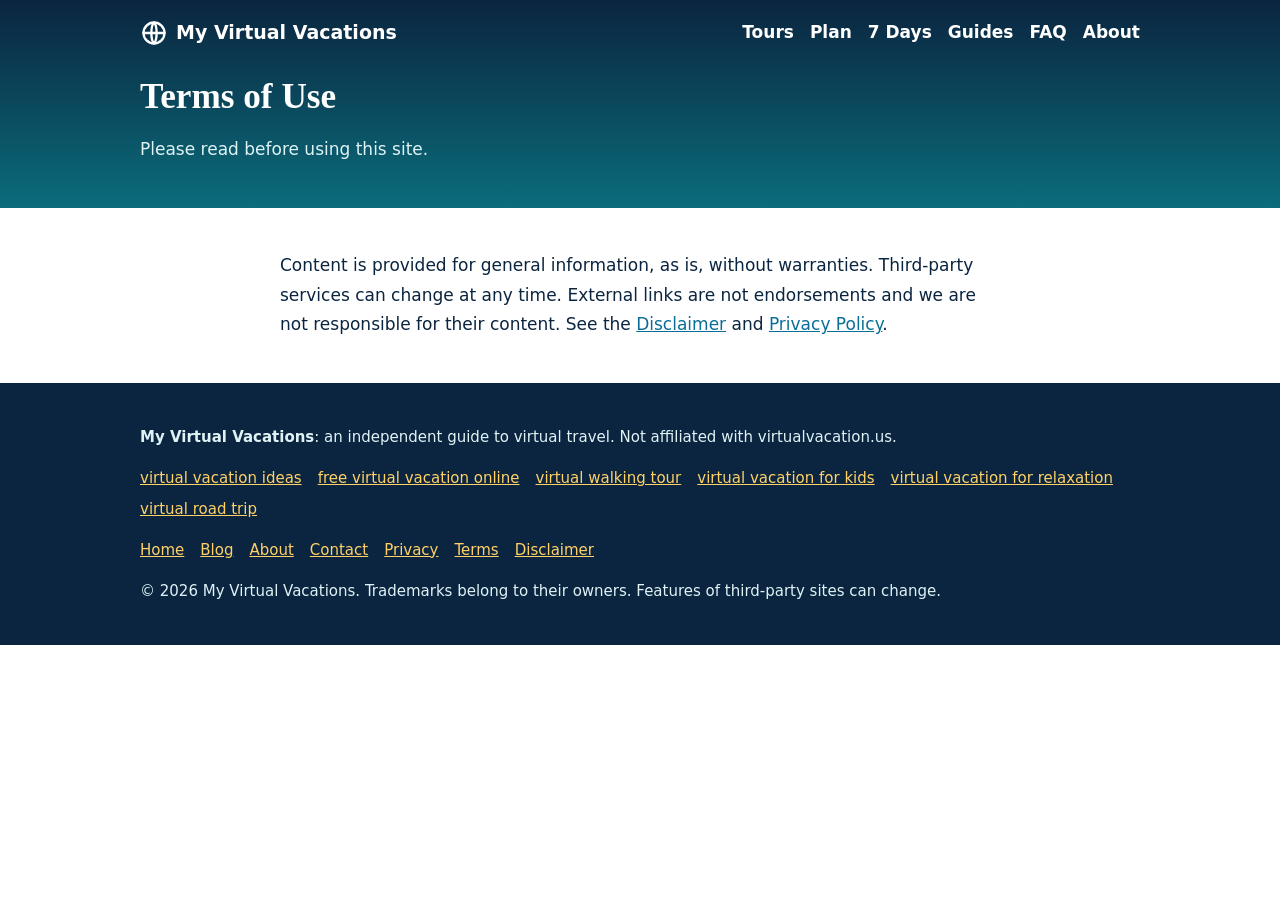
<file: terms-of-use/index.html>
<!doctype html><html lang="en"><head><meta charset="utf-8"><meta name="viewport" content="width=device-width,initial-scale=1,viewport-fit=cover"><meta name="google-site-verification" content="3ExGo9vRrgwkmXlETadLTEemdp4cSYKHnnXn-YTymM0" />
<title>Terms of Use | My Virtual Vacations</title><meta name="description" content="Terms of use for My Virtual Vacations: informational content only, no warranty, third-party sites may change, and links to other sites are not endorsements."><meta name="robots" content="index,follow,max-snippet:-1,max-image-preview:large"><meta name="theme-color" content="#0b2540"><link rel="canonical" href="https://myvirtualvacations.com/terms-of-use/"><link rel="alternate" hreflang="en" href="https://myvirtualvacations.com/terms-of-use/"><link rel="alternate" hreflang="x-default" href="https://myvirtualvacations.com/terms-of-use/">
<link rel="icon" type="image/svg+xml" href="/favicon.svg"><link rel="icon" type="image/png" sizes="192x192" href="/icon-192.png"><link rel="apple-touch-icon" href="/apple-touch-icon.png"><link rel="manifest" href="/manifest.webmanifest">
<meta property="og:type" content="website"><meta property="og:site_name" content="My Virtual Vacations"><meta property="og:title" content="Terms of Use | My Virtual Vacations"><meta property="og:description" content="Terms of use for My Virtual Vacations: informational content only, no warranty, third-party sites may change, and links to other sites are not endorsements."><meta property="og:url" content="https://myvirtualvacations.com/terms-of-use/"><meta property="og:image" content="https://myvirtualvacations.com/og-image.png"><meta property="og:image:width" content="1200"><meta property="og:image:height" content="630"><meta property="og:image:alt" content="Virtual vacation guide with globe and airplane"><meta property="og:locale" content="en_US">
<meta name="twitter:card" content="summary_large_image"><meta name="twitter:title" content="Terms of Use | My Virtual Vacations"><meta name="twitter:description" content="Terms of use for My Virtual Vacations: informational content only, no warranty, third-party sites may change, and links to other sites are not endorsements."><meta name="twitter:image" content="https://myvirtualvacations.com/og-image.png">
<link rel="stylesheet" href="/assets/style.css"><script type="application/ld+json">{"@context": "https://schema.org", "@graph": [{"@type": "WebSite", "@id": "https://myvirtualvacations.com/#site", "url": "https://myvirtualvacations.com/", "name": "My Virtual Vacations", "inLanguage": "en"}, {"@type": "Organization", "@id": "https://myvirtualvacations.com/#org", "name": "My Virtual Vacations", "url": "https://myvirtualvacations.com/", "logo": {"@type": "ImageObject", "url": "https://myvirtualvacations.com/icon-512.png", "width": 512, "height": 512}, "email": "contact@myvirtualvacations.com"}, {"@type": "WebPage", "@id": "https://myvirtualvacations.com/terms-of-use/#page", "url": "https://myvirtualvacations.com/terms-of-use/", "name": "Terms of Use | My Virtual Vacations", "description": "Terms of use for My Virtual Vacations: informational content only, no warranty, third-party sites may change, and links to other sites are not endorsements.", "isPartOf": {"@id": "https://myvirtualvacations.com/#site"}, "inLanguage": "en", "primaryImageOfPage": {"@type": "ImageObject", "url": "https://myvirtualvacations.com/og-image.png"}}, {"@type": "BreadcrumbList", "itemListElement": [{"@type": "ListItem", "position": 1, "name": "Home", "item": "https://myvirtualvacations.com/"}, {"@type": "ListItem", "position": 2, "name": "Terms of Use | My Virtual Vacations", "item": "https://myvirtualvacations.com/terms-of-use/"}]}]}</script></head><body><a class="skip" href="#main">Skip to content</a><header class="ph"><div class="w"><div class="top"><a class="br" href="/" aria-label="My Virtual Vacations home"><svg class="ic" viewBox="0 0 24 24" aria-hidden="true"><circle cx="12" cy="12" r="9"/><path d="M3 12h18M12 3c3 3 3 15 0 18M12 3c-3 3-3 15 0 18"/></svg>My Virtual Vacations</a><nav aria-label="Primary"><a href="/#tours">Tours</a><a href="/#plan">Plan</a><a href="/#week">7 Days</a><a href="/blog/">Guides</a><a href="/#faq">FAQ</a><a href="/about/">About</a></nav></div><h1>Terms of Use</h1><p>Please read before using this site.</p></div></header><main id="main"><div class="post"><p>Content is provided for general information, as is, without warranties. Third-party services can change at any time. External links are not endorsements and we are not responsible for their content. See the <a href='/disclaimer/'>Disclaimer</a> and <a href='/privacy-policy/'>Privacy Policy</a>.</p></div></main><footer><div class="w"><p><strong>My Virtual Vacations</strong>: an independent guide to virtual travel. Not affiliated with virtualvacation.us.</p><ul><li><a href="/blog/virtual-vacation-ideas-at-home/">virtual vacation ideas</a></li><li><a href="/blog/free-virtual-vacation-online/">free virtual vacation online</a></li><li><a href="/blog/virtual-walking-tour-cities/">virtual walking tour</a></li><li><a href="/blog/virtual-vacation-for-kids-classroom/">virtual vacation for kids</a></li><li><a href="/blog/virtual-vacation-relaxation-seniors/">virtual vacation for relaxation</a></li><li><a href="/blog/virtual-road-trip-driving-tour/">virtual road trip</a></li></ul><ul><li><a href="/">Home</a></li><li><a href="/blog/">Blog</a></li><li><a href="/about/">About</a></li><li><a href="/contact/">Contact</a></li><li><a href="/privacy-policy/">Privacy</a></li><li><a href="/terms-of-use/">Terms</a></li><li><a href="/disclaimer/">Disclaimer</a></li></ul><p>© 2026 My Virtual Vacations. Trademarks belong to their owners. Features of third-party sites can change.</p></div></footer><div class="sticky"><a class="btn" href="https://myvirtualvacations.com/">Start Virtual Vacation</a></div><script src="/assets/site.js" defer></script></body></html>
</file>
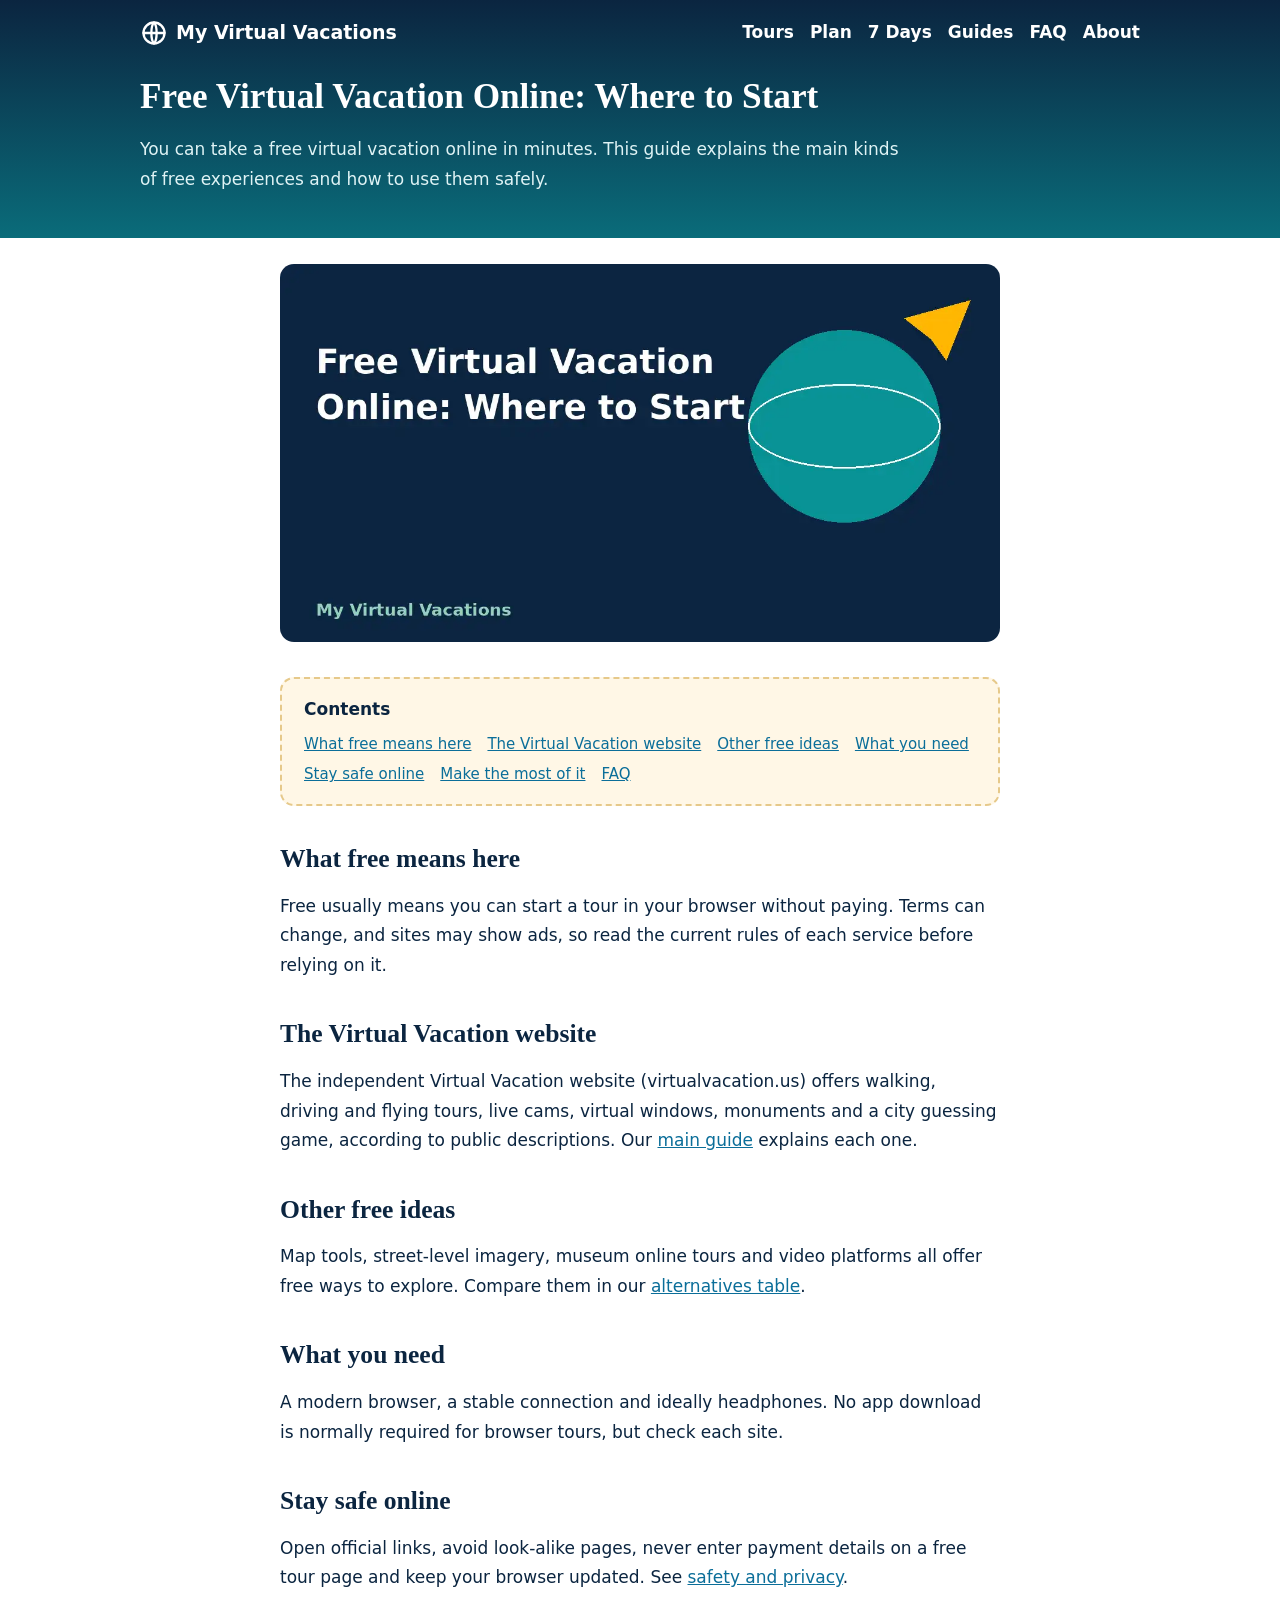
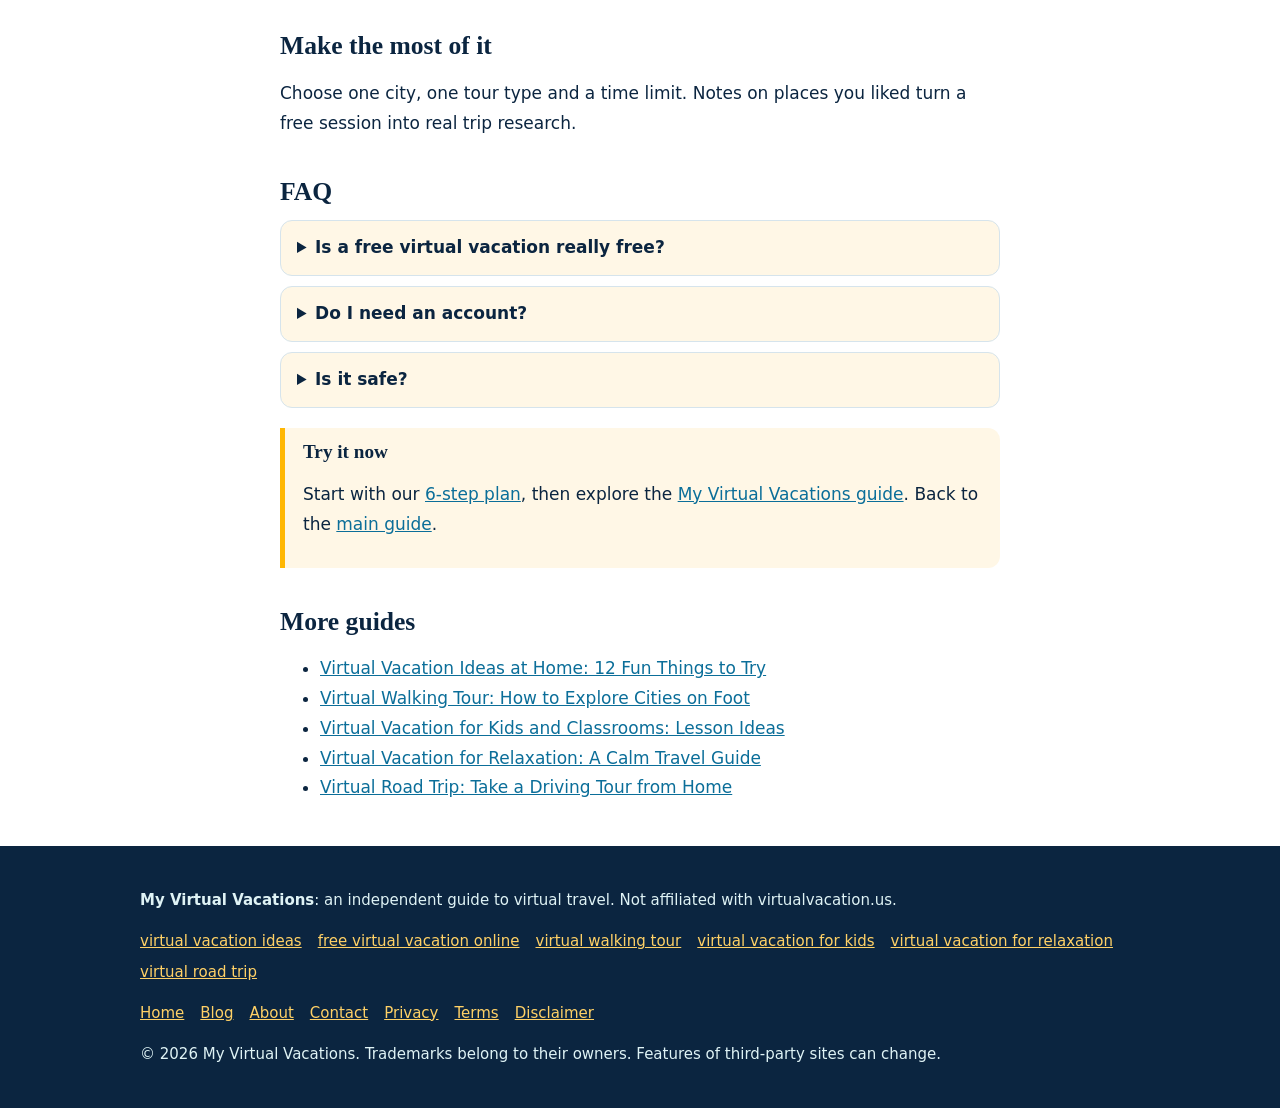
<file: blog/free-virtual-vacation-online/index.html>
<!doctype html><html lang="en"><head><meta charset="utf-8"><meta name="viewport" content="width=device-width,initial-scale=1,viewport-fit=cover"><meta name="google-site-verification" content="3ExGo9vRrgwkmXlETadLTEemdp4cSYKHnnXn-YTymM0" />
<title>Free Virtual Vacation Online: Where to Start</title><meta name="description" content="You can take a free virtual vacation online in minutes. This guide explains the main kinds of free experiences and how to use them safely. Independent guide."><meta name="robots" content="index,follow,max-snippet:-1,max-image-preview:large"><meta name="theme-color" content="#0b2540"><link rel="canonical" href="https://myvirtualvacations.com/blog/free-virtual-vacation-online/"><link rel="alternate" hreflang="en" href="https://myvirtualvacations.com/blog/free-virtual-vacation-online/"><link rel="alternate" hreflang="x-default" href="https://myvirtualvacations.com/blog/free-virtual-vacation-online/">
<link rel="icon" type="image/svg+xml" href="/favicon.svg"><link rel="icon" type="image/png" sizes="192x192" href="/icon-192.png"><link rel="apple-touch-icon" href="/apple-touch-icon.png"><link rel="manifest" href="/manifest.webmanifest">
<meta property="og:type" content="website"><meta property="og:site_name" content="My Virtual Vacations"><meta property="og:title" content="Free Virtual Vacation Online: Where to Start"><meta property="og:description" content="You can take a free virtual vacation online in minutes. This guide explains the main kinds of free experiences and how to use them safely. Independent guide."><meta property="og:url" content="https://myvirtualvacations.com/blog/free-virtual-vacation-online/"><meta property="og:image" content="https://myvirtualvacations.com/og-image.png"><meta property="og:image:width" content="1200"><meta property="og:image:height" content="630"><meta property="og:image:alt" content="Virtual vacation guide with globe and airplane"><meta property="og:locale" content="en_US">
<meta name="twitter:card" content="summary_large_image"><meta name="twitter:title" content="Free Virtual Vacation Online: Where to Start"><meta name="twitter:description" content="You can take a free virtual vacation online in minutes. This guide explains the main kinds of free experiences and how to use them safely. Independent guide."><meta name="twitter:image" content="https://myvirtualvacations.com/og-image.png">
<link rel="stylesheet" href="/assets/style.css"><script type="application/ld+json">{"@context": "https://schema.org", "@graph": [{"@type": "WebSite", "@id": "https://myvirtualvacations.com/#site", "url": "https://myvirtualvacations.com/", "name": "My Virtual Vacations", "inLanguage": "en"}, {"@type": "Organization", "@id": "https://myvirtualvacations.com/#org", "name": "My Virtual Vacations", "url": "https://myvirtualvacations.com/", "logo": {"@type": "ImageObject", "url": "https://myvirtualvacations.com/icon-512.png", "width": 512, "height": 512}, "email": "contact@myvirtualvacations.com"}, {"@type": "WebPage", "@id": "https://myvirtualvacations.com/blog/free-virtual-vacation-online/#page", "url": "https://myvirtualvacations.com/blog/free-virtual-vacation-online/", "name": "Free Virtual Vacation Online: Where to Start", "description": "You can take a free virtual vacation online in minutes. This guide explains the main kinds of free experiences and how to use them safely. Independent guide.", "isPartOf": {"@id": "https://myvirtualvacations.com/#site"}, "inLanguage": "en", "primaryImageOfPage": {"@type": "ImageObject", "url": "https://myvirtualvacations.com/og-image.png"}}, {"@type": "BreadcrumbList", "itemListElement": [{"@type": "ListItem", "position": 1, "name": "Home", "item": "https://myvirtualvacations.com/"}, {"@type": "ListItem", "position": 2, "name": "Free Virtual Vacation Online: Where to Start", "item": "https://myvirtualvacations.com/blog/free-virtual-vacation-online/"}]}, {"@type": "Article", "headline": "Free Virtual Vacation Online: Where to Start", "mainEntityOfPage": "https://myvirtualvacations.com/blog/free-virtual-vacation-online/", "image": "https://myvirtualvacations.com/assets/img/free-virtual-vacation-online.webp", "author": {"@type": "Organization", "name": "My Virtual Vacations"}, "publisher": {"@id": "https://myvirtualvacations.com/#org"}, "dateModified": "2026-10-18"}, {"@type": "FAQPage", "mainEntity": [{"@type": "Question", "name": "Is a free virtual vacation really free?", "acceptedAnswer": {"@type": "Answer", "text": "Starting is free on many sites, but terms vary."}}, {"@type": "Question", "name": "Do I need an account?", "acceptedAnswer": {"@type": "Answer", "text": "Not necessarily; check each site."}}, {"@type": "Question", "name": "Is it safe?", "acceptedAnswer": {"@type": "Answer", "text": "Use official links and standard browser safety habits."}}]}]}</script></head><body><a class="skip" href="#main">Skip to content</a><header class="ph"><div class="w"><div class="top"><a class="br" href="/" aria-label="My Virtual Vacations home"><svg class="ic" viewBox="0 0 24 24" aria-hidden="true"><circle cx="12" cy="12" r="9"/><path d="M3 12h18M12 3c3 3 3 15 0 18M12 3c-3 3-3 15 0 18"/></svg>My Virtual Vacations</a><nav aria-label="Primary"><a href="/#tours">Tours</a><a href="/#plan">Plan</a><a href="/#week">7 Days</a><a href="/blog/">Guides</a><a href="/#faq">FAQ</a><a href="/about/">About</a></nav></div><h1>Free Virtual Vacation Online: Where to Start</h1><p>You can take a free virtual vacation online in minutes. This guide explains the main kinds of free experiences and how to use them safely.</p></div></header><main id="main"><div class="post"><img src='/assets/img/free-virtual-vacation-online.webp' width='1200' height='630' alt='Cover: Free Virtual Vacation Online: Where to Start' decoding='async'><nav class='toc' aria-label='Table of contents'><strong>Contents</strong><ul><li><a href='#s0'>What free means here</a></li><li><a href='#s1'>The Virtual Vacation website</a></li><li><a href='#s2'>Other free ideas</a></li><li><a href='#s3'>What you need</a></li><li><a href='#s4'>Stay safe online</a></li><li><a href='#s5'>Make the most of it</a></li><li><a href='#faq'>FAQ</a></li></ul></nav><h2 id='s0'>What free means here</h2><p>Free usually means you can start a tour in your browser without paying. Terms can change, and sites may show ads, so read the current rules of each service before relying on it.</p><h2 id='s1'>The Virtual Vacation website</h2><p>The independent Virtual Vacation website (virtualvacation.us) offers walking, driving and flying tours, live cams, virtual windows, monuments and a city guessing game, according to public descriptions. Our <a href='/'>main guide</a> explains each one.</p><h2 id='s2'>Other free ideas</h2><p>Map tools, street-level imagery, museum online tours and video platforms all offer free ways to explore. Compare them in our <a href='/#alternatives'>alternatives table</a>.</p><h2 id='s3'>What you need</h2><p>A modern browser, a stable connection and ideally headphones. No app download is normally required for browser tours, but check each site.</p><h2 id='s4'>Stay safe online</h2><p>Open official links, avoid look-alike pages, never enter payment details on a free tour page and keep your browser updated. See <a href='/#safe'>safety and privacy</a>.</p><h2 id='s5'>Make the most of it</h2><p>Choose one city, one tour type and a time limit. Notes on places you liked turn a free session into real trip research.</p><h2 id='faq'>FAQ</h2><details><summary>Is a free virtual vacation really free?</summary><p>Starting is free on many sites, but terms vary.</p></details><details><summary>Do I need an account?</summary><p>Not necessarily; check each site.</p></details><details><summary>Is it safe?</summary><p>Use official links and standard browser safety habits.</p></details><div class='box'><h2>Try it now</h2><p>Start with our <a href='/#plan'>6-step plan</a>, then explore the <a href='https://myvirtualvacations.com/'>My Virtual Vacations guide</a>. Back to the <a href='/'>main guide</a>.</p></div><h2>More guides</h2><ul><li><a href='/blog/virtual-vacation-ideas-at-home/'>Virtual Vacation Ideas at Home: 12 Fun Things to Try</a></li><li><a href='/blog/virtual-walking-tour-cities/'>Virtual Walking Tour: How to Explore Cities on Foot</a></li><li><a href='/blog/virtual-vacation-for-kids-classroom/'>Virtual Vacation for Kids and Classrooms: Lesson Ideas</a></li><li><a href='/blog/virtual-vacation-relaxation-seniors/'>Virtual Vacation for Relaxation: A Calm Travel Guide</a></li><li><a href='/blog/virtual-road-trip-driving-tour/'>Virtual Road Trip: Take a Driving Tour from Home</a></li></ul></div></main><footer><div class="w"><p><strong>My Virtual Vacations</strong>: an independent guide to virtual travel. Not affiliated with virtualvacation.us.</p><ul><li><a href="/blog/virtual-vacation-ideas-at-home/">virtual vacation ideas</a></li><li><a href="/blog/free-virtual-vacation-online/">free virtual vacation online</a></li><li><a href="/blog/virtual-walking-tour-cities/">virtual walking tour</a></li><li><a href="/blog/virtual-vacation-for-kids-classroom/">virtual vacation for kids</a></li><li><a href="/blog/virtual-vacation-relaxation-seniors/">virtual vacation for relaxation</a></li><li><a href="/blog/virtual-road-trip-driving-tour/">virtual road trip</a></li></ul><ul><li><a href="/">Home</a></li><li><a href="/blog/">Blog</a></li><li><a href="/about/">About</a></li><li><a href="/contact/">Contact</a></li><li><a href="/privacy-policy/">Privacy</a></li><li><a href="/terms-of-use/">Terms</a></li><li><a href="/disclaimer/">Disclaimer</a></li></ul><p>© 2026 My Virtual Vacations. Trademarks belong to their owners. Features of third-party sites can change.</p></div></footer><div class="sticky"><a class="btn" href="https://myvirtualvacations.com/">Start Virtual Vacation</a></div><script src="/assets/site.js" defer></script></body></html>
</file>
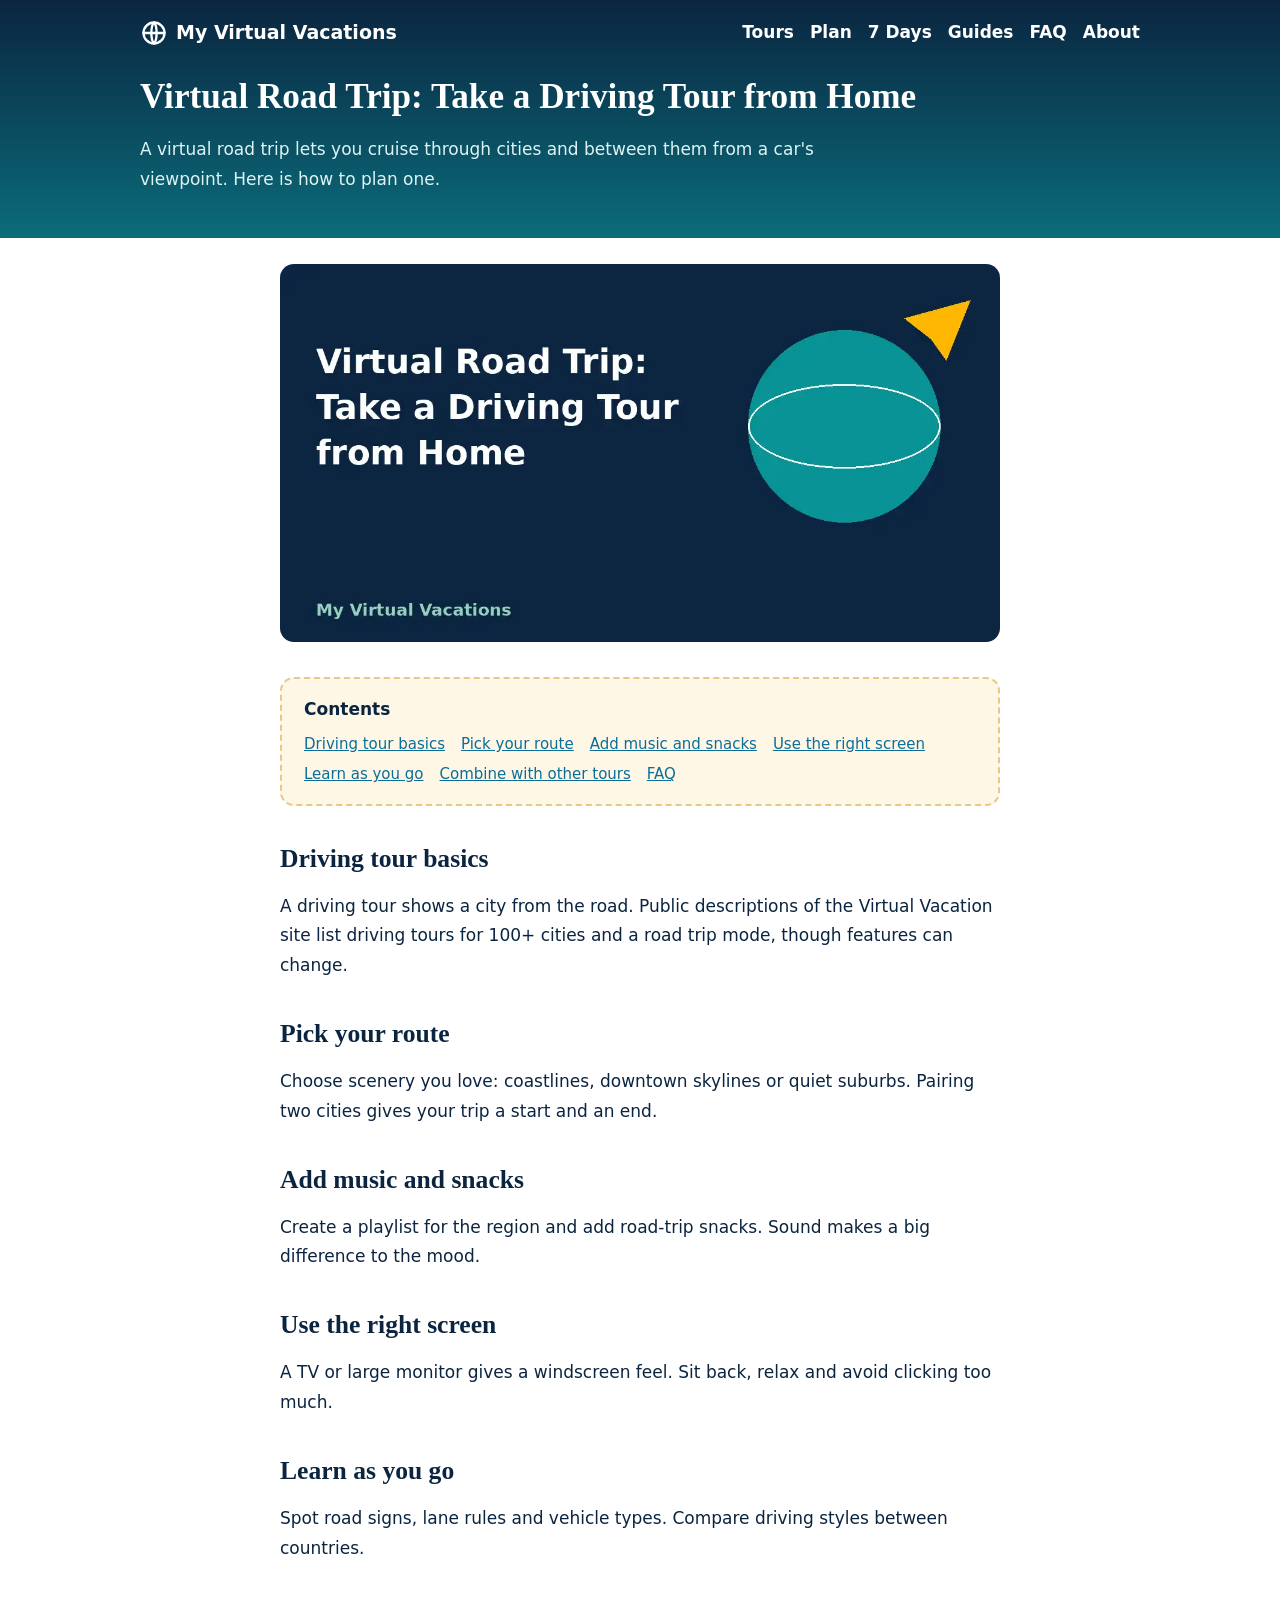
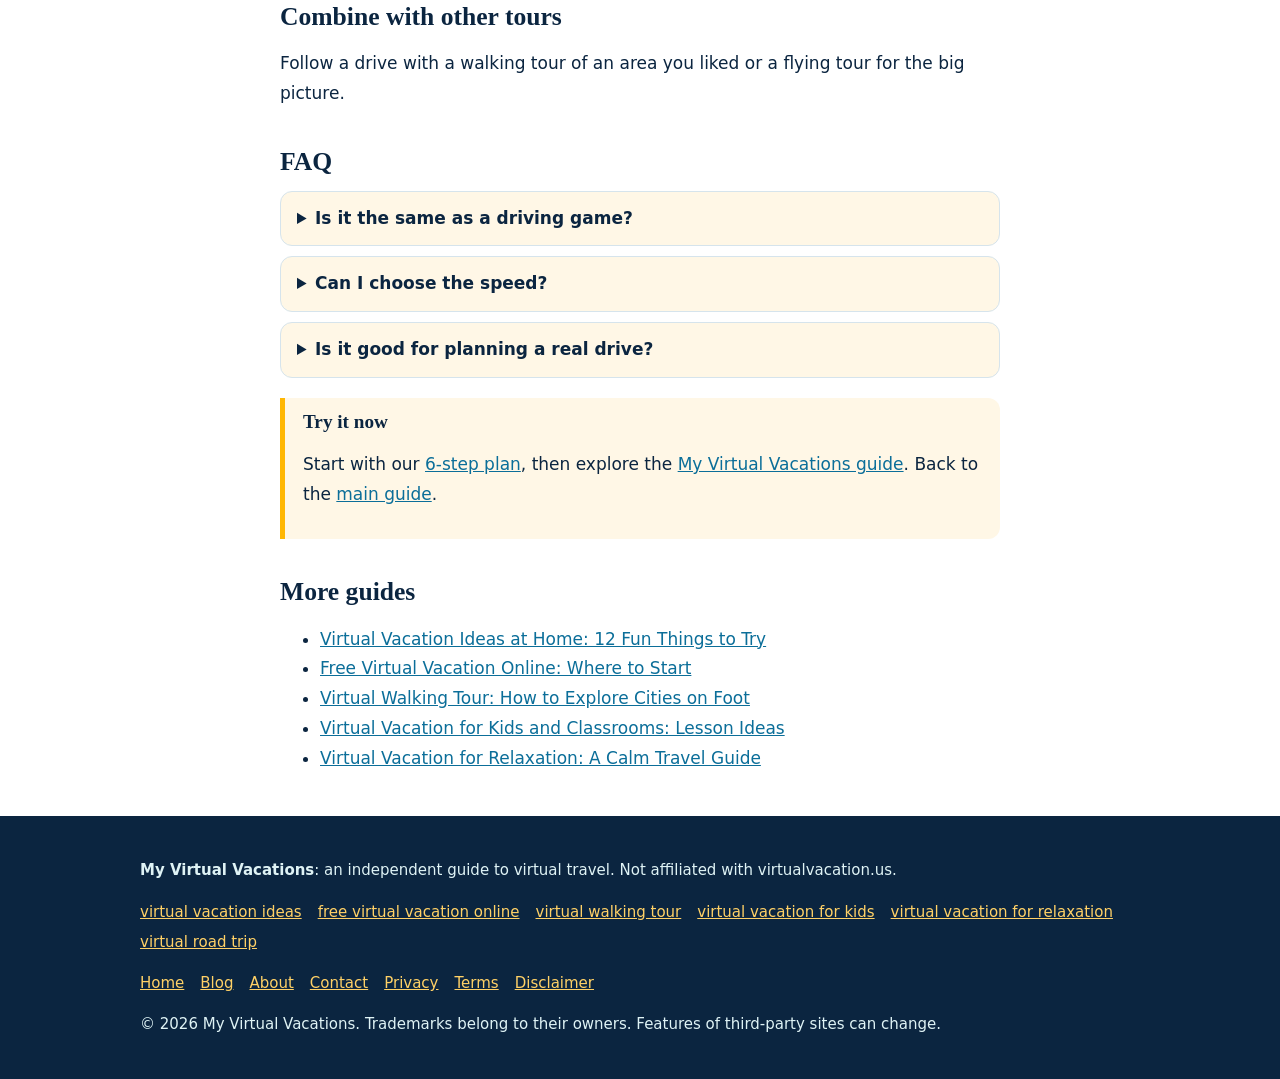
<file: blog/virtual-road-trip-driving-tour/index.html>
<!doctype html><html lang="en"><head><meta charset="utf-8"><meta name="viewport" content="width=device-width,initial-scale=1,viewport-fit=cover"><meta name="google-site-verification" content="3ExGo9vRrgwkmXlETadLTEemdp4cSYKHnnXn-YTymM0" />
<title>Virtual Road Trip: Take a Driving Tour from Home</title><meta name="description" content="A virtual road trip lets you cruise through cities and between them from a car&#x27;s viewpoint. Here is how to plan one. Independent guide with practical steps and."><meta name="robots" content="index,follow,max-snippet:-1,max-image-preview:large"><meta name="theme-color" content="#0b2540"><link rel="canonical" href="https://myvirtualvacations.com/blog/virtual-road-trip-driving-tour/"><link rel="alternate" hreflang="en" href="https://myvirtualvacations.com/blog/virtual-road-trip-driving-tour/"><link rel="alternate" hreflang="x-default" href="https://myvirtualvacations.com/blog/virtual-road-trip-driving-tour/">
<link rel="icon" type="image/svg+xml" href="/favicon.svg"><link rel="icon" type="image/png" sizes="192x192" href="/icon-192.png"><link rel="apple-touch-icon" href="/apple-touch-icon.png"><link rel="manifest" href="/manifest.webmanifest">
<meta property="og:type" content="website"><meta property="og:site_name" content="My Virtual Vacations"><meta property="og:title" content="Virtual Road Trip: Take a Driving Tour from Home"><meta property="og:description" content="A virtual road trip lets you cruise through cities and between them from a car&#x27;s viewpoint. Here is how to plan one. Independent guide with practical steps and."><meta property="og:url" content="https://myvirtualvacations.com/blog/virtual-road-trip-driving-tour/"><meta property="og:image" content="https://myvirtualvacations.com/og-image.png"><meta property="og:image:width" content="1200"><meta property="og:image:height" content="630"><meta property="og:image:alt" content="Virtual vacation guide with globe and airplane"><meta property="og:locale" content="en_US">
<meta name="twitter:card" content="summary_large_image"><meta name="twitter:title" content="Virtual Road Trip: Take a Driving Tour from Home"><meta name="twitter:description" content="A virtual road trip lets you cruise through cities and between them from a car&#x27;s viewpoint. Here is how to plan one. Independent guide with practical steps and."><meta name="twitter:image" content="https://myvirtualvacations.com/og-image.png">
<link rel="stylesheet" href="/assets/style.css"><script type="application/ld+json">{"@context": "https://schema.org", "@graph": [{"@type": "WebSite", "@id": "https://myvirtualvacations.com/#site", "url": "https://myvirtualvacations.com/", "name": "My Virtual Vacations", "inLanguage": "en"}, {"@type": "Organization", "@id": "https://myvirtualvacations.com/#org", "name": "My Virtual Vacations", "url": "https://myvirtualvacations.com/", "logo": {"@type": "ImageObject", "url": "https://myvirtualvacations.com/icon-512.png", "width": 512, "height": 512}, "email": "contact@myvirtualvacations.com"}, {"@type": "WebPage", "@id": "https://myvirtualvacations.com/blog/virtual-road-trip-driving-tour/#page", "url": "https://myvirtualvacations.com/blog/virtual-road-trip-driving-tour/", "name": "Virtual Road Trip: Take a Driving Tour from Home", "description": "A virtual road trip lets you cruise through cities and between them from a car's viewpoint. Here is how to plan one. Independent guide with practical steps and.", "isPartOf": {"@id": "https://myvirtualvacations.com/#site"}, "inLanguage": "en", "primaryImageOfPage": {"@type": "ImageObject", "url": "https://myvirtualvacations.com/og-image.png"}}, {"@type": "BreadcrumbList", "itemListElement": [{"@type": "ListItem", "position": 1, "name": "Home", "item": "https://myvirtualvacations.com/"}, {"@type": "ListItem", "position": 2, "name": "Virtual Road Trip: Take a Driving Tour from Home", "item": "https://myvirtualvacations.com/blog/virtual-road-trip-driving-tour/"}]}, {"@type": "Article", "headline": "Virtual Road Trip: Take a Driving Tour from Home", "mainEntityOfPage": "https://myvirtualvacations.com/blog/virtual-road-trip-driving-tour/", "image": "https://myvirtualvacations.com/assets/img/virtual-road-trip-driving-tour.webp", "author": {"@type": "Organization", "name": "My Virtual Vacations"}, "publisher": {"@id": "https://myvirtualvacations.com/#org"}, "dateModified": "2026-10-18"}, {"@type": "FAQPage", "mainEntity": [{"@type": "Question", "name": "Is it the same as a driving game?", "acceptedAnswer": {"@type": "Answer", "text": "No, it uses real footage, not a game engine."}}, {"@type": "Question", "name": "Can I choose the speed?", "acceptedAnswer": {"@type": "Answer", "text": "Controls vary by site."}}, {"@type": "Question", "name": "Is it good for planning a real drive?", "acceptedAnswer": {"@type": "Answer", "text": "Only as a first look; check current conditions."}}]}]}</script></head><body><a class="skip" href="#main">Skip to content</a><header class="ph"><div class="w"><div class="top"><a class="br" href="/" aria-label="My Virtual Vacations home"><svg class="ic" viewBox="0 0 24 24" aria-hidden="true"><circle cx="12" cy="12" r="9"/><path d="M3 12h18M12 3c3 3 3 15 0 18M12 3c-3 3-3 15 0 18"/></svg>My Virtual Vacations</a><nav aria-label="Primary"><a href="/#tours">Tours</a><a href="/#plan">Plan</a><a href="/#week">7 Days</a><a href="/blog/">Guides</a><a href="/#faq">FAQ</a><a href="/about/">About</a></nav></div><h1>Virtual Road Trip: Take a Driving Tour from Home</h1><p>A virtual road trip lets you cruise through cities and between them from a car's viewpoint. Here is how to plan one.</p></div></header><main id="main"><div class="post"><img src='/assets/img/virtual-road-trip-driving-tour.webp' width='1200' height='630' alt='Cover: Virtual Road Trip: Take a Driving Tour from Home' decoding='async'><nav class='toc' aria-label='Table of contents'><strong>Contents</strong><ul><li><a href='#s0'>Driving tour basics</a></li><li><a href='#s1'>Pick your route</a></li><li><a href='#s2'>Add music and snacks</a></li><li><a href='#s3'>Use the right screen</a></li><li><a href='#s4'>Learn as you go</a></li><li><a href='#s5'>Combine with other tours</a></li><li><a href='#faq'>FAQ</a></li></ul></nav><h2 id='s0'>Driving tour basics</h2><p>A driving tour shows a city from the road. Public descriptions of the Virtual Vacation site list driving tours for 100+ cities and a road trip mode, though features can change.</p><h2 id='s1'>Pick your route</h2><p>Choose scenery you love: coastlines, downtown skylines or quiet suburbs. Pairing two cities gives your trip a start and an end.</p><h2 id='s2'>Add music and snacks</h2><p>Create a playlist for the region and add road-trip snacks. Sound makes a big difference to the mood.</p><h2 id='s3'>Use the right screen</h2><p>A TV or large monitor gives a windscreen feel. Sit back, relax and avoid clicking too much.</p><h2 id='s4'>Learn as you go</h2><p>Spot road signs, lane rules and vehicle types. Compare driving styles between countries.</p><h2 id='s5'>Combine with other tours</h2><p>Follow a drive with a walking tour of an area you liked or a flying tour for the big picture.</p><h2 id='faq'>FAQ</h2><details><summary>Is it the same as a driving game?</summary><p>No, it uses real footage, not a game engine.</p></details><details><summary>Can I choose the speed?</summary><p>Controls vary by site.</p></details><details><summary>Is it good for planning a real drive?</summary><p>Only as a first look; check current conditions.</p></details><div class='box'><h2>Try it now</h2><p>Start with our <a href='/#plan'>6-step plan</a>, then explore the <a href='https://myvirtualvacations.com/'>My Virtual Vacations guide</a>. Back to the <a href='/'>main guide</a>.</p></div><h2>More guides</h2><ul><li><a href='/blog/virtual-vacation-ideas-at-home/'>Virtual Vacation Ideas at Home: 12 Fun Things to Try</a></li><li><a href='/blog/free-virtual-vacation-online/'>Free Virtual Vacation Online: Where to Start</a></li><li><a href='/blog/virtual-walking-tour-cities/'>Virtual Walking Tour: How to Explore Cities on Foot</a></li><li><a href='/blog/virtual-vacation-for-kids-classroom/'>Virtual Vacation for Kids and Classrooms: Lesson Ideas</a></li><li><a href='/blog/virtual-vacation-relaxation-seniors/'>Virtual Vacation for Relaxation: A Calm Travel Guide</a></li></ul></div></main><footer><div class="w"><p><strong>My Virtual Vacations</strong>: an independent guide to virtual travel. Not affiliated with virtualvacation.us.</p><ul><li><a href="/blog/virtual-vacation-ideas-at-home/">virtual vacation ideas</a></li><li><a href="/blog/free-virtual-vacation-online/">free virtual vacation online</a></li><li><a href="/blog/virtual-walking-tour-cities/">virtual walking tour</a></li><li><a href="/blog/virtual-vacation-for-kids-classroom/">virtual vacation for kids</a></li><li><a href="/blog/virtual-vacation-relaxation-seniors/">virtual vacation for relaxation</a></li><li><a href="/blog/virtual-road-trip-driving-tour/">virtual road trip</a></li></ul><ul><li><a href="/">Home</a></li><li><a href="/blog/">Blog</a></li><li><a href="/about/">About</a></li><li><a href="/contact/">Contact</a></li><li><a href="/privacy-policy/">Privacy</a></li><li><a href="/terms-of-use/">Terms</a></li><li><a href="/disclaimer/">Disclaimer</a></li></ul><p>© 2026 My Virtual Vacations. Trademarks belong to their owners. Features of third-party sites can change.</p></div></footer><div class="sticky"><a class="btn" href="https://myvirtualvacations.com/">Start Virtual Vacation</a></div><script src="/assets/site.js" defer></script></body></html>
</file>
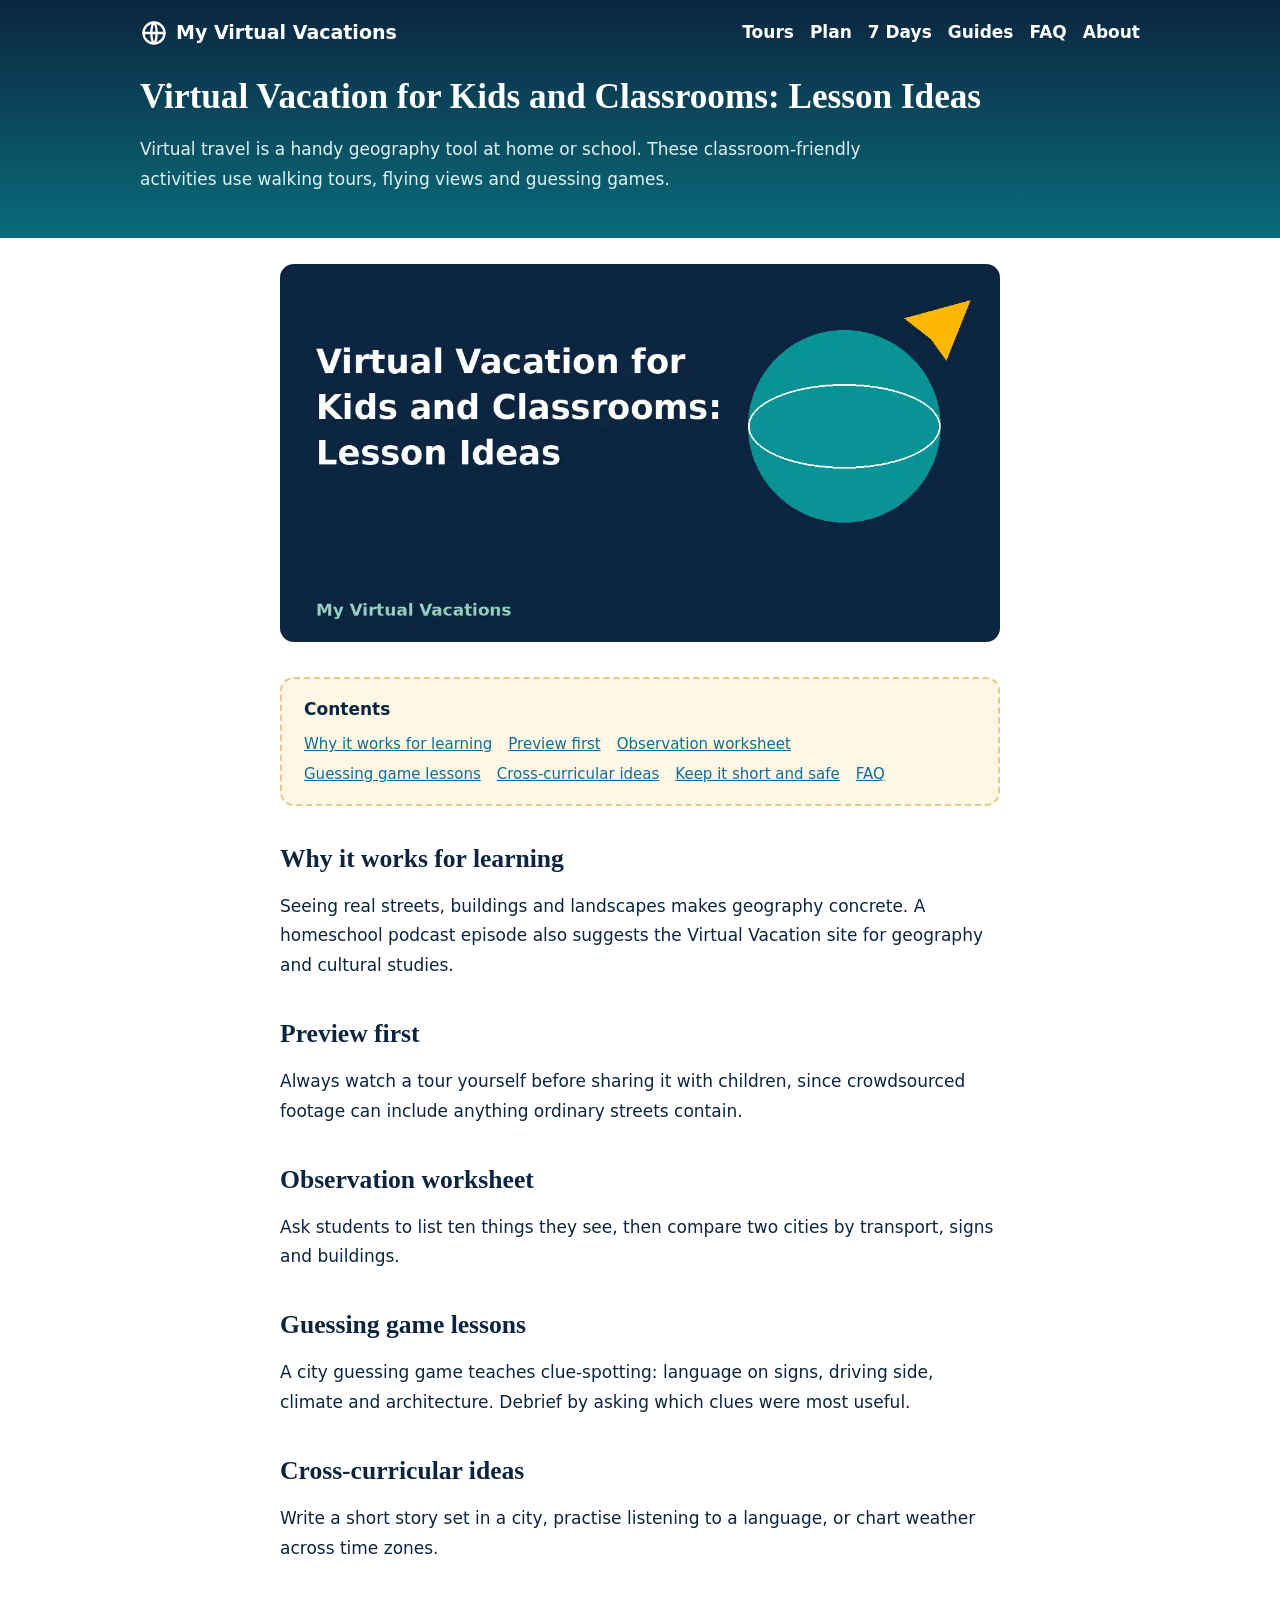
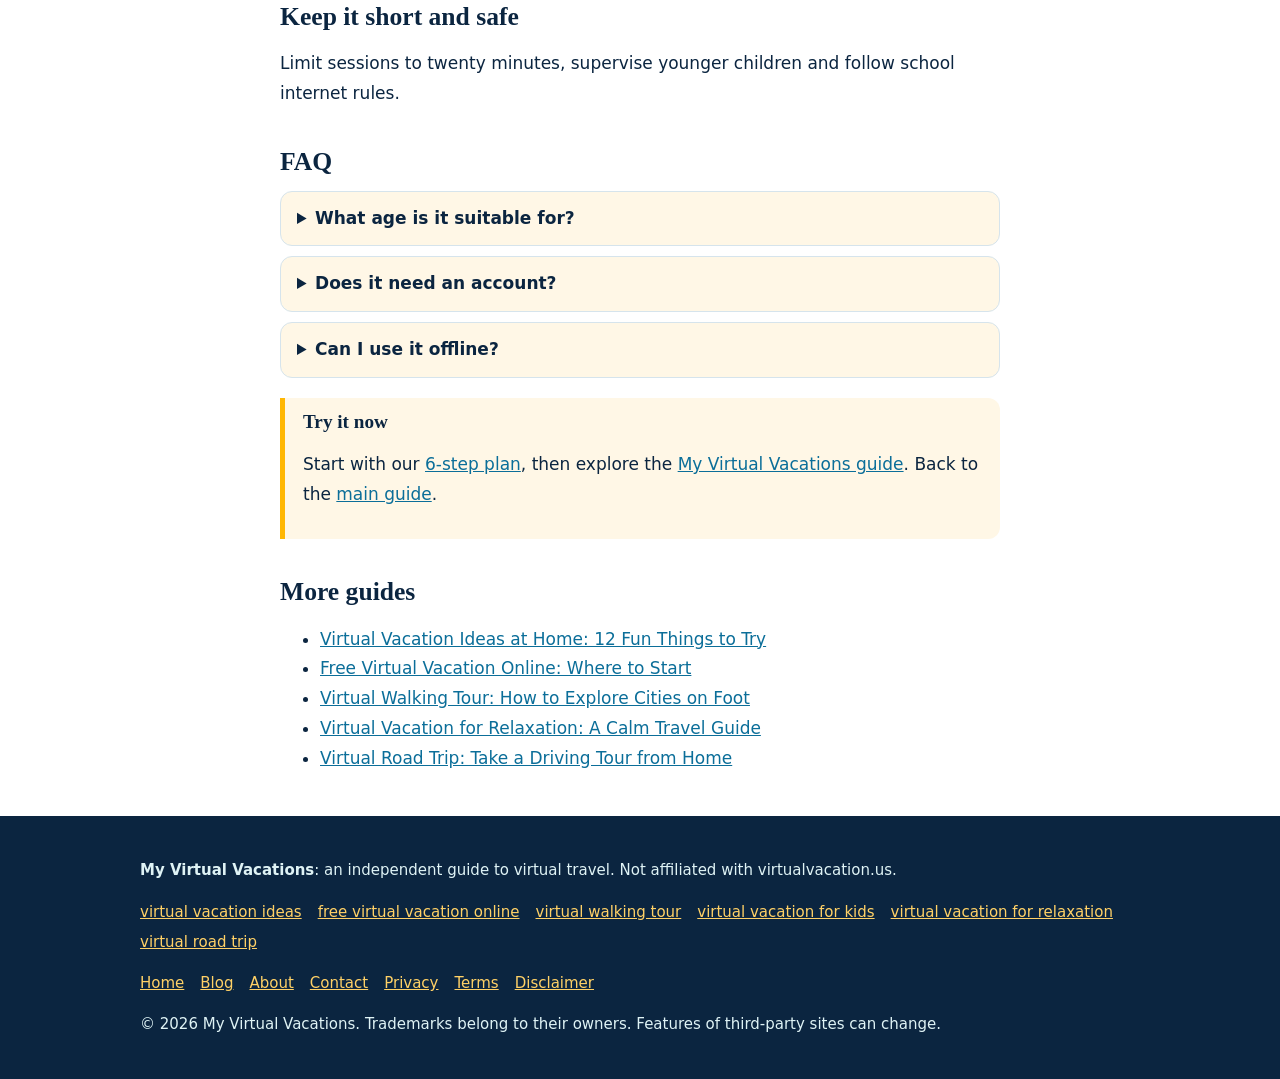
<file: blog/virtual-vacation-for-kids-classroom/index.html>
<!doctype html><html lang="en"><head><meta charset="utf-8"><meta name="viewport" content="width=device-width,initial-scale=1,viewport-fit=cover"><meta name="google-site-verification" content="3ExGo9vRrgwkmXlETadLTEemdp4cSYKHnnXn-YTymM0" />
<title>Virtual Vacation for Kids and Classrooms: Lesson Ideas</title><meta name="description" content="Virtual travel is a handy geography tool at home or school. These classroom-friendly activities use walking tours, flying views and guessing games. Independent."><meta name="robots" content="index,follow,max-snippet:-1,max-image-preview:large"><meta name="theme-color" content="#0b2540"><link rel="canonical" href="https://myvirtualvacations.com/blog/virtual-vacation-for-kids-classroom/"><link rel="alternate" hreflang="en" href="https://myvirtualvacations.com/blog/virtual-vacation-for-kids-classroom/"><link rel="alternate" hreflang="x-default" href="https://myvirtualvacations.com/blog/virtual-vacation-for-kids-classroom/">
<link rel="icon" type="image/svg+xml" href="/favicon.svg"><link rel="icon" type="image/png" sizes="192x192" href="/icon-192.png"><link rel="apple-touch-icon" href="/apple-touch-icon.png"><link rel="manifest" href="/manifest.webmanifest">
<meta property="og:type" content="website"><meta property="og:site_name" content="My Virtual Vacations"><meta property="og:title" content="Virtual Vacation for Kids and Classrooms: Lesson Ideas"><meta property="og:description" content="Virtual travel is a handy geography tool at home or school. These classroom-friendly activities use walking tours, flying views and guessing games. Independent."><meta property="og:url" content="https://myvirtualvacations.com/blog/virtual-vacation-for-kids-classroom/"><meta property="og:image" content="https://myvirtualvacations.com/og-image.png"><meta property="og:image:width" content="1200"><meta property="og:image:height" content="630"><meta property="og:image:alt" content="Virtual vacation guide with globe and airplane"><meta property="og:locale" content="en_US">
<meta name="twitter:card" content="summary_large_image"><meta name="twitter:title" content="Virtual Vacation for Kids and Classrooms: Lesson Ideas"><meta name="twitter:description" content="Virtual travel is a handy geography tool at home or school. These classroom-friendly activities use walking tours, flying views and guessing games. Independent."><meta name="twitter:image" content="https://myvirtualvacations.com/og-image.png">
<link rel="stylesheet" href="/assets/style.css"><script type="application/ld+json">{"@context": "https://schema.org", "@graph": [{"@type": "WebSite", "@id": "https://myvirtualvacations.com/#site", "url": "https://myvirtualvacations.com/", "name": "My Virtual Vacations", "inLanguage": "en"}, {"@type": "Organization", "@id": "https://myvirtualvacations.com/#org", "name": "My Virtual Vacations", "url": "https://myvirtualvacations.com/", "logo": {"@type": "ImageObject", "url": "https://myvirtualvacations.com/icon-512.png", "width": 512, "height": 512}, "email": "contact@myvirtualvacations.com"}, {"@type": "WebPage", "@id": "https://myvirtualvacations.com/blog/virtual-vacation-for-kids-classroom/#page", "url": "https://myvirtualvacations.com/blog/virtual-vacation-for-kids-classroom/", "name": "Virtual Vacation for Kids and Classrooms: Lesson Ideas", "description": "Virtual travel is a handy geography tool at home or school. These classroom-friendly activities use walking tours, flying views and guessing games. Independent.", "isPartOf": {"@id": "https://myvirtualvacations.com/#site"}, "inLanguage": "en", "primaryImageOfPage": {"@type": "ImageObject", "url": "https://myvirtualvacations.com/og-image.png"}}, {"@type": "BreadcrumbList", "itemListElement": [{"@type": "ListItem", "position": 1, "name": "Home", "item": "https://myvirtualvacations.com/"}, {"@type": "ListItem", "position": 2, "name": "Virtual Vacation for Kids and Classrooms: Lesson Ideas", "item": "https://myvirtualvacations.com/blog/virtual-vacation-for-kids-classroom/"}]}, {"@type": "Article", "headline": "Virtual Vacation for Kids and Classrooms: Lesson Ideas", "mainEntityOfPage": "https://myvirtualvacations.com/blog/virtual-vacation-for-kids-classroom/", "image": "https://myvirtualvacations.com/assets/img/virtual-vacation-for-kids-classroom.webp", "author": {"@type": "Organization", "name": "My Virtual Vacations"}, "publisher": {"@id": "https://myvirtualvacations.com/#org"}, "dateModified": "2026-10-18"}, {"@type": "FAQPage", "mainEntity": [{"@type": "Question", "name": "What age is it suitable for?", "acceptedAnswer": {"@type": "Answer", "text": "Adult guidance is recommended; preview content first."}}, {"@type": "Question", "name": "Does it need an account?", "acceptedAnswer": {"@type": "Answer", "text": "Check the site's current rules."}}, {"@type": "Question", "name": "Can I use it offline?", "acceptedAnswer": {"@type": "Answer", "text": "No, it needs an internet connection."}}]}]}</script></head><body><a class="skip" href="#main">Skip to content</a><header class="ph"><div class="w"><div class="top"><a class="br" href="/" aria-label="My Virtual Vacations home"><svg class="ic" viewBox="0 0 24 24" aria-hidden="true"><circle cx="12" cy="12" r="9"/><path d="M3 12h18M12 3c3 3 3 15 0 18M12 3c-3 3-3 15 0 18"/></svg>My Virtual Vacations</a><nav aria-label="Primary"><a href="/#tours">Tours</a><a href="/#plan">Plan</a><a href="/#week">7 Days</a><a href="/blog/">Guides</a><a href="/#faq">FAQ</a><a href="/about/">About</a></nav></div><h1>Virtual Vacation for Kids and Classrooms: Lesson Ideas</h1><p>Virtual travel is a handy geography tool at home or school. These classroom-friendly activities use walking tours, flying views and guessing games.</p></div></header><main id="main"><div class="post"><img src='/assets/img/virtual-vacation-for-kids-classroom.webp' width='1200' height='630' alt='Cover: Virtual Vacation for Kids and Classrooms: Lesson Ideas' decoding='async'><nav class='toc' aria-label='Table of contents'><strong>Contents</strong><ul><li><a href='#s0'>Why it works for learning</a></li><li><a href='#s1'>Preview first</a></li><li><a href='#s2'>Observation worksheet</a></li><li><a href='#s3'>Guessing game lessons</a></li><li><a href='#s4'>Cross-curricular ideas</a></li><li><a href='#s5'>Keep it short and safe</a></li><li><a href='#faq'>FAQ</a></li></ul></nav><h2 id='s0'>Why it works for learning</h2><p>Seeing real streets, buildings and landscapes makes geography concrete. A homeschool podcast episode also suggests the Virtual Vacation site for geography and cultural studies.</p><h2 id='s1'>Preview first</h2><p>Always watch a tour yourself before sharing it with children, since crowdsourced footage can include anything ordinary streets contain.</p><h2 id='s2'>Observation worksheet</h2><p>Ask students to list ten things they see, then compare two cities by transport, signs and buildings.</p><h2 id='s3'>Guessing game lessons</h2><p>A city guessing game teaches clue-spotting: language on signs, driving side, climate and architecture. Debrief by asking which clues were most useful.</p><h2 id='s4'>Cross-curricular ideas</h2><p>Write a short story set in a city, practise listening to a language, or chart weather across time zones.</p><h2 id='s5'>Keep it short and safe</h2><p>Limit sessions to twenty minutes, supervise younger children and follow school internet rules.</p><h2 id='faq'>FAQ</h2><details><summary>What age is it suitable for?</summary><p>Adult guidance is recommended; preview content first.</p></details><details><summary>Does it need an account?</summary><p>Check the site's current rules.</p></details><details><summary>Can I use it offline?</summary><p>No, it needs an internet connection.</p></details><div class='box'><h2>Try it now</h2><p>Start with our <a href='/#plan'>6-step plan</a>, then explore the <a href='https://myvirtualvacations.com/'>My Virtual Vacations guide</a>. Back to the <a href='/'>main guide</a>.</p></div><h2>More guides</h2><ul><li><a href='/blog/virtual-vacation-ideas-at-home/'>Virtual Vacation Ideas at Home: 12 Fun Things to Try</a></li><li><a href='/blog/free-virtual-vacation-online/'>Free Virtual Vacation Online: Where to Start</a></li><li><a href='/blog/virtual-walking-tour-cities/'>Virtual Walking Tour: How to Explore Cities on Foot</a></li><li><a href='/blog/virtual-vacation-relaxation-seniors/'>Virtual Vacation for Relaxation: A Calm Travel Guide</a></li><li><a href='/blog/virtual-road-trip-driving-tour/'>Virtual Road Trip: Take a Driving Tour from Home</a></li></ul></div></main><footer><div class="w"><p><strong>My Virtual Vacations</strong>: an independent guide to virtual travel. Not affiliated with virtualvacation.us.</p><ul><li><a href="/blog/virtual-vacation-ideas-at-home/">virtual vacation ideas</a></li><li><a href="/blog/free-virtual-vacation-online/">free virtual vacation online</a></li><li><a href="/blog/virtual-walking-tour-cities/">virtual walking tour</a></li><li><a href="/blog/virtual-vacation-for-kids-classroom/">virtual vacation for kids</a></li><li><a href="/blog/virtual-vacation-relaxation-seniors/">virtual vacation for relaxation</a></li><li><a href="/blog/virtual-road-trip-driving-tour/">virtual road trip</a></li></ul><ul><li><a href="/">Home</a></li><li><a href="/blog/">Blog</a></li><li><a href="/about/">About</a></li><li><a href="/contact/">Contact</a></li><li><a href="/privacy-policy/">Privacy</a></li><li><a href="/terms-of-use/">Terms</a></li><li><a href="/disclaimer/">Disclaimer</a></li></ul><p>© 2026 My Virtual Vacations. Trademarks belong to their owners. Features of third-party sites can change.</p></div></footer><div class="sticky"><a class="btn" href="https://myvirtualvacations.com/">Start Virtual Vacation</a></div><script src="/assets/site.js" defer></script></body></html>
</file>
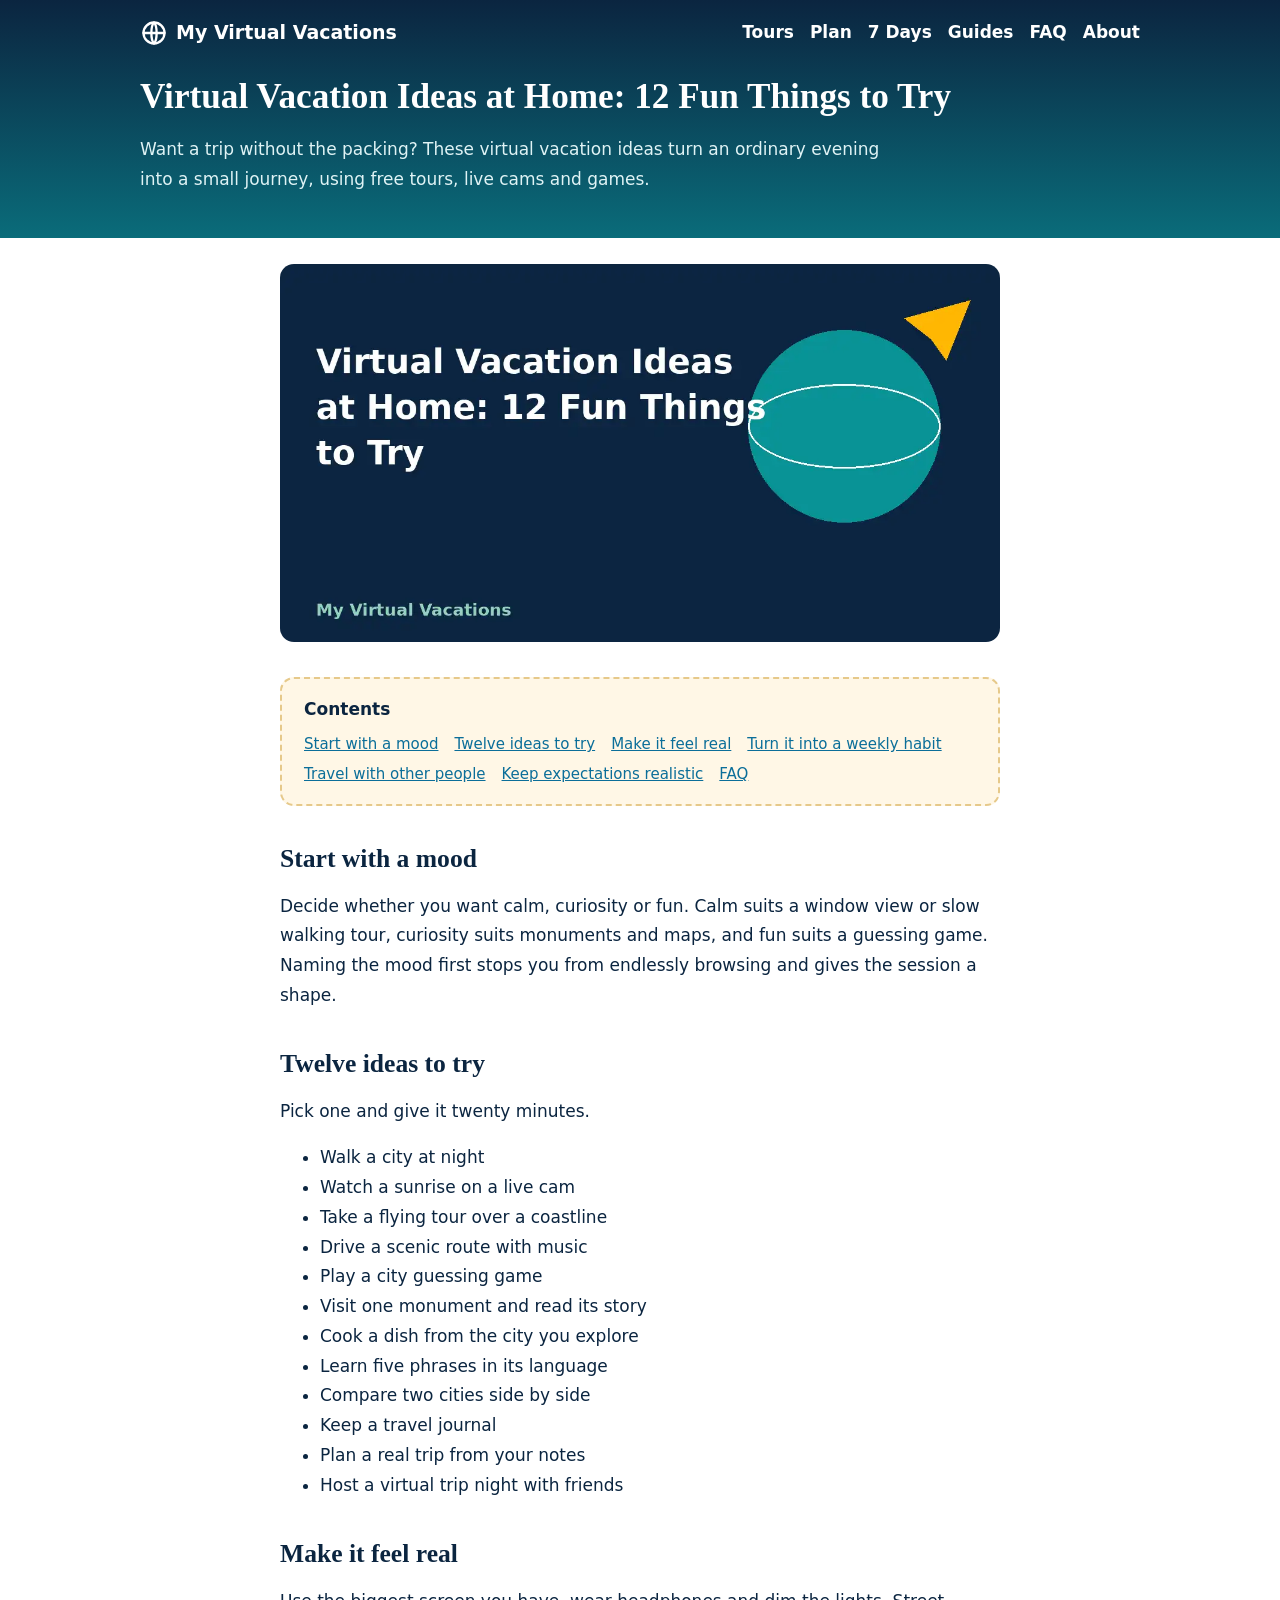
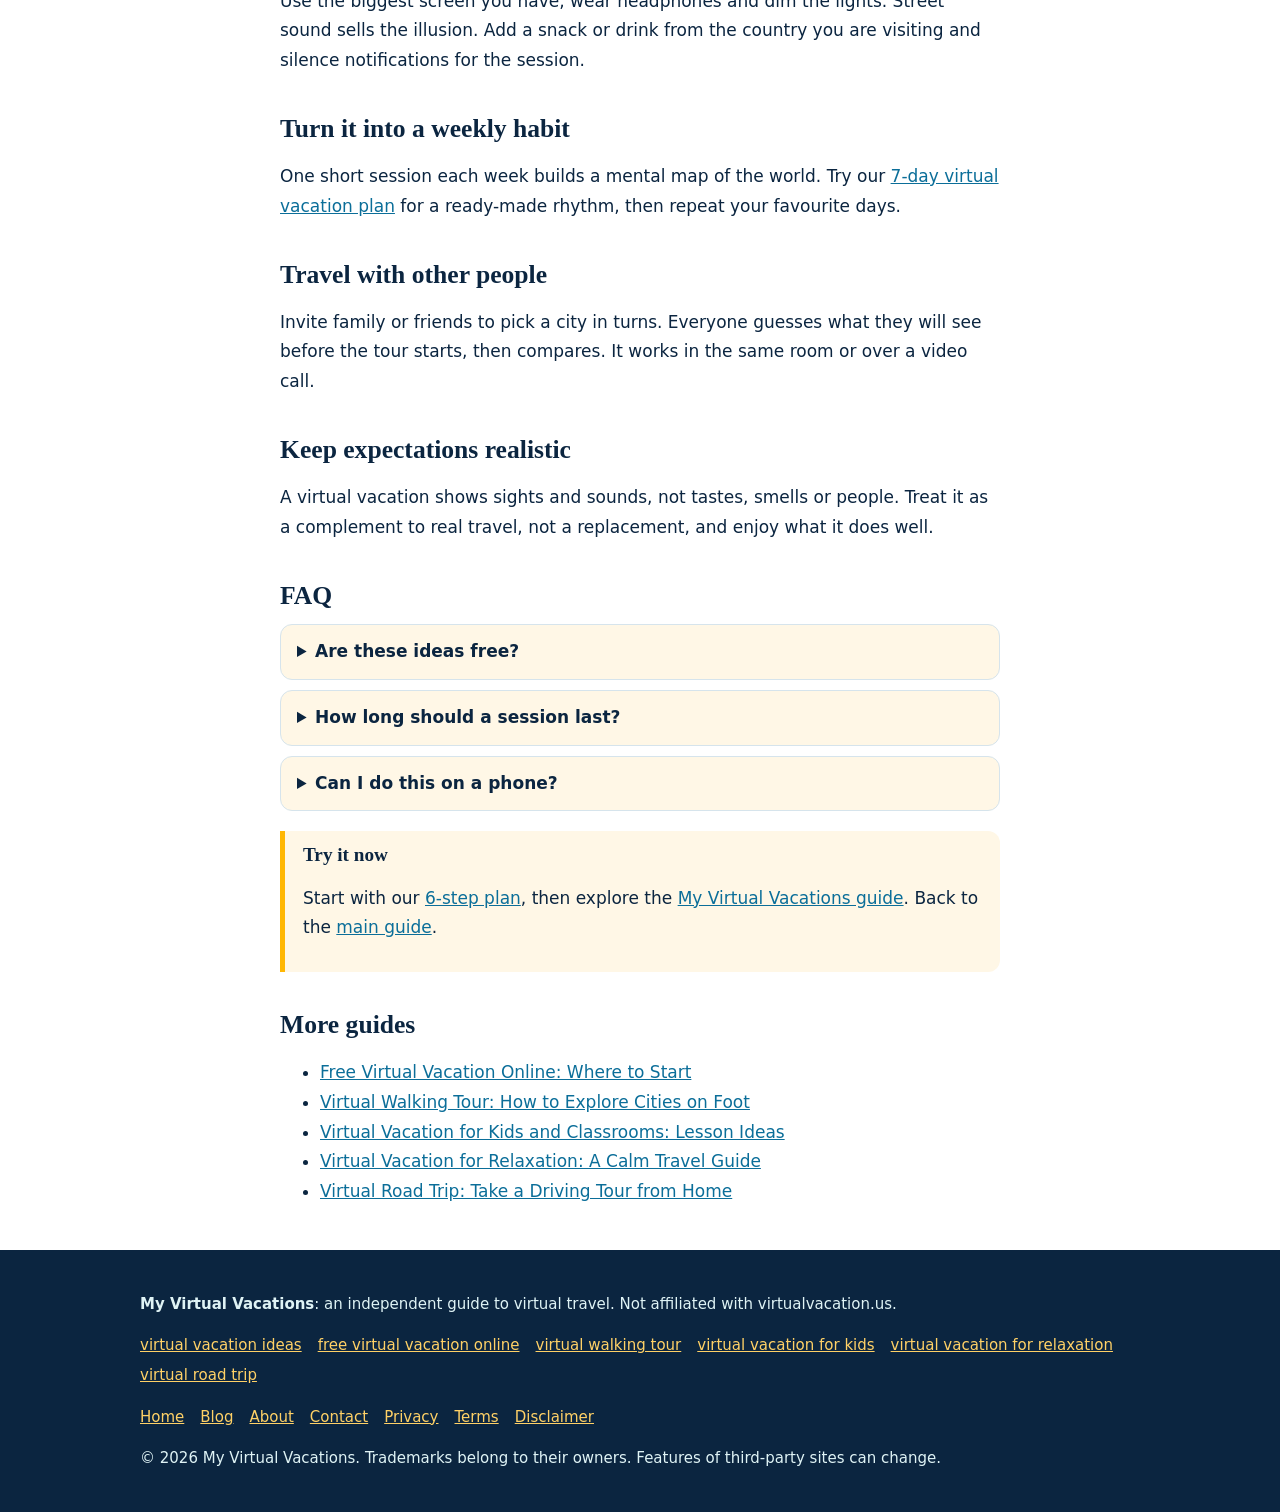
<file: blog/virtual-vacation-ideas-at-home/index.html>
<!doctype html><html lang="en"><head><meta charset="utf-8"><meta name="viewport" content="width=device-width,initial-scale=1,viewport-fit=cover"><meta name="google-site-verification" content="3ExGo9vRrgwkmXlETadLTEemdp4cSYKHnnXn-YTymM0" />
<title>Virtual Vacation Ideas at Home: 12 Fun Things to Try</title><meta name="description" content="Want a trip without the packing? These virtual vacation ideas turn an ordinary evening into a small journey, using free tours, live cams and games. Independent."><meta name="robots" content="index,follow,max-snippet:-1,max-image-preview:large"><meta name="theme-color" content="#0b2540"><link rel="canonical" href="https://myvirtualvacations.com/blog/virtual-vacation-ideas-at-home/"><link rel="alternate" hreflang="en" href="https://myvirtualvacations.com/blog/virtual-vacation-ideas-at-home/"><link rel="alternate" hreflang="x-default" href="https://myvirtualvacations.com/blog/virtual-vacation-ideas-at-home/">
<link rel="icon" type="image/svg+xml" href="/favicon.svg"><link rel="icon" type="image/png" sizes="192x192" href="/icon-192.png"><link rel="apple-touch-icon" href="/apple-touch-icon.png"><link rel="manifest" href="/manifest.webmanifest">
<meta property="og:type" content="website"><meta property="og:site_name" content="My Virtual Vacations"><meta property="og:title" content="Virtual Vacation Ideas at Home: 12 Fun Things to Try"><meta property="og:description" content="Want a trip without the packing? These virtual vacation ideas turn an ordinary evening into a small journey, using free tours, live cams and games. Independent."><meta property="og:url" content="https://myvirtualvacations.com/blog/virtual-vacation-ideas-at-home/"><meta property="og:image" content="https://myvirtualvacations.com/og-image.png"><meta property="og:image:width" content="1200"><meta property="og:image:height" content="630"><meta property="og:image:alt" content="Virtual vacation guide with globe and airplane"><meta property="og:locale" content="en_US">
<meta name="twitter:card" content="summary_large_image"><meta name="twitter:title" content="Virtual Vacation Ideas at Home: 12 Fun Things to Try"><meta name="twitter:description" content="Want a trip without the packing? These virtual vacation ideas turn an ordinary evening into a small journey, using free tours, live cams and games. Independent."><meta name="twitter:image" content="https://myvirtualvacations.com/og-image.png">
<link rel="stylesheet" href="/assets/style.css"><script type="application/ld+json">{"@context": "https://schema.org", "@graph": [{"@type": "WebSite", "@id": "https://myvirtualvacations.com/#site", "url": "https://myvirtualvacations.com/", "name": "My Virtual Vacations", "inLanguage": "en"}, {"@type": "Organization", "@id": "https://myvirtualvacations.com/#org", "name": "My Virtual Vacations", "url": "https://myvirtualvacations.com/", "logo": {"@type": "ImageObject", "url": "https://myvirtualvacations.com/icon-512.png", "width": 512, "height": 512}, "email": "contact@myvirtualvacations.com"}, {"@type": "WebPage", "@id": "https://myvirtualvacations.com/blog/virtual-vacation-ideas-at-home/#page", "url": "https://myvirtualvacations.com/blog/virtual-vacation-ideas-at-home/", "name": "Virtual Vacation Ideas at Home: 12 Fun Things to Try", "description": "Want a trip without the packing? These virtual vacation ideas turn an ordinary evening into a small journey, using free tours, live cams and games. Independent.", "isPartOf": {"@id": "https://myvirtualvacations.com/#site"}, "inLanguage": "en", "primaryImageOfPage": {"@type": "ImageObject", "url": "https://myvirtualvacations.com/og-image.png"}}, {"@type": "BreadcrumbList", "itemListElement": [{"@type": "ListItem", "position": 1, "name": "Home", "item": "https://myvirtualvacations.com/"}, {"@type": "ListItem", "position": 2, "name": "Virtual Vacation Ideas at Home: 12 Fun Things to Try", "item": "https://myvirtualvacations.com/blog/virtual-vacation-ideas-at-home/"}]}, {"@type": "Article", "headline": "Virtual Vacation Ideas at Home: 12 Fun Things to Try", "mainEntityOfPage": "https://myvirtualvacations.com/blog/virtual-vacation-ideas-at-home/", "image": "https://myvirtualvacations.com/assets/img/virtual-vacation-ideas-at-home.webp", "author": {"@type": "Organization", "name": "My Virtual Vacations"}, "publisher": {"@id": "https://myvirtualvacations.com/#org"}, "dateModified": "2026-10-18"}, {"@type": "FAQPage", "mainEntity": [{"@type": "Question", "name": "Are these ideas free?", "acceptedAnswer": {"@type": "Answer", "text": "Many tours and live cams are free to start, but check the current terms of any site you use."}}, {"@type": "Question", "name": "How long should a session last?", "acceptedAnswer": {"@type": "Answer", "text": "Twenty to thirty minutes is a good start."}}, {"@type": "Question", "name": "Can I do this on a phone?", "acceptedAnswer": {"@type": "Answer", "text": "Yes, but a larger screen feels more immersive."}}]}]}</script></head><body><a class="skip" href="#main">Skip to content</a><header class="ph"><div class="w"><div class="top"><a class="br" href="/" aria-label="My Virtual Vacations home"><svg class="ic" viewBox="0 0 24 24" aria-hidden="true"><circle cx="12" cy="12" r="9"/><path d="M3 12h18M12 3c3 3 3 15 0 18M12 3c-3 3-3 15 0 18"/></svg>My Virtual Vacations</a><nav aria-label="Primary"><a href="/#tours">Tours</a><a href="/#plan">Plan</a><a href="/#week">7 Days</a><a href="/blog/">Guides</a><a href="/#faq">FAQ</a><a href="/about/">About</a></nav></div><h1>Virtual Vacation Ideas at Home: 12 Fun Things to Try</h1><p>Want a trip without the packing? These virtual vacation ideas turn an ordinary evening into a small journey, using free tours, live cams and games.</p></div></header><main id="main"><div class="post"><img src='/assets/img/virtual-vacation-ideas-at-home.webp' width='1200' height='630' alt='Cover: Virtual Vacation Ideas at Home: 12 Fun Things to Try' decoding='async'><nav class='toc' aria-label='Table of contents'><strong>Contents</strong><ul><li><a href='#s0'>Start with a mood</a></li><li><a href='#s1'>Twelve ideas to try</a></li><li><a href='#s2'>Make it feel real</a></li><li><a href='#s3'>Turn it into a weekly habit</a></li><li><a href='#s4'>Travel with other people</a></li><li><a href='#s5'>Keep expectations realistic</a></li><li><a href='#faq'>FAQ</a></li></ul></nav><h2 id='s0'>Start with a mood</h2><p>Decide whether you want calm, curiosity or fun. Calm suits a window view or slow walking tour, curiosity suits monuments and maps, and fun suits a guessing game. Naming the mood first stops you from endlessly browsing and gives the session a shape.</p><h2 id='s1'>Twelve ideas to try</h2><p>Pick one and give it twenty minutes.</p><ul><li>Walk a city at night</li><li>Watch a sunrise on a live cam</li><li>Take a flying tour over a coastline</li><li>Drive a scenic route with music</li><li>Play a city guessing game</li><li>Visit one monument and read its story</li><li>Cook a dish from the city you explore</li><li>Learn five phrases in its language</li><li>Compare two cities side by side</li><li>Keep a travel journal</li><li>Plan a real trip from your notes</li><li>Host a virtual trip night with friends</li></ul><h2 id='s2'>Make it feel real</h2><p>Use the biggest screen you have, wear headphones and dim the lights. Street sound sells the illusion. Add a snack or drink from the country you are visiting and silence notifications for the session.</p><h2 id='s3'>Turn it into a weekly habit</h2><p>One short session each week builds a mental map of the world. Try our <a href='/#week'>7-day virtual vacation plan</a> for a ready-made rhythm, then repeat your favourite days.</p><h2 id='s4'>Travel with other people</h2><p>Invite family or friends to pick a city in turns. Everyone guesses what they will see before the tour starts, then compares. It works in the same room or over a video call.</p><h2 id='s5'>Keep expectations realistic</h2><p>A virtual vacation shows sights and sounds, not tastes, smells or people. Treat it as a complement to real travel, not a replacement, and enjoy what it does well.</p><h2 id='faq'>FAQ</h2><details><summary>Are these ideas free?</summary><p>Many tours and live cams are free to start, but check the current terms of any site you use.</p></details><details><summary>How long should a session last?</summary><p>Twenty to thirty minutes is a good start.</p></details><details><summary>Can I do this on a phone?</summary><p>Yes, but a larger screen feels more immersive.</p></details><div class='box'><h2>Try it now</h2><p>Start with our <a href='/#plan'>6-step plan</a>, then explore the <a href='https://myvirtualvacations.com/'>My Virtual Vacations guide</a>. Back to the <a href='/'>main guide</a>.</p></div><h2>More guides</h2><ul><li><a href='/blog/free-virtual-vacation-online/'>Free Virtual Vacation Online: Where to Start</a></li><li><a href='/blog/virtual-walking-tour-cities/'>Virtual Walking Tour: How to Explore Cities on Foot</a></li><li><a href='/blog/virtual-vacation-for-kids-classroom/'>Virtual Vacation for Kids and Classrooms: Lesson Ideas</a></li><li><a href='/blog/virtual-vacation-relaxation-seniors/'>Virtual Vacation for Relaxation: A Calm Travel Guide</a></li><li><a href='/blog/virtual-road-trip-driving-tour/'>Virtual Road Trip: Take a Driving Tour from Home</a></li></ul></div></main><footer><div class="w"><p><strong>My Virtual Vacations</strong>: an independent guide to virtual travel. Not affiliated with virtualvacation.us.</p><ul><li><a href="/blog/virtual-vacation-ideas-at-home/">virtual vacation ideas</a></li><li><a href="/blog/free-virtual-vacation-online/">free virtual vacation online</a></li><li><a href="/blog/virtual-walking-tour-cities/">virtual walking tour</a></li><li><a href="/blog/virtual-vacation-for-kids-classroom/">virtual vacation for kids</a></li><li><a href="/blog/virtual-vacation-relaxation-seniors/">virtual vacation for relaxation</a></li><li><a href="/blog/virtual-road-trip-driving-tour/">virtual road trip</a></li></ul><ul><li><a href="/">Home</a></li><li><a href="/blog/">Blog</a></li><li><a href="/about/">About</a></li><li><a href="/contact/">Contact</a></li><li><a href="/privacy-policy/">Privacy</a></li><li><a href="/terms-of-use/">Terms</a></li><li><a href="/disclaimer/">Disclaimer</a></li></ul><p>© 2026 My Virtual Vacations. Trademarks belong to their owners. Features of third-party sites can change.</p></div></footer><div class="sticky"><a class="btn" href="https://myvirtualvacations.com/">Start Virtual Vacation</a></div><script src="/assets/site.js" defer></script></body></html>
</file>
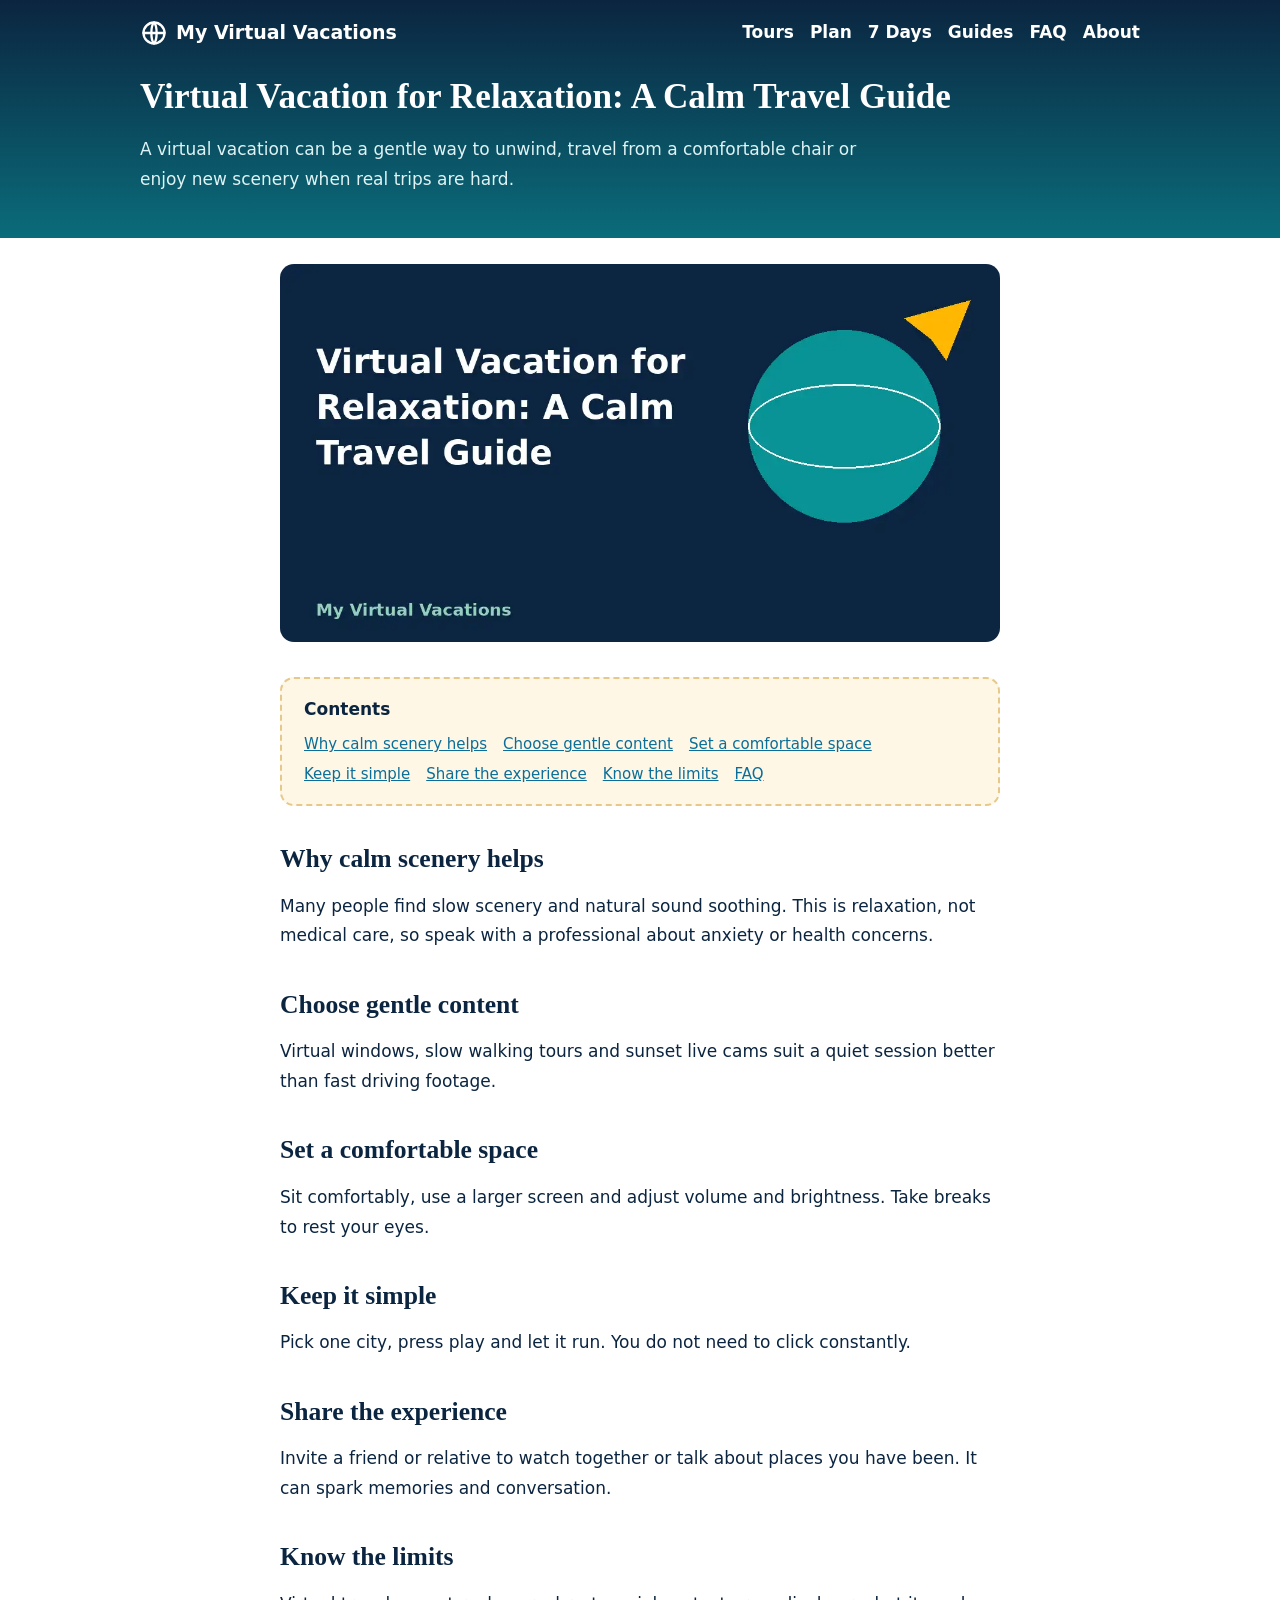
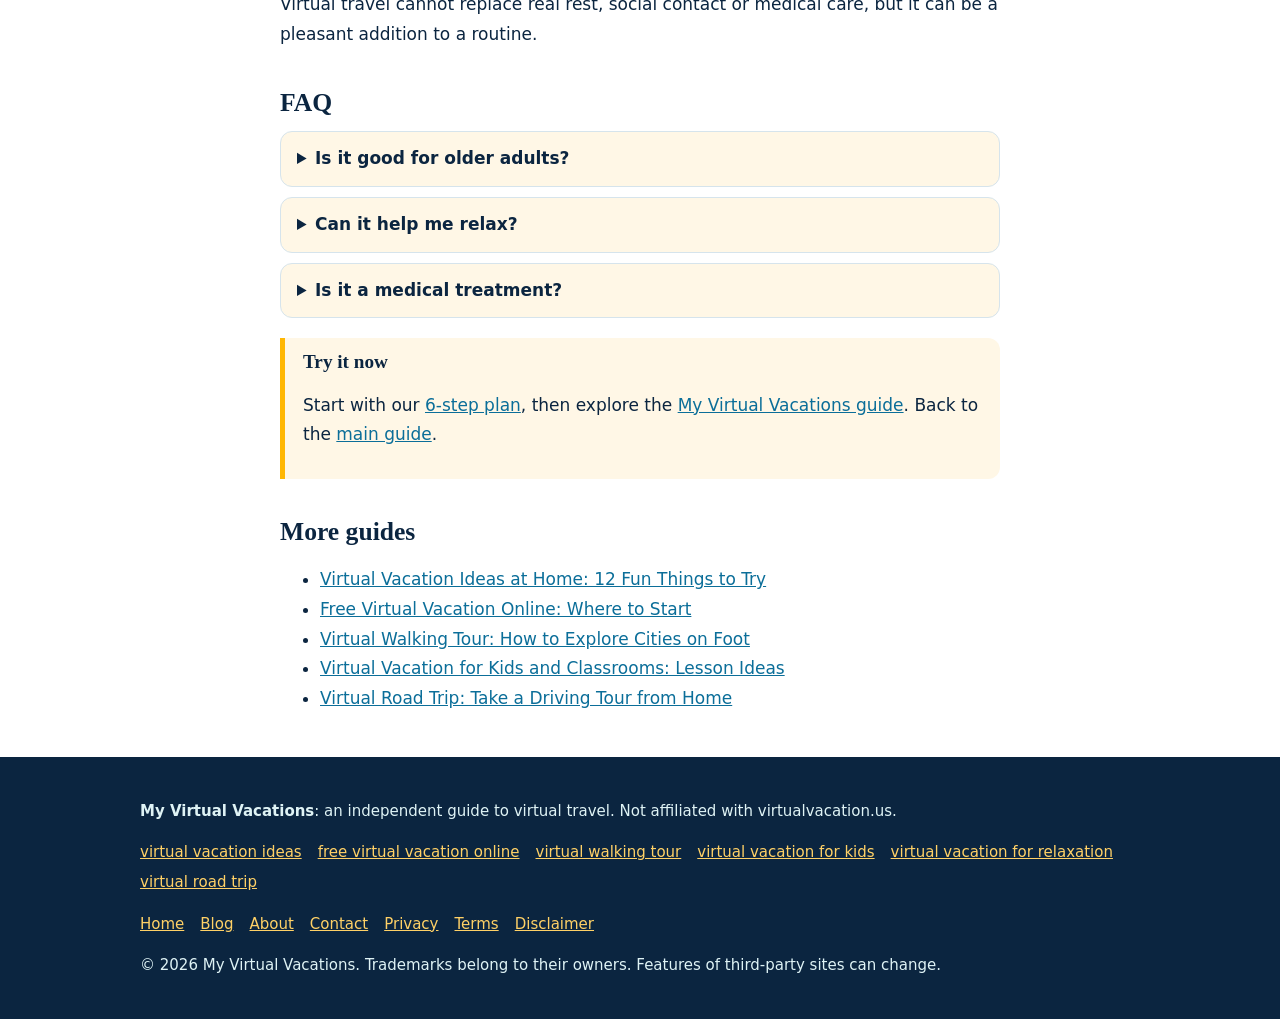
<file: blog/virtual-vacation-relaxation-seniors/index.html>
<!doctype html><html lang="en"><head><meta charset="utf-8"><meta name="viewport" content="width=device-width,initial-scale=1,viewport-fit=cover"><meta name="google-site-verification" content="3ExGo9vRrgwkmXlETadLTEemdp4cSYKHnnXn-YTymM0" />
<title>Virtual Vacation for Relaxation: A Calm Travel Guide</title><meta name="description" content="A virtual vacation can be a gentle way to unwind, travel from a comfortable chair or enjoy new scenery when real trips are hard. Independent guide with."><meta name="robots" content="index,follow,max-snippet:-1,max-image-preview:large"><meta name="theme-color" content="#0b2540"><link rel="canonical" href="https://myvirtualvacations.com/blog/virtual-vacation-relaxation-seniors/"><link rel="alternate" hreflang="en" href="https://myvirtualvacations.com/blog/virtual-vacation-relaxation-seniors/"><link rel="alternate" hreflang="x-default" href="https://myvirtualvacations.com/blog/virtual-vacation-relaxation-seniors/">
<link rel="icon" type="image/svg+xml" href="/favicon.svg"><link rel="icon" type="image/png" sizes="192x192" href="/icon-192.png"><link rel="apple-touch-icon" href="/apple-touch-icon.png"><link rel="manifest" href="/manifest.webmanifest">
<meta property="og:type" content="website"><meta property="og:site_name" content="My Virtual Vacations"><meta property="og:title" content="Virtual Vacation for Relaxation: A Calm Travel Guide"><meta property="og:description" content="A virtual vacation can be a gentle way to unwind, travel from a comfortable chair or enjoy new scenery when real trips are hard. Independent guide with."><meta property="og:url" content="https://myvirtualvacations.com/blog/virtual-vacation-relaxation-seniors/"><meta property="og:image" content="https://myvirtualvacations.com/og-image.png"><meta property="og:image:width" content="1200"><meta property="og:image:height" content="630"><meta property="og:image:alt" content="Virtual vacation guide with globe and airplane"><meta property="og:locale" content="en_US">
<meta name="twitter:card" content="summary_large_image"><meta name="twitter:title" content="Virtual Vacation for Relaxation: A Calm Travel Guide"><meta name="twitter:description" content="A virtual vacation can be a gentle way to unwind, travel from a comfortable chair or enjoy new scenery when real trips are hard. Independent guide with."><meta name="twitter:image" content="https://myvirtualvacations.com/og-image.png">
<link rel="stylesheet" href="/assets/style.css"><script type="application/ld+json">{"@context": "https://schema.org", "@graph": [{"@type": "WebSite", "@id": "https://myvirtualvacations.com/#site", "url": "https://myvirtualvacations.com/", "name": "My Virtual Vacations", "inLanguage": "en"}, {"@type": "Organization", "@id": "https://myvirtualvacations.com/#org", "name": "My Virtual Vacations", "url": "https://myvirtualvacations.com/", "logo": {"@type": "ImageObject", "url": "https://myvirtualvacations.com/icon-512.png", "width": 512, "height": 512}, "email": "contact@myvirtualvacations.com"}, {"@type": "WebPage", "@id": "https://myvirtualvacations.com/blog/virtual-vacation-relaxation-seniors/#page", "url": "https://myvirtualvacations.com/blog/virtual-vacation-relaxation-seniors/", "name": "Virtual Vacation for Relaxation: A Calm Travel Guide", "description": "A virtual vacation can be a gentle way to unwind, travel from a comfortable chair or enjoy new scenery when real trips are hard. Independent guide with.", "isPartOf": {"@id": "https://myvirtualvacations.com/#site"}, "inLanguage": "en", "primaryImageOfPage": {"@type": "ImageObject", "url": "https://myvirtualvacations.com/og-image.png"}}, {"@type": "BreadcrumbList", "itemListElement": [{"@type": "ListItem", "position": 1, "name": "Home", "item": "https://myvirtualvacations.com/"}, {"@type": "ListItem", "position": 2, "name": "Virtual Vacation for Relaxation: A Calm Travel Guide", "item": "https://myvirtualvacations.com/blog/virtual-vacation-relaxation-seniors/"}]}, {"@type": "Article", "headline": "Virtual Vacation for Relaxation: A Calm Travel Guide", "mainEntityOfPage": "https://myvirtualvacations.com/blog/virtual-vacation-relaxation-seniors/", "image": "https://myvirtualvacations.com/assets/img/virtual-vacation-relaxation-seniors.webp", "author": {"@type": "Organization", "name": "My Virtual Vacations"}, "publisher": {"@id": "https://myvirtualvacations.com/#org"}, "dateModified": "2026-10-18"}, {"@type": "FAQPage", "mainEntity": [{"@type": "Question", "name": "Is it good for older adults?", "acceptedAnswer": {"@type": "Answer", "text": "It can be, especially with a large screen and simple controls."}}, {"@type": "Question", "name": "Can it help me relax?", "acceptedAnswer": {"@type": "Answer", "text": "Many people find it calming, but results vary."}}, {"@type": "Question", "name": "Is it a medical treatment?", "acceptedAnswer": {"@type": "Answer", "text": "No."}}]}]}</script></head><body><a class="skip" href="#main">Skip to content</a><header class="ph"><div class="w"><div class="top"><a class="br" href="/" aria-label="My Virtual Vacations home"><svg class="ic" viewBox="0 0 24 24" aria-hidden="true"><circle cx="12" cy="12" r="9"/><path d="M3 12h18M12 3c3 3 3 15 0 18M12 3c-3 3-3 15 0 18"/></svg>My Virtual Vacations</a><nav aria-label="Primary"><a href="/#tours">Tours</a><a href="/#plan">Plan</a><a href="/#week">7 Days</a><a href="/blog/">Guides</a><a href="/#faq">FAQ</a><a href="/about/">About</a></nav></div><h1>Virtual Vacation for Relaxation: A Calm Travel Guide</h1><p>A virtual vacation can be a gentle way to unwind, travel from a comfortable chair or enjoy new scenery when real trips are hard.</p></div></header><main id="main"><div class="post"><img src='/assets/img/virtual-vacation-relaxation-seniors.webp' width='1200' height='630' alt='Cover: Virtual Vacation for Relaxation: A Calm Travel Guide' decoding='async'><nav class='toc' aria-label='Table of contents'><strong>Contents</strong><ul><li><a href='#s0'>Why calm scenery helps</a></li><li><a href='#s1'>Choose gentle content</a></li><li><a href='#s2'>Set a comfortable space</a></li><li><a href='#s3'>Keep it simple</a></li><li><a href='#s4'>Share the experience</a></li><li><a href='#s5'>Know the limits</a></li><li><a href='#faq'>FAQ</a></li></ul></nav><h2 id='s0'>Why calm scenery helps</h2><p>Many people find slow scenery and natural sound soothing. This is relaxation, not medical care, so speak with a professional about anxiety or health concerns.</p><h2 id='s1'>Choose gentle content</h2><p>Virtual windows, slow walking tours and sunset live cams suit a quiet session better than fast driving footage.</p><h2 id='s2'>Set a comfortable space</h2><p>Sit comfortably, use a larger screen and adjust volume and brightness. Take breaks to rest your eyes.</p><h2 id='s3'>Keep it simple</h2><p>Pick one city, press play and let it run. You do not need to click constantly.</p><h2 id='s4'>Share the experience</h2><p>Invite a friend or relative to watch together or talk about places you have been. It can spark memories and conversation.</p><h2 id='s5'>Know the limits</h2><p>Virtual travel cannot replace real rest, social contact or medical care, but it can be a pleasant addition to a routine.</p><h2 id='faq'>FAQ</h2><details><summary>Is it good for older adults?</summary><p>It can be, especially with a large screen and simple controls.</p></details><details><summary>Can it help me relax?</summary><p>Many people find it calming, but results vary.</p></details><details><summary>Is it a medical treatment?</summary><p>No.</p></details><div class='box'><h2>Try it now</h2><p>Start with our <a href='/#plan'>6-step plan</a>, then explore the <a href='https://myvirtualvacations.com/'>My Virtual Vacations guide</a>. Back to the <a href='/'>main guide</a>.</p></div><h2>More guides</h2><ul><li><a href='/blog/virtual-vacation-ideas-at-home/'>Virtual Vacation Ideas at Home: 12 Fun Things to Try</a></li><li><a href='/blog/free-virtual-vacation-online/'>Free Virtual Vacation Online: Where to Start</a></li><li><a href='/blog/virtual-walking-tour-cities/'>Virtual Walking Tour: How to Explore Cities on Foot</a></li><li><a href='/blog/virtual-vacation-for-kids-classroom/'>Virtual Vacation for Kids and Classrooms: Lesson Ideas</a></li><li><a href='/blog/virtual-road-trip-driving-tour/'>Virtual Road Trip: Take a Driving Tour from Home</a></li></ul></div></main><footer><div class="w"><p><strong>My Virtual Vacations</strong>: an independent guide to virtual travel. Not affiliated with virtualvacation.us.</p><ul><li><a href="/blog/virtual-vacation-ideas-at-home/">virtual vacation ideas</a></li><li><a href="/blog/free-virtual-vacation-online/">free virtual vacation online</a></li><li><a href="/blog/virtual-walking-tour-cities/">virtual walking tour</a></li><li><a href="/blog/virtual-vacation-for-kids-classroom/">virtual vacation for kids</a></li><li><a href="/blog/virtual-vacation-relaxation-seniors/">virtual vacation for relaxation</a></li><li><a href="/blog/virtual-road-trip-driving-tour/">virtual road trip</a></li></ul><ul><li><a href="/">Home</a></li><li><a href="/blog/">Blog</a></li><li><a href="/about/">About</a></li><li><a href="/contact/">Contact</a></li><li><a href="/privacy-policy/">Privacy</a></li><li><a href="/terms-of-use/">Terms</a></li><li><a href="/disclaimer/">Disclaimer</a></li></ul><p>© 2026 My Virtual Vacations. Trademarks belong to their owners. Features of third-party sites can change.</p></div></footer><div class="sticky"><a class="btn" href="https://myvirtualvacations.com/">Start Virtual Vacation</a></div><script src="/assets/site.js" defer></script></body></html>
</file>
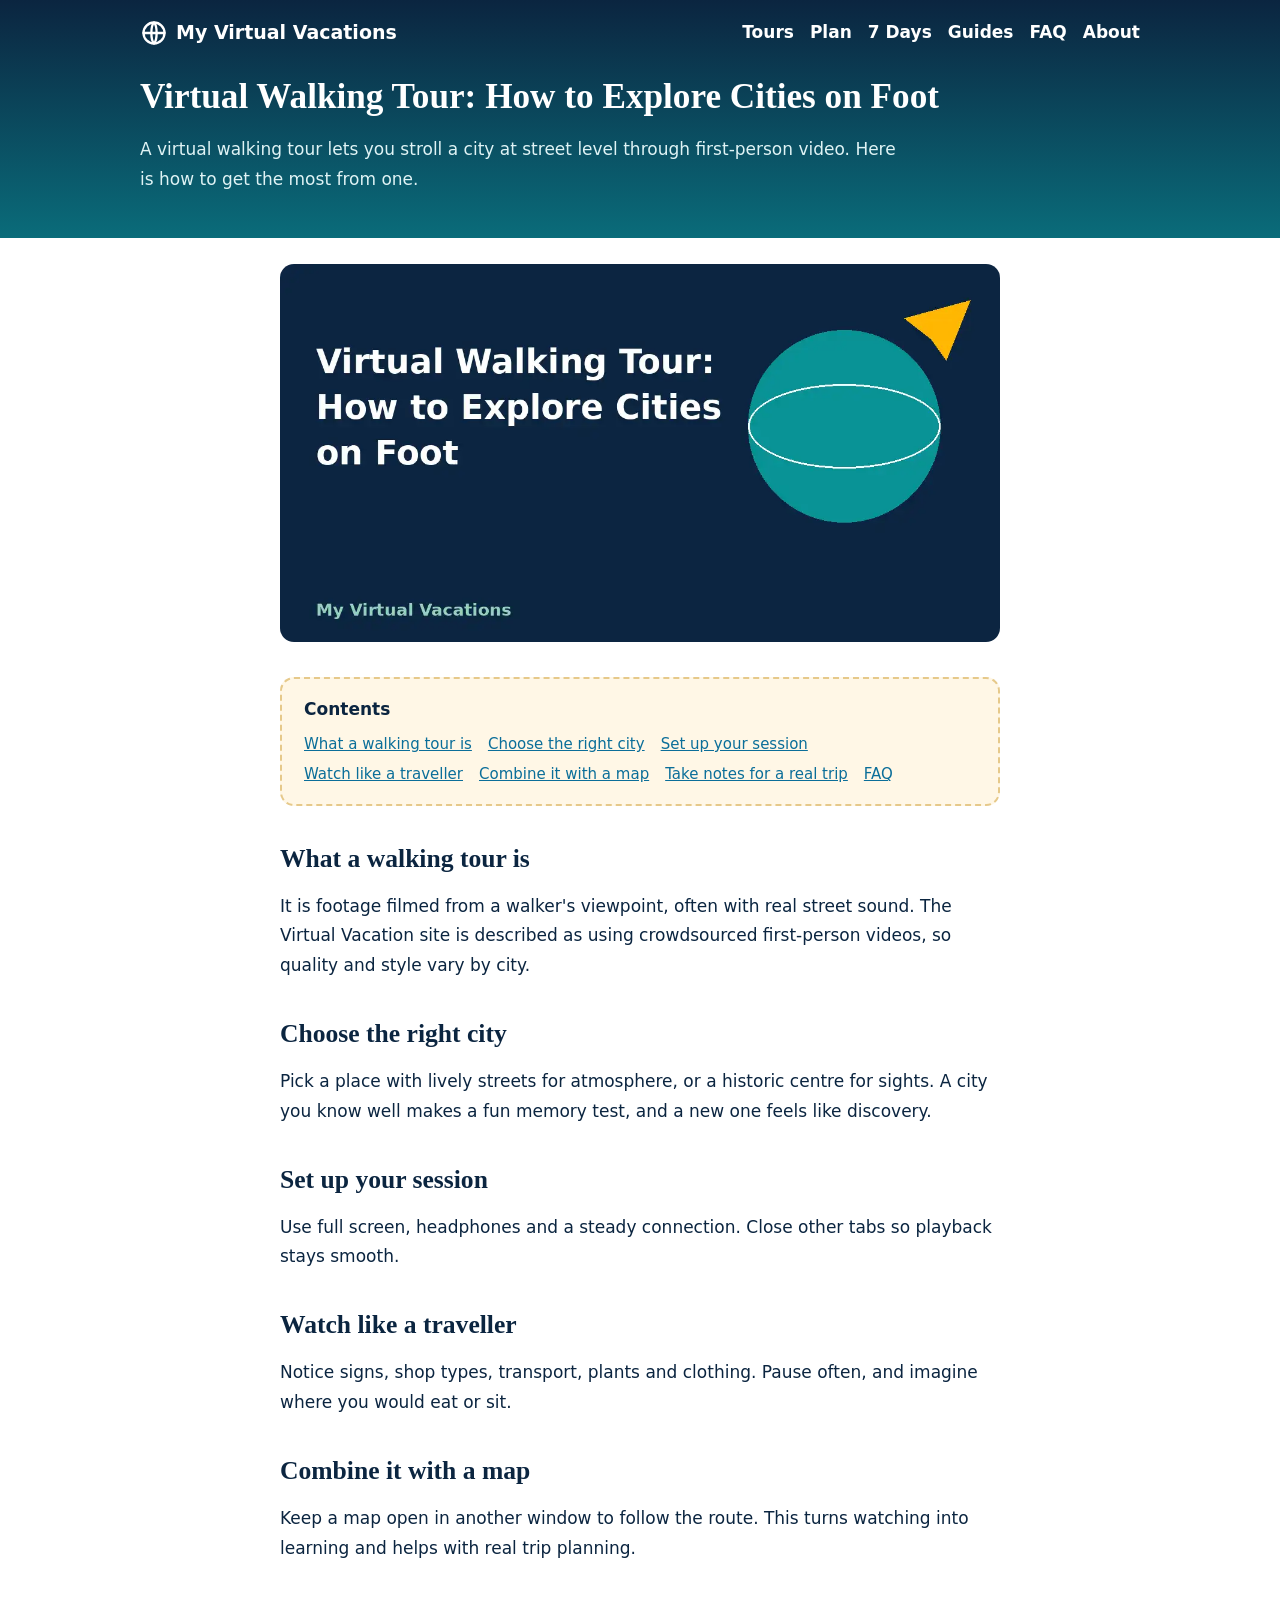
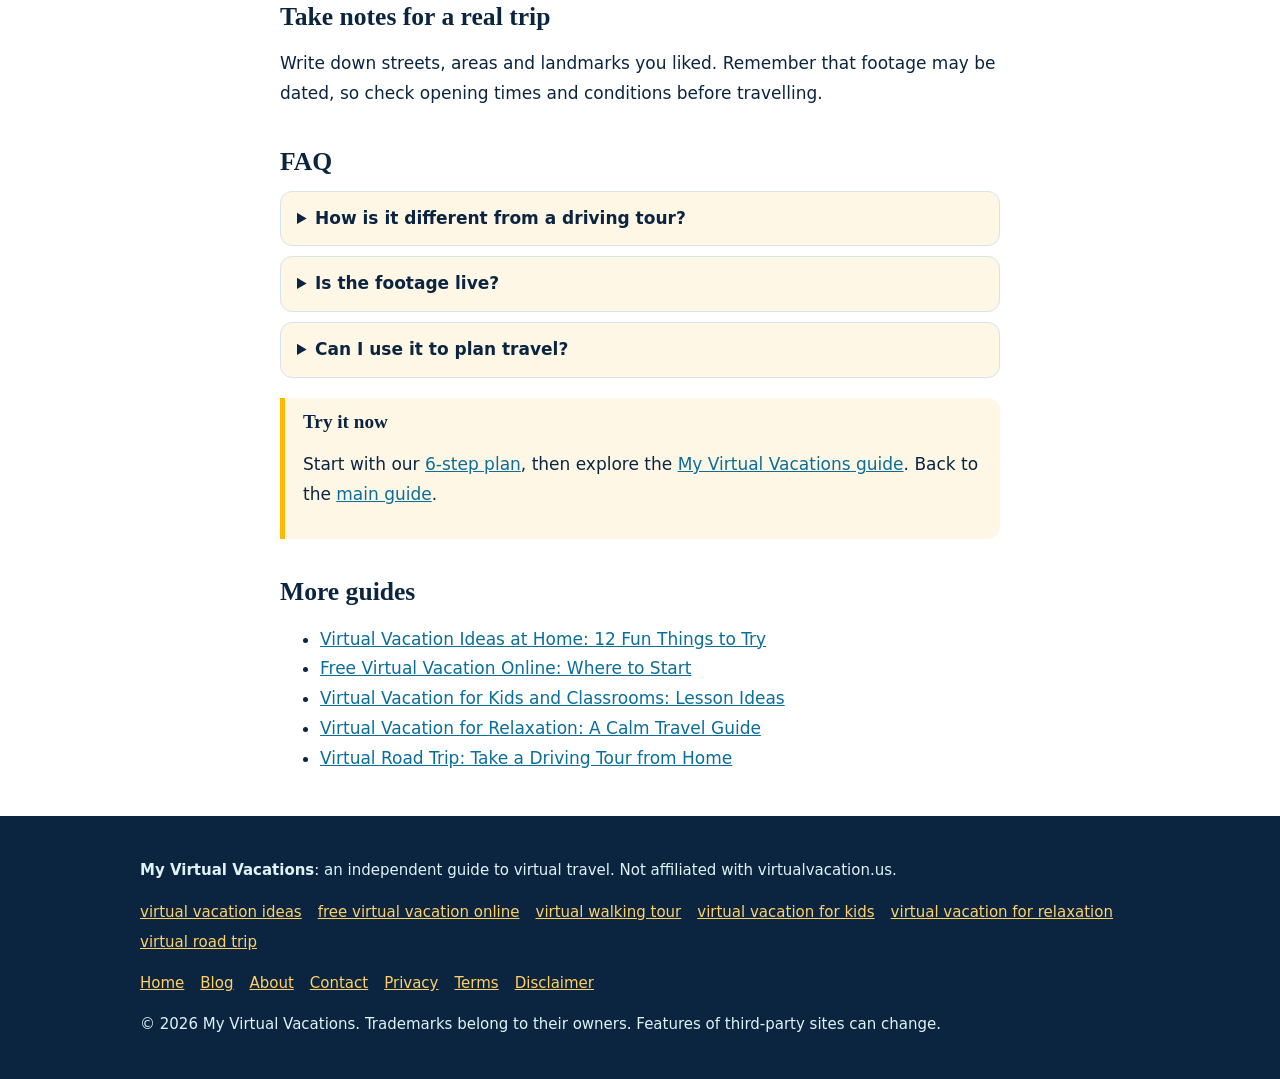
<file: blog/virtual-walking-tour-cities/index.html>
<!doctype html><html lang="en"><head><meta charset="utf-8"><meta name="viewport" content="width=device-width,initial-scale=1,viewport-fit=cover"><meta name="google-site-verification" content="3ExGo9vRrgwkmXlETadLTEemdp4cSYKHnnXn-YTymM0" />
<title>Virtual Walking Tour: How to Explore Cities on Foot</title><meta name="description" content="A virtual walking tour lets you stroll a city at street level through first-person video. Here is how to get the most from one. Independent guide with."><meta name="robots" content="index,follow,max-snippet:-1,max-image-preview:large"><meta name="theme-color" content="#0b2540"><link rel="canonical" href="https://myvirtualvacations.com/blog/virtual-walking-tour-cities/"><link rel="alternate" hreflang="en" href="https://myvirtualvacations.com/blog/virtual-walking-tour-cities/"><link rel="alternate" hreflang="x-default" href="https://myvirtualvacations.com/blog/virtual-walking-tour-cities/">
<link rel="icon" type="image/svg+xml" href="/favicon.svg"><link rel="icon" type="image/png" sizes="192x192" href="/icon-192.png"><link rel="apple-touch-icon" href="/apple-touch-icon.png"><link rel="manifest" href="/manifest.webmanifest">
<meta property="og:type" content="website"><meta property="og:site_name" content="My Virtual Vacations"><meta property="og:title" content="Virtual Walking Tour: How to Explore Cities on Foot"><meta property="og:description" content="A virtual walking tour lets you stroll a city at street level through first-person video. Here is how to get the most from one. Independent guide with."><meta property="og:url" content="https://myvirtualvacations.com/blog/virtual-walking-tour-cities/"><meta property="og:image" content="https://myvirtualvacations.com/og-image.png"><meta property="og:image:width" content="1200"><meta property="og:image:height" content="630"><meta property="og:image:alt" content="Virtual vacation guide with globe and airplane"><meta property="og:locale" content="en_US">
<meta name="twitter:card" content="summary_large_image"><meta name="twitter:title" content="Virtual Walking Tour: How to Explore Cities on Foot"><meta name="twitter:description" content="A virtual walking tour lets you stroll a city at street level through first-person video. Here is how to get the most from one. Independent guide with."><meta name="twitter:image" content="https://myvirtualvacations.com/og-image.png">
<link rel="stylesheet" href="/assets/style.css"><script type="application/ld+json">{"@context": "https://schema.org", "@graph": [{"@type": "WebSite", "@id": "https://myvirtualvacations.com/#site", "url": "https://myvirtualvacations.com/", "name": "My Virtual Vacations", "inLanguage": "en"}, {"@type": "Organization", "@id": "https://myvirtualvacations.com/#org", "name": "My Virtual Vacations", "url": "https://myvirtualvacations.com/", "logo": {"@type": "ImageObject", "url": "https://myvirtualvacations.com/icon-512.png", "width": 512, "height": 512}, "email": "contact@myvirtualvacations.com"}, {"@type": "WebPage", "@id": "https://myvirtualvacations.com/blog/virtual-walking-tour-cities/#page", "url": "https://myvirtualvacations.com/blog/virtual-walking-tour-cities/", "name": "Virtual Walking Tour: How to Explore Cities on Foot", "description": "A virtual walking tour lets you stroll a city at street level through first-person video. Here is how to get the most from one. Independent guide with.", "isPartOf": {"@id": "https://myvirtualvacations.com/#site"}, "inLanguage": "en", "primaryImageOfPage": {"@type": "ImageObject", "url": "https://myvirtualvacations.com/og-image.png"}}, {"@type": "BreadcrumbList", "itemListElement": [{"@type": "ListItem", "position": 1, "name": "Home", "item": "https://myvirtualvacations.com/"}, {"@type": "ListItem", "position": 2, "name": "Virtual Walking Tour: How to Explore Cities on Foot", "item": "https://myvirtualvacations.com/blog/virtual-walking-tour-cities/"}]}, {"@type": "Article", "headline": "Virtual Walking Tour: How to Explore Cities on Foot", "mainEntityOfPage": "https://myvirtualvacations.com/blog/virtual-walking-tour-cities/", "image": "https://myvirtualvacations.com/assets/img/virtual-walking-tour-cities.webp", "author": {"@type": "Organization", "name": "My Virtual Vacations"}, "publisher": {"@id": "https://myvirtualvacations.com/#org"}, "dateModified": "2026-10-18"}, {"@type": "FAQPage", "mainEntity": [{"@type": "Question", "name": "How is it different from a driving tour?", "acceptedAnswer": {"@type": "Answer", "text": "Walking is slower and at street level, so you notice more detail."}}, {"@type": "Question", "name": "Is the footage live?", "acceptedAnswer": {"@type": "Answer", "text": "Usually not; live cams are a separate feature."}}, {"@type": "Question", "name": "Can I use it to plan travel?", "acceptedAnswer": {"@type": "Answer", "text": "Yes, as a first look, not a final source."}}]}]}</script></head><body><a class="skip" href="#main">Skip to content</a><header class="ph"><div class="w"><div class="top"><a class="br" href="/" aria-label="My Virtual Vacations home"><svg class="ic" viewBox="0 0 24 24" aria-hidden="true"><circle cx="12" cy="12" r="9"/><path d="M3 12h18M12 3c3 3 3 15 0 18M12 3c-3 3-3 15 0 18"/></svg>My Virtual Vacations</a><nav aria-label="Primary"><a href="/#tours">Tours</a><a href="/#plan">Plan</a><a href="/#week">7 Days</a><a href="/blog/">Guides</a><a href="/#faq">FAQ</a><a href="/about/">About</a></nav></div><h1>Virtual Walking Tour: How to Explore Cities on Foot</h1><p>A virtual walking tour lets you stroll a city at street level through first-person video. Here is how to get the most from one.</p></div></header><main id="main"><div class="post"><img src='/assets/img/virtual-walking-tour-cities.webp' width='1200' height='630' alt='Cover: Virtual Walking Tour: How to Explore Cities on Foot' decoding='async'><nav class='toc' aria-label='Table of contents'><strong>Contents</strong><ul><li><a href='#s0'>What a walking tour is</a></li><li><a href='#s1'>Choose the right city</a></li><li><a href='#s2'>Set up your session</a></li><li><a href='#s3'>Watch like a traveller</a></li><li><a href='#s4'>Combine it with a map</a></li><li><a href='#s5'>Take notes for a real trip</a></li><li><a href='#faq'>FAQ</a></li></ul></nav><h2 id='s0'>What a walking tour is</h2><p>It is footage filmed from a walker's viewpoint, often with real street sound. The Virtual Vacation site is described as using crowdsourced first-person videos, so quality and style vary by city.</p><h2 id='s1'>Choose the right city</h2><p>Pick a place with lively streets for atmosphere, or a historic centre for sights. A city you know well makes a fun memory test, and a new one feels like discovery.</p><h2 id='s2'>Set up your session</h2><p>Use full screen, headphones and a steady connection. Close other tabs so playback stays smooth.</p><h2 id='s3'>Watch like a traveller</h2><p>Notice signs, shop types, transport, plants and clothing. Pause often, and imagine where you would eat or sit.</p><h2 id='s4'>Combine it with a map</h2><p>Keep a map open in another window to follow the route. This turns watching into learning and helps with real trip planning.</p><h2 id='s5'>Take notes for a real trip</h2><p>Write down streets, areas and landmarks you liked. Remember that footage may be dated, so check opening times and conditions before travelling.</p><h2 id='faq'>FAQ</h2><details><summary>How is it different from a driving tour?</summary><p>Walking is slower and at street level, so you notice more detail.</p></details><details><summary>Is the footage live?</summary><p>Usually not; live cams are a separate feature.</p></details><details><summary>Can I use it to plan travel?</summary><p>Yes, as a first look, not a final source.</p></details><div class='box'><h2>Try it now</h2><p>Start with our <a href='/#plan'>6-step plan</a>, then explore the <a href='https://myvirtualvacations.com/'>My Virtual Vacations guide</a>. Back to the <a href='/'>main guide</a>.</p></div><h2>More guides</h2><ul><li><a href='/blog/virtual-vacation-ideas-at-home/'>Virtual Vacation Ideas at Home: 12 Fun Things to Try</a></li><li><a href='/blog/free-virtual-vacation-online/'>Free Virtual Vacation Online: Where to Start</a></li><li><a href='/blog/virtual-vacation-for-kids-classroom/'>Virtual Vacation for Kids and Classrooms: Lesson Ideas</a></li><li><a href='/blog/virtual-vacation-relaxation-seniors/'>Virtual Vacation for Relaxation: A Calm Travel Guide</a></li><li><a href='/blog/virtual-road-trip-driving-tour/'>Virtual Road Trip: Take a Driving Tour from Home</a></li></ul></div></main><footer><div class="w"><p><strong>My Virtual Vacations</strong>: an independent guide to virtual travel. Not affiliated with virtualvacation.us.</p><ul><li><a href="/blog/virtual-vacation-ideas-at-home/">virtual vacation ideas</a></li><li><a href="/blog/free-virtual-vacation-online/">free virtual vacation online</a></li><li><a href="/blog/virtual-walking-tour-cities/">virtual walking tour</a></li><li><a href="/blog/virtual-vacation-for-kids-classroom/">virtual vacation for kids</a></li><li><a href="/blog/virtual-vacation-relaxation-seniors/">virtual vacation for relaxation</a></li><li><a href="/blog/virtual-road-trip-driving-tour/">virtual road trip</a></li></ul><ul><li><a href="/">Home</a></li><li><a href="/blog/">Blog</a></li><li><a href="/about/">About</a></li><li><a href="/contact/">Contact</a></li><li><a href="/privacy-policy/">Privacy</a></li><li><a href="/terms-of-use/">Terms</a></li><li><a href="/disclaimer/">Disclaimer</a></li></ul><p>© 2026 My Virtual Vacations. Trademarks belong to their owners. Features of third-party sites can change.</p></div></footer><div class="sticky"><a class="btn" href="https://myvirtualvacations.com/">Start Virtual Vacation</a></div><script src="/assets/site.js" defer></script></body></html>
</file>
<file: assets/style.css>
:root{--ink:#0b2540;--sea:#0a9396;--sun:#ffb703;--cor:#ef476f;--sand:#fff7e6;--mu:#4b5d70}
*{box-sizing:border-box}html{scroll-behavior:smooth}
body{margin:0;font:17px/1.75 system-ui,-apple-system,"Segoe UI",Roboto,sans-serif;color:var(--ink);background:#fff}
a{color:#0b6e99}a:focus-visible,summary:focus-visible{outline:3px solid var(--cor);outline-offset:2px}
.w{max-width:1040px;margin:0 auto;padding:0 20px}.n{max-width:760px}
h1,h2{font-family:Georgia,serif;line-height:1.2}h1{font-size:2.6rem;margin:.3em 0}h2{font-size:1.9rem;margin:0 0 .5em}h3{margin:.2em 0}
section{padding:54px 0}.ic{width:28px;height:28px;fill:none;stroke:currentColor;stroke-width:2;stroke-linecap:round;stroke-linejoin:round}
.btn{display:inline-block;background:var(--sun);color:var(--ink);padding:13px 28px;border-radius:50px;font-weight:800;text-decoration:none;box-shadow:0 4px 0 #b07d00}.btn.o{background:transparent;color:#fff;border:2px solid #fff;box-shadow:none;margin-left:8px}
.hero{background:linear-gradient(180deg,#0b2540,#0a6c7a 70%,#ffb703);color:#fff;padding-bottom:0;position:relative;overflow:hidden}
.top{display:flex;justify-content:space-between;align-items:center;padding:16px 0}.top a{color:#fff;text-decoration:none;font-weight:700;margin-left:16px}.top .br{margin:0;display:flex;gap:8px;align-items:center;font-size:19px}
.hg{display:grid;grid-template-columns:1.2fr .8fr;gap:30px;align-items:center;padding-bottom:30px}.hero p{color:#dff3f5}.hero svg.art{width:100%;height:auto}
.pills{display:flex;flex-wrap:wrap;gap:8px;list-style:none;padding:0}.pills li{background:#ffffff26;border-radius:30px;padding:5px 14px;font-size:14px;font-weight:700}
.band{background:var(--ink);color:#fff;padding:20px 0}.band ul{display:grid;grid-template-columns:repeat(auto-fit,minmax(150px,1fr));gap:10px;list-style:none;padding:0;margin:0;text-align:center}.band b{display:block;font-size:1.7rem;color:var(--sun)}
.toc{background:var(--sand);border:2px dashed #e6c98a;border-radius:14px;padding:16px 22px;margin:26px auto}.toc ul{display:flex;flex-wrap:wrap;gap:4px 16px;list-style:none;padding:0;margin:6px 0 0;font-size:15px}
.g3{display:grid;grid-template-columns:repeat(auto-fit,minmax(230px,1fr));gap:16px}.c,.tc{background:#fff;border:1px solid #d6e4ec;border-radius:16px;padding:18px;text-decoration:none;color:var(--ink)}.c .ic,.tc .ic{color:var(--sea);margin-bottom:6px}.c p,.tc p{margin:0;font-size:15px;color:var(--mu)}.tc span{font-weight:800;color:var(--cor)}.tc:hover{border-color:var(--sea);transform:translateY(-3px)}
.s1{background:var(--sand)}
.s2{background:#e7f7f6}
.s3{background:linear-gradient(135deg,#fff,#eaf4ff)}
.s4{background:#0a6c7a;color:#fff}.s4 a{color:#ffd166}.path svg{width:100%;height:60px}
.s5{background:#2b2d42;color:#fff}.s5 a{color:#ffd166;}.s5 .n{border-left:6px dashed var(--sun);padding-left:20px}
.s6{background:linear-gradient(180deg,#8ecae6,#fff)}
.s7{background:#1b1b2f;color:#fff}.s7 a{color:#7cf2e6}.live{display:inline-flex;gap:8px;align-items:center;background:var(--cor);padding:4px 14px;border-radius:6px;font-weight:800}.live i{width:10px;height:10px;border-radius:50%;background:#fff}
.s8{background:#fff;border-top:14px solid #c8a97e;border-bottom:14px solid #c8a97e}
.s9{background:#f3ece2}
.s10{background:var(--cor);color:#fff}.s10 a{color:#fff;font-weight:800}
.s11{background:#fff0d9}.stp{display:grid;grid-template-columns:repeat(auto-fit,minmax(200px,1fr));gap:14px;padding:0;list-style:none;counter-reset:s}.stp li{counter-increment:s;background:#fff;border-radius:12px;padding:16px;position:relative;box-shadow:0 3px 0 #e6c98a}.stp li::before{content:counter(s);display:block;width:30px;height:30px;background:var(--ink);color:#fff;border-radius:50%;text-align:center;line-height:30px;font-weight:800}.stp span{display:block;font-size:15px;color:var(--mu)}
.s12{background:var(--ink);color:#fff}.wk{display:grid;grid-template-columns:repeat(auto-fit,minmax(130px,1fr));gap:10px}.wk div{background:#ffffff14;border-top:4px solid var(--sun);border-radius:10px;padding:12px}.wk small{color:var(--sun);font-weight:800}.wk b{display:block}.wk span{font-size:14px;color:#c7d6e4}
.s13{background:#fff}.s13 .c{border-left:6px solid var(--cor)}
.s14{background:#e8f5e9}.chk{list-style:none;padding:0}.chk li::before{content:"✔ ";color:#2e7d32;font-weight:800}
.s15{background:#fff}table{width:100%;border-collapse:collapse;min-width:520px}td,th{border:1px solid #d6e4ec;padding:10px 12px;text-align:left}th{background:var(--sea);color:#fff}.sc{overflow-x:auto}
.s16{background:linear-gradient(135deg,#cdb4db,#a2d2ff)}
.s17{background:#fffbe6;border-top:6px solid var(--sun)}
.s18{background:#102a43;color:#fff}.s18 a{color:#7cf2e6}
.s19{background:#f0f4f8}.tags{display:flex;flex-wrap:wrap;gap:10px}.tags a{background:#fff;border:2px solid var(--sea);border-radius:30px;padding:6px 16px;text-decoration:none;font-weight:700;font-size:15px}
.s20{background:var(--sand)}.rt{display:flex;gap:16px;align-items:center;background:#fff;border-radius:14px;padding:16px 22px;box-shadow:0 4px 0 #e6c98a}.rt b{font-size:2.6rem}.stars{color:#f5b301;font-size:22px;letter-spacing:2px}.rt p{margin:0;font-size:15px}
.s21{background:#fff}details{background:var(--sand);border-radius:12px;padding:12px 16px;margin:10px 0}summary{cursor:pointer;font-weight:700}
.s22{background:linear-gradient(135deg,var(--sea),var(--ink));color:#fff;text-align:center}
footer{background:#06182b;color:#b7c8d8;padding:30px 0 70px;font-size:14px}footer a{color:#7cf2e6}
.sticky{display:none}
@media(max-width:700px){h1{font-size:1.8rem}h2{font-size:1.5rem}body{font-size:16px}.hg{grid-template-columns:1fr}.top nav{display:none}.btn.o{margin:10px 0 0}section{padding:38px 0}.s5 .n{padding-left:12px}.sticky{display:block;position:fixed;left:0;right:0;bottom:0;padding:10px 14px calc(10px + env(safe-area-inset-bottom));background:#fff;border-top:1px solid #d6e4ec;z-index:9}.sticky .btn{display:block;text-align:center}}
@media(prefers-reduced-motion:reduce){html{scroll-behavior:auto}.tc{transition:none}}

.ph{background:linear-gradient(180deg,#0b2540,#0a6c7a);color:#fff;padding-bottom:26px}.ph h1{color:#fff;font-size:2.2rem}.ph p{color:#dff3f5;max-width:760px}
.post{max-width:760px;margin:0 auto;padding:26px 20px}.post h2{font-size:1.6rem;margin-top:1.5em}.post img{width:100%;height:auto;border-radius:14px}
.box{background:var(--sand);border-left:5px solid var(--sun);border-radius:0 12px 12px 0;padding:12px 18px;margin:20px 0}.box h2{font-size:1.2rem;margin:0}
details{border:1px solid #d6e4ec;border-radius:12px;padding:12px 16px;margin:10px 0}summary{cursor:pointer;font-weight:700}
.sc{overflow-x:auto}table{width:100%;border-collapse:collapse;min-width:520px}td,th{border:1px solid #94a3b8;padding:8px 12px;text-align:left}th{background:#e7f7f6}
dt{font-weight:800;margin-top:.7em}dd{margin:0}.c img{width:100%;height:auto;border-radius:10px;margin-bottom:8px}
footer{background:#0b2540;color:#dff3f5;padding:26px 0;font-size:15px}footer a{color:#ffd166}footer ul{list-style:none;padding:0;display:flex;flex-wrap:wrap;gap:4px 16px}
.skip{position:absolute;left:-999px;background:#fff;color:#000;padding:8px}.skip:focus{left:8px;top:8px;z-index:99}
.sticky{display:none}@media(max-width:700px){.sticky{display:block;position:fixed;left:10px;right:10px;bottom:10px;text-align:center;z-index:50}body{padding-bottom:70px}}
</file>
